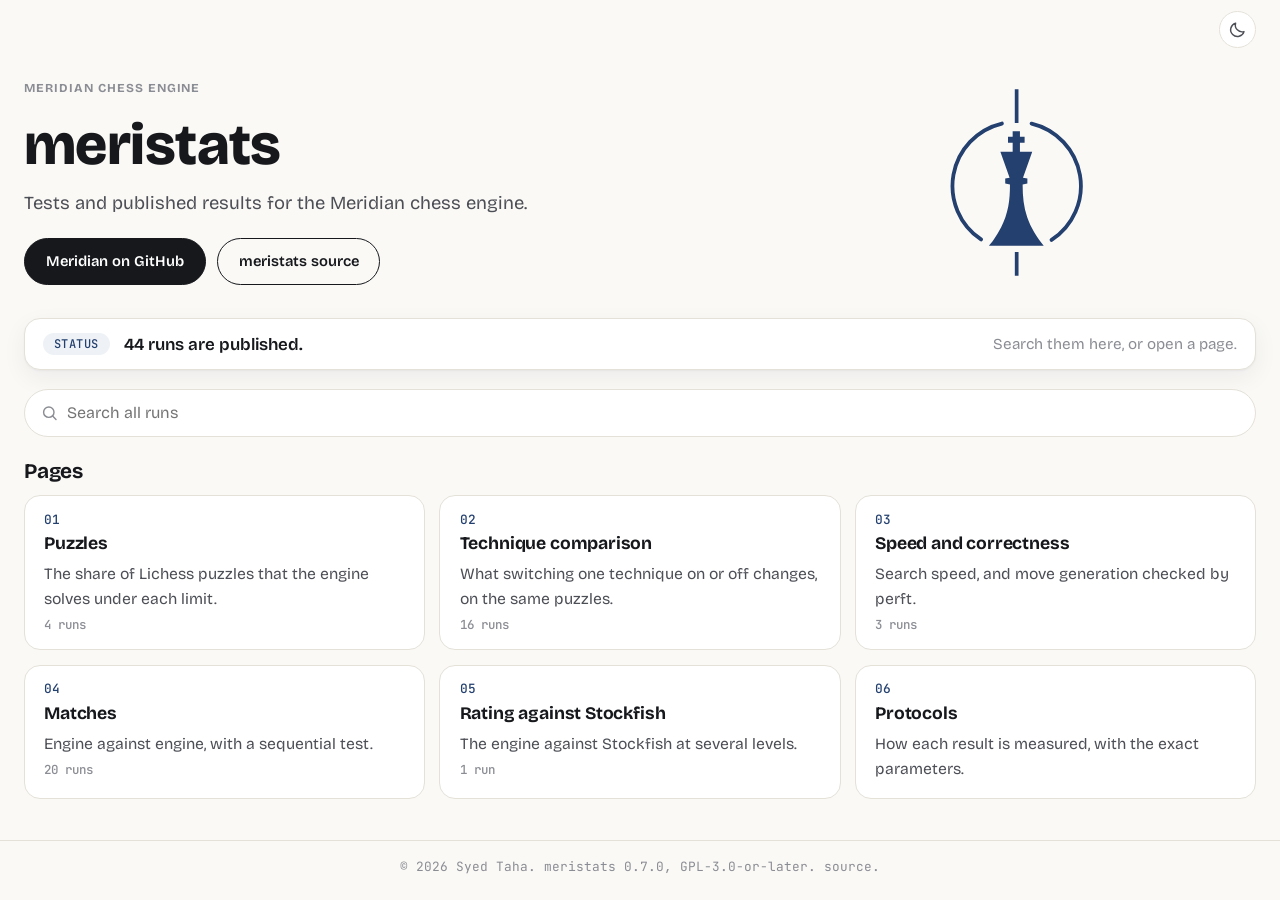
<file: index.html>
<!doctype html>
<html lang="en" data-theme="light" data-pref="system">
<head>
  <meta charset="utf-8">
  <meta name="viewport" content="width=device-width, initial-scale=1">
  <title>meristats</title>
  <meta name="description" content="Tests and published results for the Meridian chess engine.">
  <link rel="icon" href="assets/favicon.svg?v=4" type="image/svg+xml">
  <script>
    (function () {
      try {
        var pref = localStorage.getItem("theme-preference") || "system";
        var dark = pref === "dark" || (pref === "system" && window.matchMedia("(prefers-color-scheme: dark)").matches);
        document.documentElement.setAttribute("data-theme", dark ? "dark" : "light");
        document.documentElement.setAttribute("data-pref", pref);
      } catch (e) {}
    })();
  </script>
  <link rel="preconnect" href="https://fonts.googleapis.com">
  <link rel="preconnect" href="https://fonts.gstatic.com" crossorigin>
  <link href="https://fonts.googleapis.com/css2?family=Bricolage+Grotesque:opsz,wght@12..96,400;12..96,500;12..96,600;12..96,700;12..96,800&amp;family=JetBrains+Mono:wght@400;500&amp;display=swap" rel="stylesheet">
  <link rel="stylesheet" href="assets/style.css">
</head>
<body>
  <svg width="0" height="0" style="position:absolute" aria-hidden="true">
    <symbol id="mark" viewBox="38 20 62 90">
      <g fill="none" stroke="currentColor"><path stroke-width="1.6" d="M69.43 24.85V39.5M69.45 95.32V105.52"/><path stroke-width="1.64" stroke-linecap="round" d="M54.03 89.84A27.78 27.78 0 0 1 63.04 39.7M75.91 39.71A27.78 27.78 0 0 1 84.55 90.05"/></g>
      <path fill="currentColor" fill-rule="evenodd" d="M67.71 43L70.86 43L70.86 45.41L72.88 45.41L72.88 48L70.86 48L70.86 51.94L76.18 51.94L72.18 63.14L74.08 63.44L74.08 65.7L72.03 66.1L72.03 66.27C72.03 70.98 72.48 75.81 74.01 80.27C75.55 84.77 78.19 88.9 81.16 92.61L57.41 92.61C57.5 92.5 57.59 92.39 57.68 92.27C57.86 92.05 58.05 91.83 58.22 91.61C58.66 91.06 59.08 90.51 59.48 89.94C60.7 88.25 61.8 86.47 62.73 84.61C64.15 81.77 65.19 78.72 65.8 75.6C66.39 72.54 66.54 69.39 66.54 66.27L66.54 66.1L64.49 65.7L64.49 63.44L66.39 63.14L62.39 51.94L67.71 51.94L67.71 48L65.69 48L65.69 45.41L67.71 45.41L67.71 43Z"/>
    </symbol>
  </svg>

  <button class="theme-toggle" id="theme-toggle" type="button">
    <svg class="icon icon-sun" viewBox="0 0 24 24" fill="none" stroke="currentColor"
         stroke-width="1.8" stroke-linecap="round" aria-hidden="true">
      <circle cx="12" cy="12" r="4"/>
      <path d="M12 2v2M12 20v2M4.9 4.9l1.4 1.4M17.7 17.7l1.4 1.4M2 12h2M20 12h2M4.9 19.1l1.4-1.4M17.7 6.3l1.4-1.4"/>
    </svg>
    <svg class="icon icon-moon" viewBox="0 0 24 24" fill="none" stroke="currentColor"
         stroke-width="1.8" stroke-linecap="round" stroke-linejoin="round" aria-hidden="true">
      <path d="M20 14.5A8.5 8.5 0 0 1 9.5 4 8.5 8.5 0 1 0 20 14.5z"/>
    </svg>
  </button>

  <main>
    <div class="wrap">
      <section class="hero">
        <div>
          <p class="eyebrow">Meridian chess engine</p>
          <h1>meristats</h1>
          <p class="lede">Tests and published results for the Meridian chess engine.</p>
          <div class="actions">
            <a class="btn btn-fill" href="https://github.com/syedtaha22/meridian">Meridian on GitHub</a>
            <a class="btn btn-outline" href="https://github.com/syedtaha22/meristats">meristats source</a>
          </div>
        </div>
        <div class="emblem" aria-hidden="true">
          <svg class="mark" viewBox="0 0 62 90"><use href="#mark"/></svg>
        </div>
      </section>

      <section class="status" aria-label="Status">
        <span class="status-label">Status</span>
        <p>44 runs are published.</p>
        <span class="detail">Search them here, or open a page.</span>
      </section>

      <section class="site-search" aria-label="Search the runs">
        <label class="search big">
          <svg viewBox="0 0 24 24" fill="none" stroke="currentColor" stroke-width="1.8"
               stroke-linecap="round" aria-hidden="true"><circle cx="11" cy="11" r="6.5"/><path d="M20 20l-4.2-4.2"/></svg>
          <input type="search" id="site-search" placeholder="Search all runs" aria-label="Search all runs">
        </label>
        <ul class="hits" id="site-hits" hidden></ul>
        <script type="application/json" id="site-index">[{"label": "1.0.0 against 0.5.0, 50 ms", "page": "Matches", "href": "matches#run-20261018t182448z-match-f1946d27", "grade": "verified", "text": "score 51.2%"}, {"label": "1.6.0 against 1.5.0, 50 ms", "page": "Matches", "href": "matches#run-20261106t135154z-match-68600c78", "grade": "verified", "text": "score 62.7%"}, {"label": "1.6.0 against 1.5.0, 50000 nodes", "page": "Matches", "href": "matches#run-20261106t135108z-match-66726b84", "grade": "verified", "text": "score 74.7%"}, {"label": "Cycle 2026-10-31 07:12 UTC", "page": "Matches", "href": "matches#run-20261031t074236z-match-cded1bf4", "grade": "verified", "text": "score 50.0%"}, {"label": "Cycle 2026-10-31 07:53 UTC", "page": "Matches", "href": "matches#run-20261031t091415z-match-72ed38ac", "grade": "verified", "text": "score 52.3%"}, {"label": "Cycle 2026-10-31 09:33 UTC", "page": "Matches", "href": "matches#run-20261031t105452z-match-0deec538", "grade": "verified", "text": "score 50.4%"}, {"label": "Cycle 2026-10-31 11:22 UTC", "page": "Matches", "href": "matches#run-20261031t132325z-match-2d2e5eb8", "grade": "verified", "text": "score 51.5%"}, {"label": "Cycle 2026-10-31 13:35 UTC", "page": "Matches", "href": "matches#run-20261031t153736z-match-741cff99", "grade": "verified", "text": "score 50.6%"}, {"label": "Cycle 2026-10-31 16:04 UTC", "page": "Matches", "href": "matches#run-20261031t173359z-match-c02e7801", "grade": "verified", "text": "score 50.0%"}, {"label": "Cycle 2026-10-31 19:25 UTC", "page": "Matches", "href": "matches#run-20261031t233842z-match-04987590", "grade": "verified", "text": "score 52.0%"}, {"label": "Cycle 2026-10-31 23:46 UTC", "page": "Matches", "href": "matches#run-20261101t032616z-match-34f78bde", "grade": "verified", "text": "score 50.6%"}, {"label": "Cycle 2026-11-01 21:53 UTC", "page": "Matches", "href": "matches#run-20261102t035633z-match-141a6223", "grade": "verified", "text": "score 51.2%"}, {"label": "Night 2026-10-23", "page": "Matches", "href": "matches#run-20261023t183941z-match-1b5821c5", "grade": "verified", "text": "score 50.2%"}, {"label": "Night 2026-10-24", "page": "Matches", "href": "matches#run-20261024t184156z-match-02d8e446", "grade": "verified", "text": "score 50.0%"}, {"label": "Night 2026-10-25", "page": "Matches", "href": "matches#run-20261025t202805z-match-99c91e0c", "grade": "verified", "text": "score 50.7%"}, {"label": "Night 2026-10-26", "page": "Matches", "href": "matches#run-20261026t195313z-match-e954d20e", "grade": "verified", "text": "score 51.5%"}, {"label": "Night 2026-10-27", "page": "Matches", "href": "matches#run-20261027t191902z-match-87774a03", "grade": "verified", "text": "score 51.5%"}, {"label": "Night 2026-10-28", "page": "Matches", "href": "matches#run-20261028t193620z-match-05943cf2", "grade": "verified", "text": "score 49.3%"}, {"label": "Night 2026-10-29", "page": "Matches", "href": "matches#run-20261029t201250z-match-956701aa", "grade": "verified", "text": "score 49.4%"}, {"label": "Night 2026-10-30", "page": "Matches", "href": "matches#run-20261030t200240z-match-7c77ffd9", "grade": "verified", "text": "score 49.5%"}, {"label": "Perft", "page": "Speed and correctness", "href": "speed#run-20261018t152122z-rules-3f83bc41", "grade": "verified", "text": "all counts correct yes"}, {"label": "Search, depths 1 to 6", "page": "Speed and correctness", "href": "speed#run-20261018t152255z-search-nodes-9d7ae7a3", "grade": "verified", "text": "search-nodes"}, {"label": "Search, depths 7 to 10", "page": "Speed and correctness", "href": "speed#run-20261018t152409z-search-nodes-a43f69e9", "grade": "verified", "text": "search-nodes"}, {"label": "20,000 nodes", "page": "Puzzles", "href": "steps#run-20261018t152925z-puzzles-1d60cea0", "grade": "verified", "text": "solved 93.3%"}, {"label": "20,000 nodes, 200,000 puzzles (base of the techniques)", "page": "Puzzles", "href": "steps#run-20261018t194649z-puzzles-65e441ed", "grade": "verified", "text": "solved 93.4%"}, {"label": "50 ms per move", "page": "Puzzles", "href": "steps#run-20261018t173114z-puzzles-7a3c11c3", "grade": "verified", "text": "solved 96.2%"}, {"label": "Depth 6", "page": "Puzzles", "href": "steps#run-20261018t160546z-puzzles-5a108ba8", "grade": "verified", "text": "solved 92.8%"}, {"label": "1.0.0 against Stockfish 19, 1 s", "page": "Rating against Stockfish", "href": "stockfish#run-20261018t183852z-ladder-7d3cb442", "grade": "verified", "text": "rating 3005"}, {"label": "network+aspiration=0", "page": "Technique comparison", "href": "techniques#run-20261018t224620z-compare-8ee31762", "grade": "verified", "text": "change -0.16 points"}, {"label": "network+check_extension=0", "page": "Technique comparison", "href": "techniques#run-20261018t224621z-compare-43d4dc48", "grade": "verified", "text": "change -0.77 points"}, {"label": "network+correction_history=0", "page": "Technique comparison", "href": "techniques#run-20261018t224611z-compare-a7aad0cd", "grade": "verified", "text": "change +0.01 points"}, {"label": "network+counter_history=0", "page": "Technique comparison", "href": "techniques#run-20261018t224622z-compare-3dff963c", "grade": "verified", "text": "change -0.04 points"}, {"label": "network+delta_pruning", "page": "Technique comparison", "href": "techniques#run-20261018t224618z-compare-e5a23eac", "grade": "verified", "text": "change +0.04 points"}, {"label": "network+futility=0", "page": "Technique comparison", "href": "techniques#run-20261018t224604z-compare-b73b7eed", "grade": "verified", "text": "change -1.09 points"}, {"label": "network+iir", "page": "Technique comparison", "href": "techniques#run-20261018t224615z-compare-4460bd79", "grade": "verified", "text": "change -0.01 points"}, {"label": "network+killers_history=0", "page": "Technique comparison", "href": "techniques#run-20261018t224624z-compare-b60c06b8", "grade": "verified", "text": "change -1.20 points"}, {"label": "network+late_move_pruning", "page": "Technique comparison", "href": "techniques#run-20261018t224614z-compare-9585ccb8", "grade": "verified", "text": "change +0.22 points"}, {"label": "network+lmr=0", "page": "Technique comparison", "href": "techniques#run-20261018t224607z-compare-8537a32d", "grade": "verified", "text": "change -0.28 points"}, {"label": "network+null_move=0", "page": "Technique comparison", "href": "techniques#run-20261018t224605z-compare-d4132e81", "grade": "verified", "text": "change -0.15 points"}, {"label": "network+probcut=0", "page": "Technique comparison", "href": "techniques#run-20261018t224610z-compare-2f13327e", "grade": "verified", "text": "change -0.05 points"}, {"label": "network+razoring", "page": "Technique comparison", "href": "techniques#run-20261018t224613z-compare-0404643a", "grade": "verified", "text": "change -0.30 points"}, {"label": "network+reverse_futility=0", "page": "Technique comparison", "href": "techniques#run-20261018t224603z-compare-2b5d5ba0", "grade": "verified", "text": "change +0.13 points"}, {"label": "network+see=0", "page": "Technique comparison", "href": "techniques#run-20261018t224608z-compare-6f78f172", "grade": "verified", "text": "change -0.67 points"}, {"label": "network+singular", "page": "Technique comparison", "href": "techniques#run-20261018t224617z-compare-93c29048", "grade": "verified", "text": "change -0.02 points"}]</script>
      </section>

      <section aria-labelledby="pages">
        <h2 id="pages">Pages</h2>
        <div class="card-grid">
          <a class="card" href="steps"><div class="num">01</div><h3>Puzzles</h3><p>The share of Lichess puzzles that the engine solves under each limit.</p><span class="card-count">4 runs</span></a>
          <a class="card" href="techniques"><div class="num">02</div><h3>Technique comparison</h3><p>What switching one technique on or off changes, on the same puzzles.</p><span class="card-count">16 runs</span></a>
          <a class="card" href="speed"><div class="num">03</div><h3>Speed and correctness</h3><p>Search speed, and move generation checked by perft.</p><span class="card-count">3 runs</span></a>
          <a class="card" href="matches"><div class="num">04</div><h3>Matches</h3><p>Engine against engine, with a sequential test.</p><span class="card-count">20 runs</span></a>
          <a class="card" href="stockfish"><div class="num">05</div><h3>Rating against Stockfish</h3><p>The engine against Stockfish at several levels.</p><span class="card-count">1 run</span></a>
          <a class="card" href="protocols"><div class="num">06</div><h3>Protocols</h3><p>How each result is measured, with the exact parameters.</p></a>
        </div>
      </section>
    </div>

  </main>

  <footer class="site-footer">
    <div class="wrap">
      &copy; 2026 Syed Taha. meristats 0.7.0, GPL-3.0-or-later.
      <a href="https://github.com/syedtaha22/meristats">source</a>.
    </div>
  </footer>

  <script src="assets/site.js" defer></script>
  <script>
    (function () {
      var button = document.getElementById("theme-toggle");
      var media = window.matchMedia("(prefers-color-scheme: dark)");

      function read() {
        try { return localStorage.getItem("theme-preference") || "system"; } catch (e) { return "system"; }
      }

      function isDark(pref) {
        return pref === "dark" || (pref === "system" && media.matches);
      }

      function apply(pref) {
        var dark = isDark(pref);
        document.documentElement.setAttribute("data-theme", dark ? "dark" : "light");
        document.documentElement.setAttribute("data-pref", pref);
        button.setAttribute("aria-label", dark ? "Switch to light theme" : "Switch to dark theme");
      }

      button.addEventListener("click", function () {
        var next = isDark(read()) ? "light" : "dark";
        try { localStorage.setItem("theme-preference", next); } catch (e) {}
        apply(next);
      });

      media.addEventListener("change", function () {
        if (read() === "system") { apply("system"); }
      });

      apply(read());
    })();
  </script>
</body>
</html>
</file>
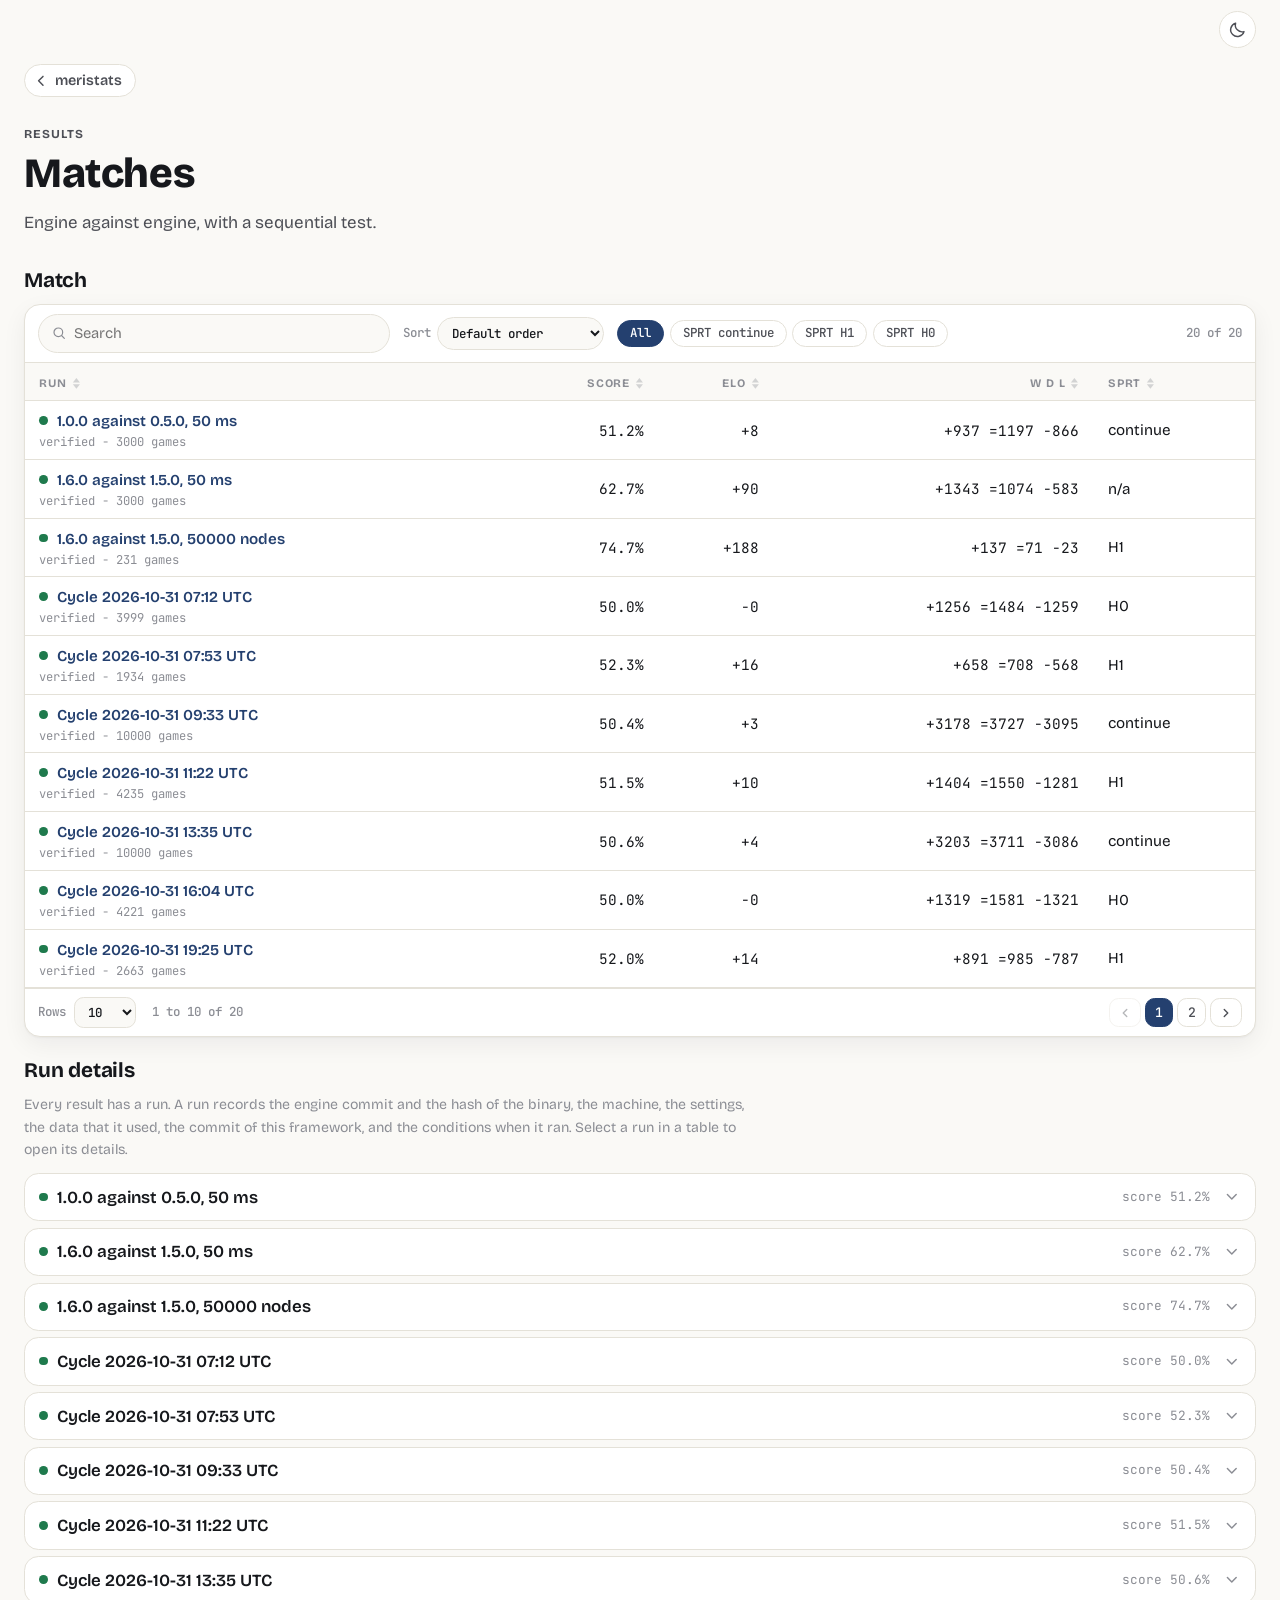
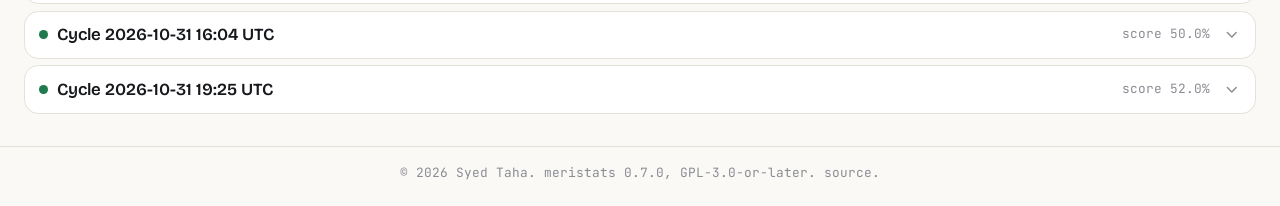
<file: matches.html>
<!doctype html>
<html lang="en" data-theme="light" data-pref="system">
<head>
  <meta charset="utf-8">
  <meta name="viewport" content="width=device-width, initial-scale=1">
  <title>Matches - meristats</title>
  <meta name="description" content="Engine against engine, with a sequential test.">
  <link rel="icon" href="assets/favicon.svg?v=4" type="image/svg+xml">
  <script>
    (function () {
      try {
        var pref = localStorage.getItem("theme-preference") || "system";
        var dark = pref === "dark" || (pref === "system" && window.matchMedia("(prefers-color-scheme: dark)").matches);
        document.documentElement.setAttribute("data-theme", dark ? "dark" : "light");
        document.documentElement.setAttribute("data-pref", pref);
      } catch (e) {}
    })();
  </script>
  <link rel="preconnect" href="https://fonts.googleapis.com">
  <link rel="preconnect" href="https://fonts.gstatic.com" crossorigin>
  <link href="https://fonts.googleapis.com/css2?family=Bricolage+Grotesque:opsz,wght@12..96,400;12..96,500;12..96,600;12..96,700;12..96,800&amp;family=JetBrains+Mono:wght@400;500&amp;display=swap" rel="stylesheet">
  <link rel="stylesheet" href="assets/style.css">
</head>
<body>
  <svg width="0" height="0" style="position:absolute" aria-hidden="true">
    <symbol id="mark" viewBox="38 20 62 90">
      <g fill="none" stroke="currentColor"><path stroke-width="1.6" d="M69.43 24.85V39.5M69.45 95.32V105.52"/><path stroke-width="1.64" stroke-linecap="round" d="M54.03 89.84A27.78 27.78 0 0 1 63.04 39.7M75.91 39.71A27.78 27.78 0 0 1 84.55 90.05"/></g>
      <path fill="currentColor" fill-rule="evenodd" d="M67.71 43L70.86 43L70.86 45.41L72.88 45.41L72.88 48L70.86 48L70.86 51.94L76.18 51.94L72.18 63.14L74.08 63.44L74.08 65.7L72.03 66.1L72.03 66.27C72.03 70.98 72.48 75.81 74.01 80.27C75.55 84.77 78.19 88.9 81.16 92.61L57.41 92.61C57.5 92.5 57.59 92.39 57.68 92.27C57.86 92.05 58.05 91.83 58.22 91.61C58.66 91.06 59.08 90.51 59.48 89.94C60.7 88.25 61.8 86.47 62.73 84.61C64.15 81.77 65.19 78.72 65.8 75.6C66.39 72.54 66.54 69.39 66.54 66.27L66.54 66.1L64.49 65.7L64.49 63.44L66.39 63.14L62.39 51.94L67.71 51.94L67.71 48L65.69 48L65.69 45.41L67.71 45.41L67.71 43Z"/>
    </symbol>
  </svg>

  <button class="theme-toggle" id="theme-toggle" type="button">
    <svg class="icon icon-sun" viewBox="0 0 24 24" fill="none" stroke="currentColor"
         stroke-width="1.8" stroke-linecap="round" aria-hidden="true">
      <circle cx="12" cy="12" r="4"/>
      <path d="M12 2v2M12 20v2M4.9 4.9l1.4 1.4M17.7 17.7l1.4 1.4M2 12h2M20 12h2M4.9 19.1l1.4-1.4M17.7 6.3l1.4-1.4"/>
    </svg>
    <svg class="icon icon-moon" viewBox="0 0 24 24" fill="none" stroke="currentColor"
         stroke-width="1.8" stroke-linecap="round" stroke-linejoin="round" aria-hidden="true">
      <path d="M20 14.5A8.5 8.5 0 0 1 9.5 4 8.5 8.5 0 1 0 20 14.5z"/>
    </svg>
  </button>

  <main>
<div class="wrap" id="top"><a class="back" href="./"><svg viewBox="0 0 24 24" fill="none" stroke="currentColor" stroke-width="2" stroke-linecap="round" stroke-linejoin="round" aria-hidden="true"><path d="M15 6l-6 6 6 6"/></svg>meristats</a><section class="page-head"><p class="eyebrow">Results</p><h1>Matches</h1><p>Engine against engine, with a sequential test.</p></section><section><h2>Match</h2><div class="panel" data-table><div class="toolbar"><label class="search"><svg viewBox="0 0 24 24" fill="none" stroke="currentColor" stroke-width="1.8" stroke-linecap="round" aria-hidden="true"><circle cx="11" cy="11" r="6.5"/><path d="M20 20l-4.2-4.2"/></svg><input type="search" placeholder="Search" aria-label="Search the table"></label><label class="sort"><span>Sort</span><select aria-label="Sort the table"><option value="">Default order</option><option value="0:asc">Run, A to Z</option><option value="0:desc">Run, Z to A</option><option value="1:asc">Score, low to high</option><option value="1:desc">Score, high to low</option><option value="2:asc">Elo, low to high</option><option value="2:desc">Elo, high to low</option><option value="3:asc">W D L, low to high</option><option value="3:desc">W D L, high to low</option><option value="4:asc">SPRT, A to Z</option><option value="4:desc">SPRT, Z to A</option></select></label><div class="chips" data-filter="group" role="group" aria-label="Test"><button type="button" class="chip on" data-value="">All</button><button type="button" class="chip" data-value="SPRT continue">SPRT continue</button><button type="button" class="chip" data-value="SPRT H1">SPRT H1</button><button type="button" class="chip" data-value="SPRT H0">SPRT H0</button></div><span class="count" aria-live="polite">20 of 20</span></div><div class="table-wrap"><table class="results"><thead><tr><th scope="col" data-sort="text" class=""><button type="button">Run<svg class="sort-icon" viewBox="0 0 10 14" aria-hidden="true"><path class="up" d="M5 1 9 6H1z"/><path class="down" d="M5 13 1 8h8z"/></svg></button></th><th scope="col" data-sort="num" class="num"><button type="button">Score<svg class="sort-icon" viewBox="0 0 10 14" aria-hidden="true"><path class="up" d="M5 1 9 6H1z"/><path class="down" d="M5 13 1 8h8z"/></svg></button></th><th scope="col" data-sort="num" class="num"><button type="button">Elo<svg class="sort-icon" viewBox="0 0 10 14" aria-hidden="true"><path class="up" d="M5 1 9 6H1z"/><path class="down" d="M5 13 1 8h8z"/></svg></button></th><th scope="col" data-sort="num" class="num"><button type="button">W D L<svg class="sort-icon" viewBox="0 0 10 14" aria-hidden="true"><path class="up" d="M5 1 9 6H1z"/><path class="down" d="M5 13 1 8h8z"/></svg></button></th><th scope="col" data-sort="text" class=""><button type="button">SPRT<svg class="sort-icon" viewBox="0 0 10 14" aria-hidden="true"><path class="up" d="M5 1 9 6H1z"/><path class="down" d="M5 13 1 8h8z"/></svg></button></th></tr></thead><tbody><tr data-run="run-20261018t182448z-match-f1946d27" data-grade="verified" data-group="SPRT continue" data-search="1.0.0 against 0.5.0, 50 ms default vs default match verified sprt continue 1.0.0 against 0.5.0, 50 ms verified - 3000 games 51.2% +8 +937 =1197 -866 continue"><td class="" data-sort="1.0.0 against 0.5.0, 50 ms"><span class="main"><span class="dot dot-verified" title="verified"></span><a class="run-link" href="#run-20261018t182448z-match-f1946d27">1.0.0 against 0.5.0, 50 ms</a></span><span class="small">verified - 3000 games</span></td><td class="num" data-sort="0.5118333333333334">51.2%</td><td class="num" data-sort="8.224177904588114">+8</td><td class="num" data-sort="937">+937 =1197 -866</td><td class="" data-sort="continue">continue</td></tr><tr data-run="run-20261106t135154z-match-68600c78" data-grade="verified" data-group="" data-search="1.6.0 against 1.5.0, 50 ms default vs default match verified  1.6.0 against 1.5.0, 50 ms verified - 3000 games 62.7% +90 +1343 =1074 -583 n/a"><td class="" data-sort="1.6.0 against 1.5.0, 50 ms"><span class="main"><span class="dot dot-verified" title="verified"></span><a class="run-link" href="#run-20261106t135154z-match-68600c78">1.6.0 against 1.5.0, 50 ms</a></span><span class="small">verified - 3000 games</span></td><td class="num" data-sort="0.6266666666666667">62.7%</td><td class="num" data-sort="89.9759306373993">+90</td><td class="num" data-sort="1343">+1343 =1074 -583</td><td class="" data-sort="n/a">n/a</td></tr><tr data-run="run-20261106t135108z-match-66726b84" data-grade="verified" data-group="SPRT H1" data-search="1.6.0 against 1.5.0, 50000 nodes default vs default match verified sprt h1 1.6.0 against 1.5.0, 50000 nodes verified - 231 games 74.7% +188 +137 =71 -23 h1"><td class="" data-sort="1.6.0 against 1.5.0, 50000 nodes"><span class="main"><span class="dot dot-verified" title="verified"></span><a class="run-link" href="#run-20261106t135108z-match-66726b84">1.6.0 against 1.5.0, 50000 nodes</a></span><span class="small">verified - 231 games</span></td><td class="num" data-sort="0.7467532467532467">74.7%</td><td class="num" data-sort="187.85329333084496">+188</td><td class="num" data-sort="137">+137 =71 -23</td><td class="" data-sort="H1">H1</td></tr><tr data-run="run-20261031t074236z-match-cded1bf4" data-grade="verified" data-group="SPRT H0" data-search="cycle 2026-10-31 07:12 utc default vs default match verified sprt h0 cycle 2026-10-31 07:12 utc verified - 3999 games 50.0% -0 +1256 =1484 -1259 h0"><td class="" data-sort="cycle 2026-10-31 07:12 utc"><span class="main"><span class="dot dot-verified" title="verified"></span><a class="run-link" href="#run-20261031t074236z-match-cded1bf4">Cycle 2026-10-31 07:12 UTC</a></span><span class="small">verified - 3999 games</span></td><td class="num" data-sort="0.49962490622655664">50.0%</td><td class="num" data-sort="-0.2606418984991443">-0</td><td class="num" data-sort="1256">+1256 =1484 -1259</td><td class="" data-sort="H0">H0</td></tr><tr data-run="run-20261031t091415z-match-72ed38ac" data-grade="verified" data-group="SPRT H1" data-search="cycle 2026-10-31 07:53 utc default vs default match verified sprt h1 cycle 2026-10-31 07:53 utc verified - 1934 games 52.3% +16 +658 =708 -568 h1"><td class="" data-sort="cycle 2026-10-31 07:53 utc"><span class="main"><span class="dot dot-verified" title="verified"></span><a class="run-link" href="#run-20261031t091415z-match-72ed38ac">Cycle 2026-10-31 07:53 UTC</a></span><span class="small">verified - 1934 games</span></td><td class="num" data-sort="0.5232678386763185">52.3%</td><td class="num" data-sort="16.179836580060417">+16</td><td class="num" data-sort="658">+658 =708 -568</td><td class="" data-sort="H1">H1</td></tr><tr data-run="run-20261031t105452z-match-0deec538" data-grade="verified" data-group="SPRT continue" data-search="cycle 2026-10-31 09:33 utc default vs default match verified sprt continue cycle 2026-10-31 09:33 utc verified - 10000 games 50.4% +3 +3178 =3727 -3095 continue"><td class="" data-sort="cycle 2026-10-31 09:33 utc"><span class="main"><span class="dot dot-verified" title="verified"></span><a class="run-link" href="#run-20261031t105452z-match-0deec538">Cycle 2026-10-31 09:33 UTC</a></span><span class="small">verified - 10000 games</span></td><td class="num" data-sort="0.50415">50.4%</td><td class="num" data-sort="2.8837815822918715">+3</td><td class="num" data-sort="3178">+3178 =3727 -3095</td><td class="" data-sort="continue">continue</td></tr><tr data-run="run-20261031t132325z-match-2d2e5eb8" data-grade="verified" data-group="SPRT H1" data-search="cycle 2026-10-31 11:22 utc default vs default match verified sprt h1 cycle 2026-10-31 11:22 utc verified - 4235 games 51.5% +10 +1404 =1550 -1281 h1"><td class="" data-sort="cycle 2026-10-31 11:22 utc"><span class="main"><span class="dot dot-verified" title="verified"></span><a class="run-link" href="#run-20261031t132325z-match-2d2e5eb8">Cycle 2026-10-31 11:22 UTC</a></span><span class="small">verified - 4235 games</span></td><td class="num" data-sort="0.5145218417945691">51.5%</td><td class="num" data-sort="10.093647969206986">+10</td><td class="num" data-sort="1404">+1404 =1550 -1281</td><td class="" data-sort="H1">H1</td></tr><tr data-run="run-20261031t153736z-match-741cff99" data-grade="verified" data-group="SPRT continue" data-search="cycle 2026-10-31 13:35 utc default vs default match verified sprt continue cycle 2026-10-31 13:35 utc verified - 10000 games 50.6% +4 +3203 =3711 -3086 continue"><td class="" data-sort="cycle 2026-10-31 13:35 utc"><span class="main"><span class="dot dot-verified" title="verified"></span><a class="run-link" href="#run-20261031t153736z-match-741cff99">Cycle 2026-10-31 13:35 UTC</a></span><span class="small">verified - 10000 games</span></td><td class="num" data-sort="0.50585">50.6%</td><td class="num" data-sort="4.065181851634128">+4</td><td class="num" data-sort="3203">+3203 =3711 -3086</td><td class="" data-sort="continue">continue</td></tr><tr data-run="run-20261031t173359z-match-c02e7801" data-grade="verified" data-group="SPRT H0" data-search="cycle 2026-10-31 16:04 utc default vs default match verified sprt h0 cycle 2026-10-31 16:04 utc verified - 4221 games 50.0% -0 +1319 =1581 -1321 h0"><td class="" data-sort="cycle 2026-10-31 16:04 utc"><span class="main"><span class="dot dot-verified" title="verified"></span><a class="run-link" href="#run-20261031t173359z-match-c02e7801">Cycle 2026-10-31 16:04 UTC</a></span><span class="small">verified - 4221 games</span></td><td class="num" data-sort="0.49976308931532815">50.0%</td><td class="num" data-sort="-0.16462241721062867">-0</td><td class="num" data-sort="1319">+1319 =1581 -1321</td><td class="" data-sort="H0">H0</td></tr><tr data-run="run-20261031t233842z-match-04987590" data-grade="verified" data-group="SPRT H1" data-search="cycle 2026-10-31 19:25 utc default vs default match verified sprt h1 cycle 2026-10-31 19:25 utc verified - 2663 games 52.0% +14 +891 =985 -787 h1"><td class="" data-sort="cycle 2026-10-31 19:25 utc"><span class="main"><span class="dot dot-verified" title="verified"></span><a class="run-link" href="#run-20261031t233842z-match-04987590">Cycle 2026-10-31 19:25 UTC</a></span><span class="small">verified - 2663 games</span></td><td class="num" data-sort="0.5195268494179497">52.0%</td><td class="num" data-sort="13.575549301506602">+14</td><td class="num" data-sort="891">+891 =985 -787</td><td class="" data-sort="H1">H1</td></tr><tr data-run="run-20261101t032616z-match-34f78bde" data-grade="verified" data-group="SPRT continue" data-search="cycle 2026-10-31 23:46 utc default vs default match verified sprt continue cycle 2026-10-31 23:46 utc verified - 10000 games 50.6% +4 +3207 =3705 -3088 continue"><td class="" data-sort="cycle 2026-10-31 23:46 utc"><span class="main"><span class="dot dot-verified" title="verified"></span><a class="run-link" href="#run-20261101t032616z-match-34f78bde">Cycle 2026-10-31 23:46 UTC</a></span><span class="small">verified - 10000 games</span></td><td class="num" data-sort="0.50595">50.6%</td><td class="num" data-sort="4.134678645703995">+4</td><td class="num" data-sort="3207">+3207 =3705 -3088</td><td class="" data-sort="continue">continue</td></tr><tr data-run="run-20261102t035633z-match-141a6223" data-grade="verified" data-group="SPRT H1" data-search="cycle 2026-11-01 21:53 utc default vs default match verified sprt h1 cycle 2026-11-01 21:53 utc verified - 5444 games 51.2% +9 +1768 =2044 -1632 h1"><td class="" data-sort="cycle 2026-11-01 21:53 utc"><span class="main"><span class="dot dot-verified" title="verified"></span><a class="run-link" href="#run-20261102t035633z-match-141a6223">Cycle 2026-11-01 21:53 UTC</a></span><span class="small">verified - 5444 games</span></td><td class="num" data-sort="0.5124908155767818">51.2%</td><td class="num" data-sort="8.681313898072325">+9</td><td class="num" data-sort="1768">+1768 =2044 -1632</td><td class="" data-sort="H1">H1</td></tr><tr data-run="run-20261023t183941z-match-1b5821c5" data-grade="verified" data-group="SPRT H0" data-search="night 2026-10-23 default vs default match verified sprt h0 night 2026-10-23 verified - 6089 games 50.2% +1 +1954 =2204 -1931 h0"><td class="" data-sort="night 2026-10-23"><span class="main"><span class="dot dot-verified" title="verified"></span><a class="run-link" href="#run-20261023t183941z-match-1b5821c5">Night 2026-10-23</a></span><span class="small">verified - 6089 games</span></td><td class="num" data-sort="0.5018886516669404">50.2%</td><td class="num" data-sort="1.3123758371955607">+1</td><td class="num" data-sort="1954">+1954 =2204 -1931</td><td class="" data-sort="H0">H0</td></tr><tr data-run="run-20261024t184156z-match-02d8e446" data-grade="verified" data-group="SPRT H0" data-search="night 2026-10-24 default vs default match verified sprt h0 night 2026-10-24 verified - 4335 games 50.0% -0 +1365 =1604 -1366 h0"><td class="" data-sort="night 2026-10-24"><span class="main"><span class="dot dot-verified" title="verified"></span><a class="run-link" href="#run-20261024t184156z-match-02d8e446">Night 2026-10-24</a></span><span class="small">verified - 4335 games</span></td><td class="num" data-sort="0.49988465974625146">50.0%</td><td class="num" data-sort="-0.08014661861256184">-0</td><td class="num" data-sort="1365">+1365 =1604 -1366</td><td class="" data-sort="H0">H0</td></tr><tr data-run="run-20261025t202805z-match-99c91e0c" data-grade="verified" data-group="SPRT continue" data-search="night 2026-10-25 default vs default match verified sprt continue night 2026-10-25 verified - 9636 games 50.7% +5 +3156 =3468 -3012 continue"><td class="" data-sort="night 2026-10-25"><span class="main"><span class="dot dot-verified" title="verified"></span><a class="run-link" href="#run-20261025t202805z-match-99c91e0c">Night 2026-10-25</a></span><span class="small">verified - 9636 games</span></td><td class="num" data-sort="0.5074719800747198">50.7%</td><td class="num" data-sort="5.192450096920033">+5</td><td class="num" data-sort="3156">+3156 =3468 -3012</td><td class="" data-sort="continue">continue</td></tr><tr data-run="run-20261026t195313z-match-e954d20e" data-grade="verified" data-group="SPRT continue" data-search="night 2026-10-26 default vs default match verified sprt continue night 2026-10-26 verified - 3979 games 51.5% +10 +1332 =1433 -1214 continue"><td class="" data-sort="night 2026-10-26"><span class="main"><span class="dot dot-verified" title="verified"></span><a class="run-link" href="#run-20261026t195313z-match-e954d20e">Night 2026-10-26</a></span><span class="small">verified - 3979 games</span></td><td class="num" data-sort="0.5148278461925107">51.5%</td><td class="num" data-sort="10.306464931637239">+10</td><td class="num" data-sort="1332">+1332 =1433 -1214</td><td class="" data-sort="continue">continue</td></tr><tr data-run="run-20261027t191902z-match-87774a03" data-grade="verified" data-group="SPRT H1" data-search="night 2026-10-27 default vs default match verified sprt h1 night 2026-10-27 verified - 4315 games 51.5% +10 +1441 =1561 -1313 h1"><td class="" data-sort="night 2026-10-27"><span class="main"><span class="dot dot-verified" title="verified"></span><a class="run-link" href="#run-20261027t191902z-match-87774a03">Night 2026-10-27</a></span><span class="small">verified - 4315 games</span></td><td class="num" data-sort="0.5148319814600232">51.5%</td><td class="num" data-sort="10.309340939856181">+10</td><td class="num" data-sort="1441">+1441 =1561 -1313</td><td class="" data-sort="H1">H1</td></tr><tr data-run="run-20261028t193620z-match-05943cf2" data-grade="verified" data-group="SPRT H0" data-search="night 2026-10-28 default vs default match verified sprt h0 night 2026-10-28 verified - 2106 games 49.3% -5 +649 =778 -679 h0"><td class="" data-sort="night 2026-10-28"><span class="main"><span class="dot dot-verified" title="verified"></span><a class="run-link" href="#run-20261028t193620z-match-05943cf2">Night 2026-10-28</a></span><span class="small">verified - 2106 games</span></td><td class="num" data-sort="0.4928774928774929">49.3%</td><td class="num" data-sort="-4.949559672039433">-5</td><td class="num" data-sort="649">+649 =778 -679</td><td class="" data-sort="H0">H0</td></tr><tr data-run="run-20261029t201250z-match-956701aa" data-grade="verified" data-group="SPRT H0" data-search="night 2026-10-29 default vs default match verified sprt h0 night 2026-10-29 verified - 2419 games 49.4% -4 +772 =845 -802 h0"><td class="" data-sort="night 2026-10-29"><span class="main"><span class="dot dot-verified" title="verified"></span><a class="run-link" href="#run-20261029t201250z-match-956701aa">Night 2026-10-29</a></span><span class="small">verified - 2419 games</span></td><td class="num" data-sort="0.4937990905332782">49.4%</td><td class="num" data-sort="-4.309054149934467">-4</td><td class="num" data-sort="772">+772 =845 -802</td><td class="" data-sort="H0">H0</td></tr><tr data-run="run-20261030t200240z-match-7c77ffd9" data-grade="verified" data-group="SPRT H0" data-search="night 2026-10-30 default vs default match verified sprt h0 night 2026-10-30 verified - 2617 games 49.5% -3 +808 =977 -832 h0"><td class="" data-sort="night 2026-10-30"><span class="main"><span class="dot dot-verified" title="verified"></span><a class="run-link" href="#run-20261030t200240z-match-7c77ffd9">Night 2026-10-30</a></span><span class="small">verified - 2617 games</span></td><td class="num" data-sort="0.4954145968666412">49.5%</td><td class="num" data-sort="-3.1863537750290516">-3</td><td class="num" data-sort="808">+808 =977 -832</td><td class="" data-sort="H0">H0</td></tr></tbody></table><p class="empty" hidden>Nothing matches.</p></div><div class="pager" hidden><label class="per-page">Rows<select aria-label="Rows per page"><option value="10">10</option><option value="25">25</option><option value="50">50</option><option value="100">100</option></select></label><span class="range" aria-live="polite"></span><nav class="pages" aria-label="Pages"></nav></div></div></section><section><h2>Run details</h2><p class="note">Every result has a run. A run records the engine commit and the hash of the binary, the machine, the settings, the data that it used, the commit of this framework, and the conditions when it ran. Select a run in a table to open its details.</p><div class="runs" data-runs><details class="run" id="run-20261018t182448z-match-f1946d27" data-run="run-20261018t182448z-match-f1946d27"><summary><span class="run-name"><span class="dot dot-verified" title="verified"></span>1.0.0 against 0.5.0, 50 ms</span><span class="run-meta">score 51.2%</span><svg class="chev" viewBox="0 0 24 24" fill="none" stroke="currentColor" stroke-width="2" stroke-linecap="round" stroke-linejoin="round" aria-hidden="true"><path d="M6 9l6 6 6-6"/></svg></summary><div class="run-body"><table class="facts"><tbody><tr class="group"><th colspan="2">Result</th></tr><tr><th scope="row">Games</th><td>3000</td></tr><tr><th scope="row">Wins, draws, losses</th><td>+937 =1197 -866</td></tr><tr><th scope="row">Score</th><td>51.2%</td></tr><tr><th scope="row">Elo</th><td>+8</td></tr><tr><th scope="row">SPRT, meristats</th><td>continue</td></tr><tr><th scope="row">SPRT, fastchess</th><td>continue</td></tr></tbody><tbody><tr class="group"><th colspan="2">Run</th></tr><tr><th scope="row">Run</th><td>20261018T182448Z-match-f1946d27</td></tr><tr><th scope="row">Protocol</th><td>match version 2</td></tr><tr><th scope="row">Grade</th><td><span class="badge">verified</span> Made from a clean state.</td></tr><tr><th scope="row">Started</th><td>2026-10-18T18:24:48Z</td></tr><tr><th scope="row">Config</th><td>default vs default</td></tr><tr><th scope="row">Limits</th><td>b_engine_id: 2<br>concurrency: 16<br>eval_files: {}<br>limit: {&#x27;st&#x27;: 0.05}<br>options_a: {&#x27;Hash&#x27;: 16, &#x27;MoveOverhead&#x27;: 0, &#x27;Threads&#x27;: 1}<br>options_b: {&#x27;Hash&#x27;: 16, &#x27;MoveOverhead&#x27;: 0, &#x27;Threads&#x27;: 1}<br>rounds: 1500<br>seed: 1<br>sprt: {&#x27;alpha&#x27;: 0.05, &#x27;beta&#x27;: 0.05, &#x27;elo0&#x27;: 0.0, &#x27;elo1&#x27;: 10.0}</td></tr></tbody><tbody><tr class="group"><th colspan="2">Engine</th></tr><tr><th scope="row">Commit</th><td><a href="https://github.com/syedtaha22/meridian/commit/1851d6012c88bce34a22c686608aade01338e2e7">1851d6012c88</a></td></tr><tr><th scope="row">Binary</th><td>7f83e651ee5e45a40d59fa69de6af48ca6f62c56aa0a31c0e30a561213eb9b9a</td></tr><tr><th scope="row">Name</th><td>Meridian 1.0.0</td></tr></tbody><tbody><tr class="group"><th colspan="2">Data</th></tr><tr><th scope="row">Dataset</th><td>opening-book 5835239f88cc</td></tr></tbody><tbody><tr class="group"><th colspan="2">Machine</th></tr><tr><th scope="row">CPU</th><td>13th Gen Intel(R) Core(TM) i9-13900HX, 32 logical CPUs</td></tr><tr><th scope="row">Kernel</th><td>7.0.0-38-generic</td></tr></tbody><tbody><tr class="group"><th colspan="2">Framework</th></tr><tr><th scope="row">Commit</th><td><a href="https://github.com/syedtaha22/meristats/commit/4b41d641494044adb441dc65bc48a4a7bd8cf73d">4b41d6414940</a></td></tr><tr><th scope="row">State</th><td>clean</td></tr></tbody><tbody><tr class="group"><th colspan="2">Conditions</th></tr><tr><th scope="row">Power source</th><td>ac</td></tr><tr><th scope="row">Governor</th><td>powersave</td></tr><tr><th scope="row">Load at start</th><td>4.98828125</td></tr></tbody></table><a class="to-top" href="#top">Back to the table</a></div></details><details class="run" id="run-20261106t135154z-match-68600c78" data-run="run-20261106t135154z-match-68600c78"><summary><span class="run-name"><span class="dot dot-verified" title="verified"></span>1.6.0 against 1.5.0, 50 ms</span><span class="run-meta">score 62.7%</span><svg class="chev" viewBox="0 0 24 24" fill="none" stroke="currentColor" stroke-width="2" stroke-linecap="round" stroke-linejoin="round" aria-hidden="true"><path d="M6 9l6 6 6-6"/></svg></summary><div class="run-body"><table class="facts"><tbody><tr class="group"><th colspan="2">Result</th></tr><tr><th scope="row">Games</th><td>3000</td></tr><tr><th scope="row">Wins, draws, losses</th><td>+1343 =1074 -583</td></tr><tr><th scope="row">Score</th><td>62.7%</td></tr><tr><th scope="row">Elo</th><td>+90</td></tr></tbody><tbody><tr class="group"><th colspan="2">Run</th></tr><tr><th scope="row">Run</th><td>20261106T135154Z-match-68600c78</td></tr><tr><th scope="row">Protocol</th><td>match version 2</td></tr><tr><th scope="row">Grade</th><td><span class="badge">verified</span> Made from a clean state.</td></tr><tr><th scope="row">Started</th><td>2026-11-06T13:51:54Z</td></tr><tr><th scope="row">Config</th><td>default vs default</td></tr><tr><th scope="row">Limits</th><td>b_engine_id: 12<br>concurrency: 30<br>eval_files: {}<br>limit: {&#x27;st&#x27;: 0.05}<br>options_a: {&#x27;Hash&#x27;: 16, &#x27;MoveOverhead&#x27;: 0, &#x27;Threads&#x27;: 1}<br>options_b: {&#x27;Hash&#x27;: 16, &#x27;MoveOverhead&#x27;: 0, &#x27;Threads&#x27;: 1}<br>rounds: 1500<br>seed: 1<br>sprt: </td></tr></tbody><tbody><tr class="group"><th colspan="2">Engine</th></tr><tr><th scope="row">Commit</th><td><a href="https://github.com/syedtaha22/meridian/commit/323f01d5982e4d31af949d2dad60076f86e00919">323f01d5982e</a></td></tr><tr><th scope="row">Binary</th><td>3cb1b88df2cfaba7edffa9b55c453e0652abd0fbc579a9c2b6cbef7d57b0c55d</td></tr><tr><th scope="row">Name</th><td>Meridian 1.6.0</td></tr></tbody><tbody><tr class="group"><th colspan="2">Data</th></tr><tr><th scope="row">Dataset</th><td>opening-book 5835239f88cc</td></tr></tbody><tbody><tr class="group"><th colspan="2">Machine</th></tr><tr><th scope="row">CPU</th><td>13th Gen Intel(R) Core(TM) i9-13900HX, 32 logical CPUs</td></tr><tr><th scope="row">Kernel</th><td>7.0.0-38-generic</td></tr></tbody><tbody><tr class="group"><th colspan="2">Framework</th></tr><tr><th scope="row">Commit</th><td><a href="https://github.com/syedtaha22/meristats/commit/8fed2d13a4e30e500b94acd49cd4f9b68df17bdb">8fed2d13a4e3</a></td></tr><tr><th scope="row">State</th><td>clean</td></tr></tbody><tbody><tr class="group"><th colspan="2">Conditions</th></tr><tr><th scope="row">Power source</th><td>ac</td></tr><tr><th scope="row">Governor</th><td>powersave</td></tr><tr><th scope="row">Load at start</th><td>12.669921875</td></tr></tbody></table><a class="to-top" href="#top">Back to the table</a></div></details><details class="run" id="run-20261106t135108z-match-66726b84" data-run="run-20261106t135108z-match-66726b84"><summary><span class="run-name"><span class="dot dot-verified" title="verified"></span>1.6.0 against 1.5.0, 50000 nodes</span><span class="run-meta">score 74.7%</span><svg class="chev" viewBox="0 0 24 24" fill="none" stroke="currentColor" stroke-width="2" stroke-linecap="round" stroke-linejoin="round" aria-hidden="true"><path d="M6 9l6 6 6-6"/></svg></summary><div class="run-body"><table class="facts"><tbody><tr class="group"><th colspan="2">Result</th></tr><tr><th scope="row">Games</th><td>231</td></tr><tr><th scope="row">Wins, draws, losses</th><td>+137 =71 -23</td></tr><tr><th scope="row">Score</th><td>74.7%</td></tr><tr><th scope="row">Elo</th><td>+188</td></tr><tr><th scope="row">SPRT, meristats</th><td>H1</td></tr><tr><th scope="row">SPRT, fastchess</th><td>H1</td></tr></tbody><tbody><tr class="group"><th colspan="2">Run</th></tr><tr><th scope="row">Run</th><td>20261106T135108Z-match-66726b84</td></tr><tr><th scope="row">Protocol</th><td>match version 2</td></tr><tr><th scope="row">Grade</th><td><span class="badge">verified</span> Made from a clean state.</td></tr><tr><th scope="row">Started</th><td>2026-11-06T13:51:08Z</td></tr><tr><th scope="row">Config</th><td>default vs default</td></tr><tr><th scope="row">Limits</th><td>b_engine_id: 12<br>concurrency: 30<br>eval_files: {}<br>limit: {&#x27;nodes&#x27;: 50000}<br>options_a: {&#x27;Hash&#x27;: 16, &#x27;Threads&#x27;: 1}<br>options_b: {&#x27;Hash&#x27;: 16, &#x27;Threads&#x27;: 1}<br>rounds: 1500<br>seed: 1<br>sprt: {&#x27;alpha&#x27;: 0.05, &#x27;beta&#x27;: 0.05, &#x27;elo0&#x27;: 0.0, &#x27;elo1&#x27;: 10.0}</td></tr></tbody><tbody><tr class="group"><th colspan="2">Engine</th></tr><tr><th scope="row">Commit</th><td><a href="https://github.com/syedtaha22/meridian/commit/323f01d5982e4d31af949d2dad60076f86e00919">323f01d5982e</a></td></tr><tr><th scope="row">Binary</th><td>3cb1b88df2cfaba7edffa9b55c453e0652abd0fbc579a9c2b6cbef7d57b0c55d</td></tr><tr><th scope="row">Name</th><td>Meridian 1.6.0</td></tr></tbody><tbody><tr class="group"><th colspan="2">Data</th></tr><tr><th scope="row">Dataset</th><td>opening-book 5835239f88cc</td></tr></tbody><tbody><tr class="group"><th colspan="2">Machine</th></tr><tr><th scope="row">CPU</th><td>13th Gen Intel(R) Core(TM) i9-13900HX, 32 logical CPUs</td></tr><tr><th scope="row">Kernel</th><td>7.0.0-38-generic</td></tr></tbody><tbody><tr class="group"><th colspan="2">Framework</th></tr><tr><th scope="row">Commit</th><td><a href="https://github.com/syedtaha22/meristats/commit/8fed2d13a4e30e500b94acd49cd4f9b68df17bdb">8fed2d13a4e3</a></td></tr><tr><th scope="row">State</th><td>clean</td></tr></tbody><tbody><tr class="group"><th colspan="2">Conditions</th></tr><tr><th scope="row">Power source</th><td>ac</td></tr><tr><th scope="row">Governor</th><td>powersave</td></tr><tr><th scope="row">Load at start</th><td>1.5419921875</td></tr></tbody></table><a class="to-top" href="#top">Back to the table</a></div></details><details class="run" id="run-20261031t074236z-match-cded1bf4" data-run="run-20261031t074236z-match-cded1bf4"><summary><span class="run-name"><span class="dot dot-verified" title="verified"></span>Cycle 2026-10-31 07:12 UTC</span><span class="run-meta">score 50.0%</span><svg class="chev" viewBox="0 0 24 24" fill="none" stroke="currentColor" stroke-width="2" stroke-linecap="round" stroke-linejoin="round" aria-hidden="true"><path d="M6 9l6 6 6-6"/></svg></summary><div class="run-body"><table class="facts"><tbody><tr class="group"><th colspan="2">Result</th></tr><tr><th scope="row">Games</th><td>3999</td></tr><tr><th scope="row">Wins, draws, losses</th><td>+1256 =1484 -1259</td></tr><tr><th scope="row">Score</th><td>50.0%</td></tr><tr><th scope="row">Elo</th><td>-0</td></tr><tr><th scope="row">SPRT, meristats</th><td>H0</td></tr><tr><th scope="row">SPRT, fastchess</th><td>H0</td></tr></tbody><tbody><tr class="group"><th colspan="2">Run</th></tr><tr><th scope="row">Run</th><td>20261031T074236Z-match-cded1bf4</td></tr><tr><th scope="row">Protocol</th><td>match version 2</td></tr><tr><th scope="row">Grade</th><td><span class="badge">verified</span> Made from a clean state.</td></tr><tr><th scope="row">Started</th><td>2026-10-31T07:42:36Z</td></tr><tr><th scope="row">Config</th><td>default vs default</td></tr><tr><th scope="row">Limits</th><td>b_engine_id: 7<br>concurrency: 30<br>eval_files: {&#x27;a&#x27;: &#x27;180c1103cb0452ea07009d6935f39340fe3eeb35897ffd9171cf1cede7754f88&#x27;}<br>limit: {&#x27;nodes&#x27;: 50000}<br>options_a: {&#x27;EvalFile&#x27;: &#x27;candidate.nnue&#x27;, &#x27;Hash&#x27;: 16, &#x27;Threads&#x27;: 1}<br>options_b: {&#x27;Hash&#x27;: 16, &#x27;Threads&#x27;: 1}<br>rounds: 5000<br>seed: 1<br>sprt: {&#x27;alpha&#x27;: 0.05, &#x27;beta&#x27;: 0.05, &#x27;elo0&#x27;: 0.0, &#x27;elo1&#x27;: 10.0}</td></tr></tbody><tbody><tr class="group"><th colspan="2">Engine</th></tr><tr><th scope="row">Commit</th><td><a href="https://github.com/syedtaha22/meridian/commit/d7cc4e3117adbaecc5f97dca368dd3e71aac898f">d7cc4e3117ad</a></td></tr><tr><th scope="row">Binary</th><td>d29101fbb1d1dfea65a6c83e31fec3a9bffe4f74b58c113b9394112ced86e906</td></tr><tr><th scope="row">Name</th><td>Meridian 1.2.0</td></tr></tbody><tbody><tr class="group"><th colspan="2">Data</th></tr><tr><th scope="row">Dataset</th><td>opening-book 5835239f88cc</td></tr></tbody><tbody><tr class="group"><th colspan="2">Machine</th></tr><tr><th scope="row">CPU</th><td>13th Gen Intel(R) Core(TM) i9-13900HX, 32 logical CPUs</td></tr><tr><th scope="row">Kernel</th><td>7.0.0-38-generic</td></tr></tbody><tbody><tr class="group"><th colspan="2">Framework</th></tr><tr><th scope="row">Commit</th><td><a href="https://github.com/syedtaha22/meristats/commit/176ed3fad31db45c9cf45c59993750d2661b575e">176ed3fad31d</a></td></tr><tr><th scope="row">State</th><td>clean</td></tr></tbody><tbody><tr class="group"><th colspan="2">Conditions</th></tr><tr><th scope="row">Power source</th><td>ac</td></tr><tr><th scope="row">Governor</th><td>powersave</td></tr><tr><th scope="row">Load at start</th><td>24.88232421875</td></tr></tbody></table><a class="to-top" href="#top">Back to the table</a></div></details><details class="run" id="run-20261031t091415z-match-72ed38ac" data-run="run-20261031t091415z-match-72ed38ac"><summary><span class="run-name"><span class="dot dot-verified" title="verified"></span>Cycle 2026-10-31 07:53 UTC</span><span class="run-meta">score 52.3%</span><svg class="chev" viewBox="0 0 24 24" fill="none" stroke="currentColor" stroke-width="2" stroke-linecap="round" stroke-linejoin="round" aria-hidden="true"><path d="M6 9l6 6 6-6"/></svg></summary><div class="run-body"><table class="facts"><tbody><tr class="group"><th colspan="2">Result</th></tr><tr><th scope="row">Games</th><td>1934</td></tr><tr><th scope="row">Wins, draws, losses</th><td>+658 =708 -568</td></tr><tr><th scope="row">Score</th><td>52.3%</td></tr><tr><th scope="row">Elo</th><td>+16</td></tr><tr><th scope="row">SPRT, meristats</th><td>H1</td></tr><tr><th scope="row">SPRT, fastchess</th><td>H1</td></tr></tbody><tbody><tr class="group"><th colspan="2">Run</th></tr><tr><th scope="row">Run</th><td>20261031T091415Z-match-72ed38ac</td></tr><tr><th scope="row">Protocol</th><td>match version 2</td></tr><tr><th scope="row">Grade</th><td><span class="badge">verified</span> Made from a clean state.</td></tr><tr><th scope="row">Started</th><td>2026-10-31T09:14:15Z</td></tr><tr><th scope="row">Config</th><td>default vs default</td></tr><tr><th scope="row">Limits</th><td>b_engine_id: 7<br>concurrency: 30<br>eval_files: {&#x27;a&#x27;: &#x27;6ebb36408c660c0a910500a90fb206d2cf04822e9f03f68f10e2f103926e435d&#x27;}<br>limit: {&#x27;nodes&#x27;: 50000}<br>options_a: {&#x27;EvalFile&#x27;: &#x27;candidate.nnue&#x27;, &#x27;Hash&#x27;: 16, &#x27;Threads&#x27;: 1}<br>options_b: {&#x27;Hash&#x27;: 16, &#x27;Threads&#x27;: 1}<br>rounds: 5000<br>seed: 2<br>sprt: {&#x27;alpha&#x27;: 0.05, &#x27;beta&#x27;: 0.05, &#x27;elo0&#x27;: 0.0, &#x27;elo1&#x27;: 10.0}</td></tr></tbody><tbody><tr class="group"><th colspan="2">Engine</th></tr><tr><th scope="row">Commit</th><td><a href="https://github.com/syedtaha22/meridian/commit/d7cc4e3117adbaecc5f97dca368dd3e71aac898f">d7cc4e3117ad</a></td></tr><tr><th scope="row">Binary</th><td>d29101fbb1d1dfea65a6c83e31fec3a9bffe4f74b58c113b9394112ced86e906</td></tr><tr><th scope="row">Name</th><td>Meridian 1.2.0</td></tr></tbody><tbody><tr class="group"><th colspan="2">Data</th></tr><tr><th scope="row">Dataset</th><td>opening-book 5835239f88cc</td></tr></tbody><tbody><tr class="group"><th colspan="2">Machine</th></tr><tr><th scope="row">CPU</th><td>13th Gen Intel(R) Core(TM) i9-13900HX, 32 logical CPUs</td></tr><tr><th scope="row">Kernel</th><td>7.0.0-38-generic</td></tr></tbody><tbody><tr class="group"><th colspan="2">Framework</th></tr><tr><th scope="row">Commit</th><td><a href="https://github.com/syedtaha22/meristats/commit/176ed3fad31db45c9cf45c59993750d2661b575e">176ed3fad31d</a></td></tr><tr><th scope="row">State</th><td>clean</td></tr></tbody><tbody><tr class="group"><th colspan="2">Conditions</th></tr><tr><th scope="row">Power source</th><td>ac</td></tr><tr><th scope="row">Governor</th><td>powersave</td></tr><tr><th scope="row">Load at start</th><td>22.29833984375</td></tr></tbody></table><a class="to-top" href="#top">Back to the table</a></div></details><details class="run" id="run-20261031t105452z-match-0deec538" data-run="run-20261031t105452z-match-0deec538"><summary><span class="run-name"><span class="dot dot-verified" title="verified"></span>Cycle 2026-10-31 09:33 UTC</span><span class="run-meta">score 50.4%</span><svg class="chev" viewBox="0 0 24 24" fill="none" stroke="currentColor" stroke-width="2" stroke-linecap="round" stroke-linejoin="round" aria-hidden="true"><path d="M6 9l6 6 6-6"/></svg></summary><div class="run-body"><table class="facts"><tbody><tr class="group"><th colspan="2">Result</th></tr><tr><th scope="row">Games</th><td>10000</td></tr><tr><th scope="row">Wins, draws, losses</th><td>+3178 =3727 -3095</td></tr><tr><th scope="row">Score</th><td>50.4%</td></tr><tr><th scope="row">Elo</th><td>+3</td></tr><tr><th scope="row">SPRT, meristats</th><td>continue</td></tr><tr><th scope="row">SPRT, fastchess</th><td>continue</td></tr></tbody><tbody><tr class="group"><th colspan="2">Run</th></tr><tr><th scope="row">Run</th><td>20261031T105452Z-match-0deec538</td></tr><tr><th scope="row">Protocol</th><td>match version 2</td></tr><tr><th scope="row">Grade</th><td><span class="badge">verified</span> Made from a clean state.</td></tr><tr><th scope="row">Started</th><td>2026-10-31T10:54:52Z</td></tr><tr><th scope="row">Config</th><td>default vs default</td></tr><tr><th scope="row">Limits</th><td>b_engine_id: 8<br>concurrency: 30<br>eval_files: {&#x27;a&#x27;: &#x27;498d447847637f1cd2feb9cc6cbe0b270115f880e0e70f281c6d85e34d36e031&#x27;}<br>limit: {&#x27;nodes&#x27;: 50000}<br>options_a: {&#x27;EvalFile&#x27;: &#x27;candidate.nnue&#x27;, &#x27;Hash&#x27;: 16, &#x27;Threads&#x27;: 1}<br>options_b: {&#x27;Hash&#x27;: 16, &#x27;Threads&#x27;: 1}<br>rounds: 5000<br>seed: 3<br>sprt: {&#x27;alpha&#x27;: 0.05, &#x27;beta&#x27;: 0.05, &#x27;elo0&#x27;: 0.0, &#x27;elo1&#x27;: 10.0}</td></tr></tbody><tbody><tr class="group"><th colspan="2">Engine</th></tr><tr><th scope="row">Commit</th><td><a href="https://github.com/syedtaha22/meridian/commit/655a51cb5b1ab4624260ba32ab38d71d69258467">655a51cb5b1a</a></td></tr><tr><th scope="row">Binary</th><td>67e05b75c80265048585300c30eea4c06286b1074d185c7ec732131454164061</td></tr><tr><th scope="row">Name</th><td>Meridian 1.3.0</td></tr></tbody><tbody><tr class="group"><th colspan="2">Data</th></tr><tr><th scope="row">Dataset</th><td>opening-book 5835239f88cc</td></tr></tbody><tbody><tr class="group"><th colspan="2">Machine</th></tr><tr><th scope="row">CPU</th><td>13th Gen Intel(R) Core(TM) i9-13900HX, 32 logical CPUs</td></tr><tr><th scope="row">Kernel</th><td>7.0.0-38-generic</td></tr></tbody><tbody><tr class="group"><th colspan="2">Framework</th></tr><tr><th scope="row">Commit</th><td><a href="https://github.com/syedtaha22/meristats/commit/836f1e043bd06e8fe07847f8c7791c189308517c">836f1e043bd0</a></td></tr><tr><th scope="row">State</th><td>clean</td></tr></tbody><tbody><tr class="group"><th colspan="2">Conditions</th></tr><tr><th scope="row">Power source</th><td>ac</td></tr><tr><th scope="row">Governor</th><td>powersave</td></tr><tr><th scope="row">Load at start</th><td>25.68359375</td></tr></tbody></table><a class="to-top" href="#top">Back to the table</a></div></details><details class="run" id="run-20261031t132325z-match-2d2e5eb8" data-run="run-20261031t132325z-match-2d2e5eb8"><summary><span class="run-name"><span class="dot dot-verified" title="verified"></span>Cycle 2026-10-31 11:22 UTC</span><span class="run-meta">score 51.5%</span><svg class="chev" viewBox="0 0 24 24" fill="none" stroke="currentColor" stroke-width="2" stroke-linecap="round" stroke-linejoin="round" aria-hidden="true"><path d="M6 9l6 6 6-6"/></svg></summary><div class="run-body"><table class="facts"><tbody><tr class="group"><th colspan="2">Result</th></tr><tr><th scope="row">Games</th><td>4235</td></tr><tr><th scope="row">Wins, draws, losses</th><td>+1404 =1550 -1281</td></tr><tr><th scope="row">Score</th><td>51.5%</td></tr><tr><th scope="row">Elo</th><td>+10</td></tr><tr><th scope="row">SPRT, meristats</th><td>H1</td></tr><tr><th scope="row">SPRT, fastchess</th><td>H1</td></tr></tbody><tbody><tr class="group"><th colspan="2">Run</th></tr><tr><th scope="row">Run</th><td>20261031T132325Z-match-2d2e5eb8</td></tr><tr><th scope="row">Protocol</th><td>match version 2</td></tr><tr><th scope="row">Grade</th><td><span class="badge">verified</span> Made from a clean state.</td></tr><tr><th scope="row">Started</th><td>2026-10-31T13:23:25Z</td></tr><tr><th scope="row">Config</th><td>default vs default</td></tr><tr><th scope="row">Limits</th><td>b_engine_id: 8<br>concurrency: 30<br>eval_files: {&#x27;a&#x27;: &#x27;8d7c14b5ae174ed5848976a2d0f8a09695763abe5ef1565ea7fd2946e16fdd75&#x27;}<br>limit: {&#x27;nodes&#x27;: 50000}<br>options_a: {&#x27;EvalFile&#x27;: &#x27;candidate.nnue&#x27;, &#x27;Hash&#x27;: 16, &#x27;Threads&#x27;: 1}<br>options_b: {&#x27;Hash&#x27;: 16, &#x27;Threads&#x27;: 1}<br>rounds: 5000<br>seed: 4<br>sprt: {&#x27;alpha&#x27;: 0.05, &#x27;beta&#x27;: 0.05, &#x27;elo0&#x27;: 0.0, &#x27;elo1&#x27;: 10.0}</td></tr></tbody><tbody><tr class="group"><th colspan="2">Engine</th></tr><tr><th scope="row">Commit</th><td><a href="https://github.com/syedtaha22/meridian/commit/655a51cb5b1ab4624260ba32ab38d71d69258467">655a51cb5b1a</a></td></tr><tr><th scope="row">Binary</th><td>67e05b75c80265048585300c30eea4c06286b1074d185c7ec732131454164061</td></tr><tr><th scope="row">Name</th><td>Meridian 1.3.0</td></tr></tbody><tbody><tr class="group"><th colspan="2">Data</th></tr><tr><th scope="row">Dataset</th><td>opening-book 5835239f88cc</td></tr></tbody><tbody><tr class="group"><th colspan="2">Machine</th></tr><tr><th scope="row">CPU</th><td>13th Gen Intel(R) Core(TM) i9-13900HX, 32 logical CPUs</td></tr><tr><th scope="row">Kernel</th><td>7.0.0-38-generic</td></tr></tbody><tbody><tr class="group"><th colspan="2">Framework</th></tr><tr><th scope="row">Commit</th><td><a href="https://github.com/syedtaha22/meristats/commit/836f1e043bd06e8fe07847f8c7791c189308517c">836f1e043bd0</a></td></tr><tr><th scope="row">State</th><td>clean</td></tr></tbody><tbody><tr class="group"><th colspan="2">Conditions</th></tr><tr><th scope="row">Power source</th><td>ac</td></tr><tr><th scope="row">Governor</th><td>powersave</td></tr><tr><th scope="row">Load at start</th><td>26.296875</td></tr></tbody></table><a class="to-top" href="#top">Back to the table</a></div></details><details class="run" id="run-20261031t153736z-match-741cff99" data-run="run-20261031t153736z-match-741cff99"><summary><span class="run-name"><span class="dot dot-verified" title="verified"></span>Cycle 2026-10-31 13:35 UTC</span><span class="run-meta">score 50.6%</span><svg class="chev" viewBox="0 0 24 24" fill="none" stroke="currentColor" stroke-width="2" stroke-linecap="round" stroke-linejoin="round" aria-hidden="true"><path d="M6 9l6 6 6-6"/></svg></summary><div class="run-body"><table class="facts"><tbody><tr class="group"><th colspan="2">Result</th></tr><tr><th scope="row">Games</th><td>10000</td></tr><tr><th scope="row">Wins, draws, losses</th><td>+3203 =3711 -3086</td></tr><tr><th scope="row">Score</th><td>50.6%</td></tr><tr><th scope="row">Elo</th><td>+4</td></tr><tr><th scope="row">SPRT, meristats</th><td>continue</td></tr><tr><th scope="row">SPRT, fastchess</th><td>continue</td></tr></tbody><tbody><tr class="group"><th colspan="2">Run</th></tr><tr><th scope="row">Run</th><td>20261031T153736Z-match-741cff99</td></tr><tr><th scope="row">Protocol</th><td>match version 2</td></tr><tr><th scope="row">Grade</th><td><span class="badge">verified</span> Made from a clean state.</td></tr><tr><th scope="row">Started</th><td>2026-10-31T15:37:36Z</td></tr><tr><th scope="row">Config</th><td>default vs default</td></tr><tr><th scope="row">Limits</th><td>b_engine_id: 9<br>concurrency: 30<br>eval_files: {&#x27;a&#x27;: &#x27;7791248d9b4e0741cfd24edea71e0a3ba6a4c900e10a4d0e40ae0850ce838bbb&#x27;}<br>limit: {&#x27;nodes&#x27;: 50000}<br>options_a: {&#x27;EvalFile&#x27;: &#x27;candidate.nnue&#x27;, &#x27;Hash&#x27;: 16, &#x27;Threads&#x27;: 1}<br>options_b: {&#x27;Hash&#x27;: 16, &#x27;Threads&#x27;: 1}<br>rounds: 5000<br>seed: 5<br>sprt: {&#x27;alpha&#x27;: 0.05, &#x27;beta&#x27;: 0.05, &#x27;elo0&#x27;: 0.0, &#x27;elo1&#x27;: 10.0}</td></tr></tbody><tbody><tr class="group"><th colspan="2">Engine</th></tr><tr><th scope="row">Commit</th><td><a href="https://github.com/syedtaha22/meridian/commit/a386d51f527dcfdaaa6d62905dcbc7caae3e2d79">a386d51f527d</a></td></tr><tr><th scope="row">Binary</th><td>e09fd5c013b23f8cd6af618ebb04c38cd4cf7be2940c8b8c1000b9f5c9be3e3b</td></tr><tr><th scope="row">Name</th><td>Meridian 1.4.0</td></tr></tbody><tbody><tr class="group"><th colspan="2">Data</th></tr><tr><th scope="row">Dataset</th><td>opening-book 5835239f88cc</td></tr></tbody><tbody><tr class="group"><th colspan="2">Machine</th></tr><tr><th scope="row">CPU</th><td>13th Gen Intel(R) Core(TM) i9-13900HX, 32 logical CPUs</td></tr><tr><th scope="row">Kernel</th><td>7.0.0-38-generic</td></tr></tbody><tbody><tr class="group"><th colspan="2">Framework</th></tr><tr><th scope="row">Commit</th><td><a href="https://github.com/syedtaha22/meristats/commit/836f1e043bd06e8fe07847f8c7791c189308517c">836f1e043bd0</a></td></tr><tr><th scope="row">State</th><td>clean</td></tr></tbody><tbody><tr class="group"><th colspan="2">Conditions</th></tr><tr><th scope="row">Power source</th><td>ac</td></tr><tr><th scope="row">Governor</th><td>powersave</td></tr><tr><th scope="row">Load at start</th><td>22.7314453125</td></tr></tbody></table><a class="to-top" href="#top">Back to the table</a></div></details><details class="run" id="run-20261031t173359z-match-c02e7801" data-run="run-20261031t173359z-match-c02e7801"><summary><span class="run-name"><span class="dot dot-verified" title="verified"></span>Cycle 2026-10-31 16:04 UTC</span><span class="run-meta">score 50.0%</span><svg class="chev" viewBox="0 0 24 24" fill="none" stroke="currentColor" stroke-width="2" stroke-linecap="round" stroke-linejoin="round" aria-hidden="true"><path d="M6 9l6 6 6-6"/></svg></summary><div class="run-body"><table class="facts"><tbody><tr class="group"><th colspan="2">Result</th></tr><tr><th scope="row">Games</th><td>4221</td></tr><tr><th scope="row">Wins, draws, losses</th><td>+1319 =1581 -1321</td></tr><tr><th scope="row">Score</th><td>50.0%</td></tr><tr><th scope="row">Elo</th><td>-0</td></tr><tr><th scope="row">SPRT, meristats</th><td>H0</td></tr><tr><th scope="row">SPRT, fastchess</th><td>H0</td></tr></tbody><tbody><tr class="group"><th colspan="2">Run</th></tr><tr><th scope="row">Run</th><td>20261031T173359Z-match-c02e7801</td></tr><tr><th scope="row">Protocol</th><td>match version 2</td></tr><tr><th scope="row">Grade</th><td><span class="badge">verified</span> Made from a clean state.</td></tr><tr><th scope="row">Started</th><td>2026-10-31T17:33:59Z</td></tr><tr><th scope="row">Config</th><td>default vs default</td></tr><tr><th scope="row">Limits</th><td>b_engine_id: 9<br>concurrency: 30<br>eval_files: {&#x27;a&#x27;: &#x27;a68f437ca019a32b293a8994cc27063e5feb6bac366986c7b2988d5aad07ff8e&#x27;}<br>limit: {&#x27;nodes&#x27;: 50000}<br>options_a: {&#x27;EvalFile&#x27;: &#x27;candidate.nnue&#x27;, &#x27;Hash&#x27;: 16, &#x27;Threads&#x27;: 1}<br>options_b: {&#x27;Hash&#x27;: 16, &#x27;Threads&#x27;: 1}<br>rounds: 5000<br>seed: 6<br>sprt: {&#x27;alpha&#x27;: 0.05, &#x27;beta&#x27;: 0.05, &#x27;elo0&#x27;: 0.0, &#x27;elo1&#x27;: 10.0}</td></tr></tbody><tbody><tr class="group"><th colspan="2">Engine</th></tr><tr><th scope="row">Commit</th><td><a href="https://github.com/syedtaha22/meridian/commit/a386d51f527dcfdaaa6d62905dcbc7caae3e2d79">a386d51f527d</a></td></tr><tr><th scope="row">Binary</th><td>e09fd5c013b23f8cd6af618ebb04c38cd4cf7be2940c8b8c1000b9f5c9be3e3b</td></tr><tr><th scope="row">Name</th><td>Meridian 1.4.0</td></tr></tbody><tbody><tr class="group"><th colspan="2">Data</th></tr><tr><th scope="row">Dataset</th><td>opening-book 5835239f88cc</td></tr></tbody><tbody><tr class="group"><th colspan="2">Machine</th></tr><tr><th scope="row">CPU</th><td>13th Gen Intel(R) Core(TM) i9-13900HX, 32 logical CPUs</td></tr><tr><th scope="row">Kernel</th><td>7.0.0-38-generic</td></tr></tbody><tbody><tr class="group"><th colspan="2">Framework</th></tr><tr><th scope="row">Commit</th><td><a href="https://github.com/syedtaha22/meristats/commit/836f1e043bd06e8fe07847f8c7791c189308517c">836f1e043bd0</a></td></tr><tr><th scope="row">State</th><td>clean</td></tr></tbody><tbody><tr class="group"><th colspan="2">Conditions</th></tr><tr><th scope="row">Power source</th><td>ac</td></tr><tr><th scope="row">Governor</th><td>powersave</td></tr><tr><th scope="row">Load at start</th><td>24.59423828125</td></tr></tbody></table><a class="to-top" href="#top">Back to the table</a></div></details><details class="run" id="run-20261031t233842z-match-04987590" data-run="run-20261031t233842z-match-04987590"><summary><span class="run-name"><span class="dot dot-verified" title="verified"></span>Cycle 2026-10-31 19:25 UTC</span><span class="run-meta">score 52.0%</span><svg class="chev" viewBox="0 0 24 24" fill="none" stroke="currentColor" stroke-width="2" stroke-linecap="round" stroke-linejoin="round" aria-hidden="true"><path d="M6 9l6 6 6-6"/></svg></summary><div class="run-body"><table class="facts"><tbody><tr class="group"><th colspan="2">Result</th></tr><tr><th scope="row">Games</th><td>2663</td></tr><tr><th scope="row">Wins, draws, losses</th><td>+891 =985 -787</td></tr><tr><th scope="row">Score</th><td>52.0%</td></tr><tr><th scope="row">Elo</th><td>+14</td></tr><tr><th scope="row">SPRT, meristats</th><td>H1</td></tr><tr><th scope="row">SPRT, fastchess</th><td>H1</td></tr></tbody><tbody><tr class="group"><th colspan="2">Run</th></tr><tr><th scope="row">Run</th><td>20261031T233842Z-match-04987590</td></tr><tr><th scope="row">Protocol</th><td>match version 2</td></tr><tr><th scope="row">Grade</th><td><span class="badge">verified</span> Made from a clean state.</td></tr><tr><th scope="row">Started</th><td>2026-10-31T23:38:42Z</td></tr><tr><th scope="row">Config</th><td>default vs default</td></tr><tr><th scope="row">Limits</th><td>b_engine_id: 10<br>concurrency: 30<br>eval_files: {&#x27;a&#x27;: &#x27;88aac2c91e5f068158582855bf61a0a71e4cc902d30526c6c9aa38fb0c4e3ce3&#x27;}<br>limit: {&#x27;nodes&#x27;: 50000}<br>options_a: {&#x27;EvalFile&#x27;: &#x27;candidate.nnue&#x27;, &#x27;Hash&#x27;: 16, &#x27;Threads&#x27;: 1}<br>options_b: {&#x27;Hash&#x27;: 16, &#x27;Threads&#x27;: 1}<br>rounds: 5000<br>seed: 7<br>sprt: {&#x27;alpha&#x27;: 0.05, &#x27;beta&#x27;: 0.05, &#x27;elo0&#x27;: 0.0, &#x27;elo1&#x27;: 10.0}</td></tr></tbody><tbody><tr class="group"><th colspan="2">Engine</th></tr><tr><th scope="row">Commit</th><td><a href="https://github.com/syedtaha22/meridian/commit/43f0428def6c3ab8926f920dd2dc280b82bf9ba2">43f0428def6c</a></td></tr><tr><th scope="row">Binary</th><td>e09fd5c013b23f8cd6af618ebb04c38cd4cf7be2940c8b8c1000b9f5c9be3e3b</td></tr><tr><th scope="row">Name</th><td>Meridian 1.4.0</td></tr></tbody><tbody><tr class="group"><th colspan="2">Data</th></tr><tr><th scope="row">Dataset</th><td>opening-book 5835239f88cc</td></tr></tbody><tbody><tr class="group"><th colspan="2">Machine</th></tr><tr><th scope="row">CPU</th><td>13th Gen Intel(R) Core(TM) i9-13900HX, 32 logical CPUs</td></tr><tr><th scope="row">Kernel</th><td>7.0.0-38-generic</td></tr></tbody><tbody><tr class="group"><th colspan="2">Framework</th></tr><tr><th scope="row">Commit</th><td><a href="https://github.com/syedtaha22/meristats/commit/d82e1a3ba18d8d3f39df99a2bcdb96e758f0dd35">d82e1a3ba18d</a></td></tr><tr><th scope="row">State</th><td>clean</td></tr></tbody><tbody><tr class="group"><th colspan="2">Conditions</th></tr><tr><th scope="row">Power source</th><td>ac</td></tr><tr><th scope="row">Governor</th><td>powersave</td></tr><tr><th scope="row">Load at start</th><td>21.36669921875</td></tr></tbody></table><a class="to-top" href="#top">Back to the table</a></div></details><details class="run" id="run-20261101t032616z-match-34f78bde" data-run="run-20261101t032616z-match-34f78bde"><summary><span class="run-name"><span class="dot dot-verified" title="verified"></span>Cycle 2026-10-31 23:46 UTC</span><span class="run-meta">score 50.6%</span><svg class="chev" viewBox="0 0 24 24" fill="none" stroke="currentColor" stroke-width="2" stroke-linecap="round" stroke-linejoin="round" aria-hidden="true"><path d="M6 9l6 6 6-6"/></svg></summary><div class="run-body"><table class="facts"><tbody><tr class="group"><th colspan="2">Result</th></tr><tr><th scope="row">Games</th><td>10000</td></tr><tr><th scope="row">Wins, draws, losses</th><td>+3207 =3705 -3088</td></tr><tr><th scope="row">Score</th><td>50.6%</td></tr><tr><th scope="row">Elo</th><td>+4</td></tr><tr><th scope="row">SPRT, meristats</th><td>continue</td></tr><tr><th scope="row">SPRT, fastchess</th><td>continue</td></tr></tbody><tbody><tr class="group"><th colspan="2">Run</th></tr><tr><th scope="row">Run</th><td>20261101T032616Z-match-34f78bde</td></tr><tr><th scope="row">Protocol</th><td>match version 2</td></tr><tr><th scope="row">Grade</th><td><span class="badge">verified</span> Made from a clean state.</td></tr><tr><th scope="row">Started</th><td>2026-11-01T03:26:16Z</td></tr><tr><th scope="row">Config</th><td>default vs default</td></tr><tr><th scope="row">Limits</th><td>b_engine_id: 11<br>concurrency: 30<br>eval_files: {&#x27;a&#x27;: &#x27;6a2da2b52a59995244e89440bc9c77e07c0bc95c03bdea08faef7b71fb86df15&#x27;}<br>limit: {&#x27;nodes&#x27;: 50000}<br>options_a: {&#x27;EvalFile&#x27;: &#x27;candidate.nnue&#x27;, &#x27;Hash&#x27;: 16, &#x27;Threads&#x27;: 1}<br>options_b: {&#x27;Hash&#x27;: 16, &#x27;Threads&#x27;: 1}<br>rounds: 5000<br>seed: 8<br>sprt: {&#x27;alpha&#x27;: 0.05, &#x27;beta&#x27;: 0.05, &#x27;elo0&#x27;: 0.0, &#x27;elo1&#x27;: 10.0}</td></tr></tbody><tbody><tr class="group"><th colspan="2">Engine</th></tr><tr><th scope="row">Commit</th><td><a href="https://github.com/syedtaha22/meridian/commit/c6c45e20ad5e15ad137bc3a0164b37e1dcf964e1">c6c45e20ad5e</a></td></tr><tr><th scope="row">Binary</th><td>86301d9b10ca881cbc8f942d922ee166b8bb52878dbf4e6b1bdb1966f6231fb2</td></tr><tr><th scope="row">Name</th><td>Meridian 1.5.0</td></tr></tbody><tbody><tr class="group"><th colspan="2">Data</th></tr><tr><th scope="row">Dataset</th><td>opening-book 5835239f88cc</td></tr></tbody><tbody><tr class="group"><th colspan="2">Machine</th></tr><tr><th scope="row">CPU</th><td>13th Gen Intel(R) Core(TM) i9-13900HX, 32 logical CPUs</td></tr><tr><th scope="row">Kernel</th><td>7.0.0-38-generic</td></tr></tbody><tbody><tr class="group"><th colspan="2">Framework</th></tr><tr><th scope="row">Commit</th><td><a href="https://github.com/syedtaha22/meristats/commit/d82e1a3ba18d8d3f39df99a2bcdb96e758f0dd35">d82e1a3ba18d</a></td></tr><tr><th scope="row">State</th><td>clean</td></tr></tbody><tbody><tr class="group"><th colspan="2">Conditions</th></tr><tr><th scope="row">Power source</th><td>ac</td></tr><tr><th scope="row">Governor</th><td>powersave</td></tr><tr><th scope="row">Load at start</th><td>21.35546875</td></tr></tbody></table><a class="to-top" href="#top">Back to the table</a></div></details><details class="run" id="run-20261102t035633z-match-141a6223" data-run="run-20261102t035633z-match-141a6223"><summary><span class="run-name"><span class="dot dot-verified" title="verified"></span>Cycle 2026-11-01 21:53 UTC</span><span class="run-meta">score 51.2%</span><svg class="chev" viewBox="0 0 24 24" fill="none" stroke="currentColor" stroke-width="2" stroke-linecap="round" stroke-linejoin="round" aria-hidden="true"><path d="M6 9l6 6 6-6"/></svg></summary><div class="run-body"><table class="facts"><tbody><tr class="group"><th colspan="2">Result</th></tr><tr><th scope="row">Games</th><td>5444</td></tr><tr><th scope="row">Wins, draws, losses</th><td>+1768 =2044 -1632</td></tr><tr><th scope="row">Score</th><td>51.2%</td></tr><tr><th scope="row">Elo</th><td>+9</td></tr><tr><th scope="row">SPRT, meristats</th><td>H1</td></tr><tr><th scope="row">SPRT, fastchess</th><td>H1</td></tr></tbody><tbody><tr class="group"><th colspan="2">Run</th></tr><tr><th scope="row">Run</th><td>20261102T035633Z-match-141a6223</td></tr><tr><th scope="row">Protocol</th><td>match version 2</td></tr><tr><th scope="row">Grade</th><td><span class="badge">verified</span> Made from a clean state.</td></tr><tr><th scope="row">Started</th><td>2026-11-02T03:56:33Z</td></tr><tr><th scope="row">Config</th><td>default vs default</td></tr><tr><th scope="row">Limits</th><td>b_engine_id: 12<br>concurrency: 30<br>eval_files: {&#x27;a&#x27;: &#x27;5613f125a3fa1b75260fc4ef22e0d1e1a37e9271e419852b4ac4ceba122bbf08&#x27;}<br>limit: {&#x27;nodes&#x27;: 50000}<br>options_a: {&#x27;EvalFile&#x27;: &#x27;candidate.nnue&#x27;, &#x27;Hash&#x27;: 16, &#x27;Threads&#x27;: 1}<br>options_b: {&#x27;Hash&#x27;: 16, &#x27;Threads&#x27;: 1}<br>rounds: 5000<br>seed: 9<br>sprt: {&#x27;alpha&#x27;: 0.05, &#x27;beta&#x27;: 0.05, &#x27;elo0&#x27;: 0.0, &#x27;elo1&#x27;: 10.0}</td></tr></tbody><tbody><tr class="group"><th colspan="2">Engine</th></tr><tr><th scope="row">Commit</th><td><a href="https://github.com/syedtaha22/meridian/commit/9c78330edc6db09a946e746ac9163887d0012888">9c78330edc6d</a></td></tr><tr><th scope="row">Binary</th><td>86301d9b10ca881cbc8f942d922ee166b8bb52878dbf4e6b1bdb1966f6231fb2</td></tr><tr><th scope="row">Name</th><td>Meridian 1.5.0</td></tr></tbody><tbody><tr class="group"><th colspan="2">Data</th></tr><tr><th scope="row">Dataset</th><td>opening-book 5835239f88cc</td></tr></tbody><tbody><tr class="group"><th colspan="2">Machine</th></tr><tr><th scope="row">CPU</th><td>13th Gen Intel(R) Core(TM) i9-13900HX, 32 logical CPUs</td></tr><tr><th scope="row">Kernel</th><td>7.0.0-38-generic</td></tr></tbody><tbody><tr class="group"><th colspan="2">Framework</th></tr><tr><th scope="row">Commit</th><td><a href="https://github.com/syedtaha22/meristats/commit/d82e1a3ba18d8d3f39df99a2bcdb96e758f0dd35">d82e1a3ba18d</a></td></tr><tr><th scope="row">State</th><td>clean</td></tr></tbody><tbody><tr class="group"><th colspan="2">Conditions</th></tr><tr><th scope="row">Power source</th><td>ac</td></tr><tr><th scope="row">Governor</th><td>powersave</td></tr><tr><th scope="row">Load at start</th><td>18.734375</td></tr></tbody></table><a class="to-top" href="#top">Back to the table</a></div></details><details class="run" id="run-20261023t183941z-match-1b5821c5" data-run="run-20261023t183941z-match-1b5821c5"><summary><span class="run-name"><span class="dot dot-verified" title="verified"></span>Night 2026-10-23</span><span class="run-meta">score 50.2%</span><svg class="chev" viewBox="0 0 24 24" fill="none" stroke="currentColor" stroke-width="2" stroke-linecap="round" stroke-linejoin="round" aria-hidden="true"><path d="M6 9l6 6 6-6"/></svg></summary><div class="run-body"><table class="facts"><tbody><tr class="group"><th colspan="2">Result</th></tr><tr><th scope="row">Games</th><td>6089</td></tr><tr><th scope="row">Wins, draws, losses</th><td>+1954 =2204 -1931</td></tr><tr><th scope="row">Score</th><td>50.2%</td></tr><tr><th scope="row">Elo</th><td>+1</td></tr><tr><th scope="row">SPRT, meristats</th><td>H0</td></tr><tr><th scope="row">SPRT, fastchess</th><td>H0</td></tr></tbody><tbody><tr class="group"><th colspan="2">Run</th></tr><tr><th scope="row">Run</th><td>20261023T183941Z-match-1b5821c5</td></tr><tr><th scope="row">Protocol</th><td>match version 2</td></tr><tr><th scope="row">Grade</th><td><span class="badge">verified</span> Made from a clean state.</td></tr><tr><th scope="row">Started</th><td>2026-10-23T18:39:41Z</td></tr><tr><th scope="row">Config</th><td>default vs default</td></tr><tr><th scope="row">Limits</th><td>b_engine_id: 1<br>concurrency: 6<br>eval_files: {&#x27;a&#x27;: &#x27;84ce3ba82295322d35aa3b175e58a084ef714e6222df3cc5cfa0e8b2c0d4769f&#x27;}<br>limit: {&#x27;nodes&#x27;: 50000}<br>options_a: {&#x27;EvalFile&#x27;: &#x27;candidate.nnue&#x27;, &#x27;Hash&#x27;: 16, &#x27;Threads&#x27;: 1}<br>options_b: {&#x27;Hash&#x27;: 16, &#x27;Threads&#x27;: 1}<br>rounds: 5000<br>seed: 1<br>sprt: {&#x27;alpha&#x27;: 0.05, &#x27;beta&#x27;: 0.05, &#x27;elo0&#x27;: 0.0, &#x27;elo1&#x27;: 10.0}</td></tr></tbody><tbody><tr class="group"><th colspan="2">Engine</th></tr><tr><th scope="row">Commit</th><td><a href="https://github.com/syedtaha22/meridian/commit/c3624d6d863f11eab95f5b266bd179c2934b47e2">c3624d6d863f</a></td></tr><tr><th scope="row">Binary</th><td>de92d503e2c213aeacf7fee021045916d9254e3940bc6f67cb9d5d71dd13fe80</td></tr><tr><th scope="row">Name</th><td>Meridian 1.1.0</td></tr></tbody><tbody><tr class="group"><th colspan="2">Data</th></tr><tr><th scope="row">Dataset</th><td>opening-book 5835239f88cc</td></tr></tbody><tbody><tr class="group"><th colspan="2">Machine</th></tr><tr><th scope="row">CPU</th><td>ARMv8 Processor rev 1 (v8l), 6 logical CPUs</td></tr><tr><th scope="row">Kernel</th><td>5.15.148-tegra</td></tr></tbody><tbody><tr class="group"><th colspan="2">Framework</th></tr><tr><th scope="row">Commit</th><td><a href="https://github.com/syedtaha22/meristats/commit/3fa808bd5072b0034740f1398977f762300be95c">3fa808bd5072</a></td></tr><tr><th scope="row">State</th><td>clean</td></tr></tbody><tbody><tr class="group"><th colspan="2">Conditions</th></tr><tr><th scope="row">Power source</th><td>unavailable</td></tr><tr><th scope="row">Governor</th><td>ondemand</td></tr><tr><th scope="row">Load at start</th><td>2.28466796875</td></tr></tbody></table><a class="to-top" href="#top">Back to the table</a></div></details><details class="run" id="run-20261024t184156z-match-02d8e446" data-run="run-20261024t184156z-match-02d8e446"><summary><span class="run-name"><span class="dot dot-verified" title="verified"></span>Night 2026-10-24</span><span class="run-meta">score 50.0%</span><svg class="chev" viewBox="0 0 24 24" fill="none" stroke="currentColor" stroke-width="2" stroke-linecap="round" stroke-linejoin="round" aria-hidden="true"><path d="M6 9l6 6 6-6"/></svg></summary><div class="run-body"><table class="facts"><tbody><tr class="group"><th colspan="2">Result</th></tr><tr><th scope="row">Games</th><td>4335</td></tr><tr><th scope="row">Wins, draws, losses</th><td>+1365 =1604 -1366</td></tr><tr><th scope="row">Score</th><td>50.0%</td></tr><tr><th scope="row">Elo</th><td>-0</td></tr><tr><th scope="row">SPRT, meristats</th><td>H0</td></tr><tr><th scope="row">SPRT, fastchess</th><td>H0</td></tr></tbody><tbody><tr class="group"><th colspan="2">Run</th></tr><tr><th scope="row">Run</th><td>20261024T184156Z-match-02d8e446</td></tr><tr><th scope="row">Protocol</th><td>match version 2</td></tr><tr><th scope="row">Grade</th><td><span class="badge">verified</span> Made from a clean state.</td></tr><tr><th scope="row">Started</th><td>2026-10-24T18:41:56Z</td></tr><tr><th scope="row">Config</th><td>default vs default</td></tr><tr><th scope="row">Limits</th><td>b_engine_id: 1<br>concurrency: 6<br>eval_files: {&#x27;a&#x27;: &#x27;3323fb264e3745b69154957dbd1beace69ca7b1e87ec11985be0cbd8551690aa&#x27;}<br>limit: {&#x27;nodes&#x27;: 50000}<br>options_a: {&#x27;EvalFile&#x27;: &#x27;candidate.nnue&#x27;, &#x27;Hash&#x27;: 16, &#x27;Threads&#x27;: 1}<br>options_b: {&#x27;Hash&#x27;: 16, &#x27;Threads&#x27;: 1}<br>rounds: 5000<br>seed: 1<br>sprt: {&#x27;alpha&#x27;: 0.05, &#x27;beta&#x27;: 0.05, &#x27;elo0&#x27;: 0.0, &#x27;elo1&#x27;: 10.0}</td></tr></tbody><tbody><tr class="group"><th colspan="2">Engine</th></tr><tr><th scope="row">Commit</th><td><a href="https://github.com/syedtaha22/meridian/commit/c3624d6d863f11eab95f5b266bd179c2934b47e2">c3624d6d863f</a></td></tr><tr><th scope="row">Binary</th><td>de92d503e2c213aeacf7fee021045916d9254e3940bc6f67cb9d5d71dd13fe80</td></tr><tr><th scope="row">Name</th><td>Meridian 1.1.0</td></tr></tbody><tbody><tr class="group"><th colspan="2">Data</th></tr><tr><th scope="row">Dataset</th><td>opening-book 5835239f88cc</td></tr></tbody><tbody><tr class="group"><th colspan="2">Machine</th></tr><tr><th scope="row">CPU</th><td>ARMv8 Processor rev 1 (v8l), 6 logical CPUs</td></tr><tr><th scope="row">Kernel</th><td>5.15.148-tegra</td></tr></tbody><tbody><tr class="group"><th colspan="2">Framework</th></tr><tr><th scope="row">Commit</th><td><a href="https://github.com/syedtaha22/meristats/commit/3fa808bd5072b0034740f1398977f762300be95c">3fa808bd5072</a></td></tr><tr><th scope="row">State</th><td>clean</td></tr></tbody><tbody><tr class="group"><th colspan="2">Conditions</th></tr><tr><th scope="row">Power source</th><td>unavailable</td></tr><tr><th scope="row">Governor</th><td>ondemand</td></tr><tr><th scope="row">Load at start</th><td>1.818359375</td></tr></tbody></table><a class="to-top" href="#top">Back to the table</a></div></details><details class="run" id="run-20261025t202805z-match-99c91e0c" data-run="run-20261025t202805z-match-99c91e0c"><summary><span class="run-name"><span class="dot dot-verified" title="verified"></span>Night 2026-10-25</span><span class="run-meta">score 50.7%</span><svg class="chev" viewBox="0 0 24 24" fill="none" stroke="currentColor" stroke-width="2" stroke-linecap="round" stroke-linejoin="round" aria-hidden="true"><path d="M6 9l6 6 6-6"/></svg></summary><div class="run-body"><table class="facts"><tbody><tr class="group"><th colspan="2">Result</th></tr><tr><th scope="row">Games</th><td>9636</td></tr><tr><th scope="row">Wins, draws, losses</th><td>+3156 =3468 -3012</td></tr><tr><th scope="row">Score</th><td>50.7%</td></tr><tr><th scope="row">Elo</th><td>+5</td></tr><tr><th scope="row">SPRT, meristats</th><td>continue</td></tr><tr><th scope="row">SPRT, fastchess</th><td>continue</td></tr></tbody><tbody><tr class="group"><th colspan="2">Run</th></tr><tr><th scope="row">Run</th><td>20261025T202805Z-match-99c91e0c</td></tr><tr><th scope="row">Protocol</th><td>match version 2</td></tr><tr><th scope="row">Grade</th><td><span class="badge">verified</span> Made from a clean state.</td></tr><tr><th scope="row">Started</th><td>2026-10-25T20:28:05Z</td></tr><tr><th scope="row">Config</th><td>default vs default</td></tr><tr><th scope="row">Limits</th><td>b_engine_id: 1<br>concurrency: 6<br>eval_files: {&#x27;a&#x27;: &#x27;ef00e34a4bc1b765abc652e996e228652dbe8b3883b8dcf2906aa7137297bc68&#x27;}<br>limit: {&#x27;nodes&#x27;: 50000}<br>options_a: {&#x27;EvalFile&#x27;: &#x27;candidate.nnue&#x27;, &#x27;Hash&#x27;: 16, &#x27;Threads&#x27;: 1}<br>options_b: {&#x27;Hash&#x27;: 16, &#x27;Threads&#x27;: 1}<br>rounds: 5000<br>seed: 1<br>sprt: {&#x27;alpha&#x27;: 0.05, &#x27;beta&#x27;: 0.05, &#x27;elo0&#x27;: 0.0, &#x27;elo1&#x27;: 10.0}</td></tr></tbody><tbody><tr class="group"><th colspan="2">Engine</th></tr><tr><th scope="row">Commit</th><td><a href="https://github.com/syedtaha22/meridian/commit/c3624d6d863f11eab95f5b266bd179c2934b47e2">c3624d6d863f</a></td></tr><tr><th scope="row">Binary</th><td>de92d503e2c213aeacf7fee021045916d9254e3940bc6f67cb9d5d71dd13fe80</td></tr><tr><th scope="row">Name</th><td>Meridian 1.1.0</td></tr></tbody><tbody><tr class="group"><th colspan="2">Data</th></tr><tr><th scope="row">Dataset</th><td>opening-book 5835239f88cc</td></tr></tbody><tbody><tr class="group"><th colspan="2">Machine</th></tr><tr><th scope="row">CPU</th><td>ARMv8 Processor rev 1 (v8l), 6 logical CPUs</td></tr><tr><th scope="row">Kernel</th><td>5.15.148-tegra</td></tr></tbody><tbody><tr class="group"><th colspan="2">Framework</th></tr><tr><th scope="row">Commit</th><td><a href="https://github.com/syedtaha22/meristats/commit/3fa808bd5072b0034740f1398977f762300be95c">3fa808bd5072</a></td></tr><tr><th scope="row">State</th><td>clean</td></tr></tbody><tbody><tr class="group"><th colspan="2">Conditions</th></tr><tr><th scope="row">Power source</th><td>unavailable</td></tr><tr><th scope="row">Governor</th><td>ondemand</td></tr><tr><th scope="row">Load at start</th><td>1.900390625</td></tr></tbody></table><a class="to-top" href="#top">Back to the table</a></div></details><details class="run" id="run-20261026t195313z-match-e954d20e" data-run="run-20261026t195313z-match-e954d20e"><summary><span class="run-name"><span class="dot dot-verified" title="verified"></span>Night 2026-10-26</span><span class="run-meta">score 51.5%</span><svg class="chev" viewBox="0 0 24 24" fill="none" stroke="currentColor" stroke-width="2" stroke-linecap="round" stroke-linejoin="round" aria-hidden="true"><path d="M6 9l6 6 6-6"/></svg></summary><div class="run-body"><table class="facts"><tbody><tr class="group"><th colspan="2">Result</th></tr><tr><th scope="row">Games</th><td>3979</td></tr><tr><th scope="row">Wins, draws, losses</th><td>+1332 =1433 -1214</td></tr><tr><th scope="row">Score</th><td>51.5%</td></tr><tr><th scope="row">Elo</th><td>+10</td></tr><tr><th scope="row">SPRT, meristats</th><td>continue</td></tr><tr><th scope="row">SPRT, fastchess</th><td>H1</td></tr></tbody><tbody><tr class="group"><th colspan="2">Run</th></tr><tr><th scope="row">Run</th><td>20261026T195313Z-match-e954d20e</td></tr><tr><th scope="row">Protocol</th><td>match version 2</td></tr><tr><th scope="row">Grade</th><td><span class="badge">verified</span> Made from a clean state.</td></tr><tr><th scope="row">Started</th><td>2026-10-26T19:53:13Z</td></tr><tr><th scope="row">Config</th><td>default vs default</td></tr><tr><th scope="row">Limits</th><td>b_engine_id: 1<br>concurrency: 6<br>eval_files: {&#x27;a&#x27;: &#x27;1efa4a9e2ee68def69171166bdd98308993466f4b4de81aba9f58f5d411d7825&#x27;}<br>limit: {&#x27;nodes&#x27;: 50000}<br>options_a: {&#x27;EvalFile&#x27;: &#x27;candidate.nnue&#x27;, &#x27;Hash&#x27;: 16, &#x27;Threads&#x27;: 1}<br>options_b: {&#x27;Hash&#x27;: 16, &#x27;Threads&#x27;: 1}<br>rounds: 5000<br>seed: 1<br>sprt: {&#x27;alpha&#x27;: 0.05, &#x27;beta&#x27;: 0.05, &#x27;elo0&#x27;: 0.0, &#x27;elo1&#x27;: 10.0}</td></tr><tr><th scope="row">Notes</th><td>sprt_disagree</td></tr></tbody><tbody><tr class="group"><th colspan="2">Engine</th></tr><tr><th scope="row">Commit</th><td><a href="https://github.com/syedtaha22/meridian/commit/c3624d6d863f11eab95f5b266bd179c2934b47e2">c3624d6d863f</a></td></tr><tr><th scope="row">Binary</th><td>de92d503e2c213aeacf7fee021045916d9254e3940bc6f67cb9d5d71dd13fe80</td></tr><tr><th scope="row">Name</th><td>Meridian 1.1.0</td></tr></tbody><tbody><tr class="group"><th colspan="2">Data</th></tr><tr><th scope="row">Dataset</th><td>opening-book 5835239f88cc</td></tr></tbody><tbody><tr class="group"><th colspan="2">Machine</th></tr><tr><th scope="row">CPU</th><td>ARMv8 Processor rev 1 (v8l), 6 logical CPUs</td></tr><tr><th scope="row">Kernel</th><td>5.15.148-tegra</td></tr></tbody><tbody><tr class="group"><th colspan="2">Framework</th></tr><tr><th scope="row">Commit</th><td><a href="https://github.com/syedtaha22/meristats/commit/3fa808bd5072b0034740f1398977f762300be95c">3fa808bd5072</a></td></tr><tr><th scope="row">State</th><td>clean</td></tr></tbody><tbody><tr class="group"><th colspan="2">Conditions</th></tr><tr><th scope="row">Power source</th><td>unavailable</td></tr><tr><th scope="row">Governor</th><td>ondemand</td></tr><tr><th scope="row">Load at start</th><td>1.7255859375</td></tr></tbody></table><a class="to-top" href="#top">Back to the table</a></div></details><details class="run" id="run-20261027t191902z-match-87774a03" data-run="run-20261027t191902z-match-87774a03"><summary><span class="run-name"><span class="dot dot-verified" title="verified"></span>Night 2026-10-27</span><span class="run-meta">score 51.5%</span><svg class="chev" viewBox="0 0 24 24" fill="none" stroke="currentColor" stroke-width="2" stroke-linecap="round" stroke-linejoin="round" aria-hidden="true"><path d="M6 9l6 6 6-6"/></svg></summary><div class="run-body"><table class="facts"><tbody><tr class="group"><th colspan="2">Result</th></tr><tr><th scope="row">Games</th><td>4315</td></tr><tr><th scope="row">Wins, draws, losses</th><td>+1441 =1561 -1313</td></tr><tr><th scope="row">Score</th><td>51.5%</td></tr><tr><th scope="row">Elo</th><td>+10</td></tr><tr><th scope="row">SPRT, meristats</th><td>H1</td></tr><tr><th scope="row">SPRT, fastchess</th><td>H1</td></tr></tbody><tbody><tr class="group"><th colspan="2">Run</th></tr><tr><th scope="row">Run</th><td>20261027T191902Z-match-87774a03</td></tr><tr><th scope="row">Protocol</th><td>match version 2</td></tr><tr><th scope="row">Grade</th><td><span class="badge">verified</span> Made from a clean state.</td></tr><tr><th scope="row">Started</th><td>2026-10-27T19:19:02Z</td></tr><tr><th scope="row">Config</th><td>default vs default</td></tr><tr><th scope="row">Limits</th><td>b_engine_id: 1<br>concurrency: 6<br>eval_files: {&#x27;a&#x27;: &#x27;6cb01243b5aa672fd76e778e55c888b53406828b9a4e42ba7d9ecafb7dcfce2d&#x27;}<br>limit: {&#x27;nodes&#x27;: 50000}<br>options_a: {&#x27;EvalFile&#x27;: &#x27;candidate.nnue&#x27;, &#x27;Hash&#x27;: 16, &#x27;Threads&#x27;: 1}<br>options_b: {&#x27;Hash&#x27;: 16, &#x27;Threads&#x27;: 1}<br>rounds: 5000<br>seed: 1<br>sprt: {&#x27;alpha&#x27;: 0.05, &#x27;beta&#x27;: 0.05, &#x27;elo0&#x27;: 0.0, &#x27;elo1&#x27;: 10.0}</td></tr></tbody><tbody><tr class="group"><th colspan="2">Engine</th></tr><tr><th scope="row">Commit</th><td><a href="https://github.com/syedtaha22/meridian/commit/c3624d6d863f11eab95f5b266bd179c2934b47e2">c3624d6d863f</a></td></tr><tr><th scope="row">Binary</th><td>de92d503e2c213aeacf7fee021045916d9254e3940bc6f67cb9d5d71dd13fe80</td></tr><tr><th scope="row">Name</th><td>Meridian 1.1.0</td></tr></tbody><tbody><tr class="group"><th colspan="2">Data</th></tr><tr><th scope="row">Dataset</th><td>opening-book 5835239f88cc</td></tr></tbody><tbody><tr class="group"><th colspan="2">Machine</th></tr><tr><th scope="row">CPU</th><td>ARMv8 Processor rev 1 (v8l), 6 logical CPUs</td></tr><tr><th scope="row">Kernel</th><td>5.15.148-tegra</td></tr></tbody><tbody><tr class="group"><th colspan="2">Framework</th></tr><tr><th scope="row">Commit</th><td><a href="https://github.com/syedtaha22/meristats/commit/3fa808bd5072b0034740f1398977f762300be95c">3fa808bd5072</a></td></tr><tr><th scope="row">State</th><td>clean</td></tr></tbody><tbody><tr class="group"><th colspan="2">Conditions</th></tr><tr><th scope="row">Power source</th><td>unavailable</td></tr><tr><th scope="row">Governor</th><td>ondemand</td></tr><tr><th scope="row">Load at start</th><td>1.81591796875</td></tr></tbody></table><a class="to-top" href="#top">Back to the table</a></div></details><details class="run" id="run-20261028t193620z-match-05943cf2" data-run="run-20261028t193620z-match-05943cf2"><summary><span class="run-name"><span class="dot dot-verified" title="verified"></span>Night 2026-10-28</span><span class="run-meta">score 49.3%</span><svg class="chev" viewBox="0 0 24 24" fill="none" stroke="currentColor" stroke-width="2" stroke-linecap="round" stroke-linejoin="round" aria-hidden="true"><path d="M6 9l6 6 6-6"/></svg></summary><div class="run-body"><table class="facts"><tbody><tr class="group"><th colspan="2">Result</th></tr><tr><th scope="row">Games</th><td>2106</td></tr><tr><th scope="row">Wins, draws, losses</th><td>+649 =778 -679</td></tr><tr><th scope="row">Score</th><td>49.3%</td></tr><tr><th scope="row">Elo</th><td>-5</td></tr><tr><th scope="row">SPRT, meristats</th><td>H0</td></tr><tr><th scope="row">SPRT, fastchess</th><td>H0</td></tr></tbody><tbody><tr class="group"><th colspan="2">Run</th></tr><tr><th scope="row">Run</th><td>20261028T193620Z-match-05943cf2</td></tr><tr><th scope="row">Protocol</th><td>match version 2</td></tr><tr><th scope="row">Grade</th><td><span class="badge">verified</span> Made from a clean state.</td></tr><tr><th scope="row">Started</th><td>2026-10-28T19:36:20Z</td></tr><tr><th scope="row">Config</th><td>default vs default</td></tr><tr><th scope="row">Limits</th><td>b_engine_id: 2<br>concurrency: 6<br>eval_files: {&#x27;a&#x27;: &#x27;50ac49029356a399e12a796b2fb232aafeaa05965f00d4f59a1ef5407ecfa715&#x27;}<br>limit: {&#x27;nodes&#x27;: 50000}<br>options_a: {&#x27;EvalFile&#x27;: &#x27;candidate.nnue&#x27;, &#x27;Hash&#x27;: 16, &#x27;Threads&#x27;: 1}<br>options_b: {&#x27;Hash&#x27;: 16, &#x27;Threads&#x27;: 1}<br>rounds: 5000<br>seed: 1<br>sprt: {&#x27;alpha&#x27;: 0.05, &#x27;beta&#x27;: 0.05, &#x27;elo0&#x27;: 0.0, &#x27;elo1&#x27;: 10.0}</td></tr></tbody><tbody><tr class="group"><th colspan="2">Engine</th></tr><tr><th scope="row">Commit</th><td><a href="https://github.com/syedtaha22/meridian/commit/a879c5e60e7ae2d8acb98491b78b56d6f8221562">a879c5e60e7a</a></td></tr><tr><th scope="row">Binary</th><td>f00306d985947bf09e20659805bd4a3259e6e3eb0f661dc4756ec8365ab62bad</td></tr><tr><th scope="row">Name</th><td>Meridian 1.1.0</td></tr></tbody><tbody><tr class="group"><th colspan="2">Data</th></tr><tr><th scope="row">Dataset</th><td>opening-book 5835239f88cc</td></tr></tbody><tbody><tr class="group"><th colspan="2">Machine</th></tr><tr><th scope="row">CPU</th><td>ARMv8 Processor rev 1 (v8l), 6 logical CPUs</td></tr><tr><th scope="row">Kernel</th><td>5.15.148-tegra</td></tr></tbody><tbody><tr class="group"><th colspan="2">Framework</th></tr><tr><th scope="row">Commit</th><td><a href="https://github.com/syedtaha22/meristats/commit/3fa808bd5072b0034740f1398977f762300be95c">3fa808bd5072</a></td></tr><tr><th scope="row">State</th><td>clean</td></tr></tbody><tbody><tr class="group"><th colspan="2">Conditions</th></tr><tr><th scope="row">Power source</th><td>unavailable</td></tr><tr><th scope="row">Governor</th><td>ondemand</td></tr><tr><th scope="row">Load at start</th><td>2.57177734375</td></tr></tbody></table><a class="to-top" href="#top">Back to the table</a></div></details><details class="run" id="run-20261029t201250z-match-956701aa" data-run="run-20261029t201250z-match-956701aa"><summary><span class="run-name"><span class="dot dot-verified" title="verified"></span>Night 2026-10-29</span><span class="run-meta">score 49.4%</span><svg class="chev" viewBox="0 0 24 24" fill="none" stroke="currentColor" stroke-width="2" stroke-linecap="round" stroke-linejoin="round" aria-hidden="true"><path d="M6 9l6 6 6-6"/></svg></summary><div class="run-body"><table class="facts"><tbody><tr class="group"><th colspan="2">Result</th></tr><tr><th scope="row">Games</th><td>2419</td></tr><tr><th scope="row">Wins, draws, losses</th><td>+772 =845 -802</td></tr><tr><th scope="row">Score</th><td>49.4%</td></tr><tr><th scope="row">Elo</th><td>-4</td></tr><tr><th scope="row">SPRT, meristats</th><td>H0</td></tr><tr><th scope="row">SPRT, fastchess</th><td>H0</td></tr></tbody><tbody><tr class="group"><th colspan="2">Run</th></tr><tr><th scope="row">Run</th><td>20261029T201250Z-match-956701aa</td></tr><tr><th scope="row">Protocol</th><td>match version 2</td></tr><tr><th scope="row">Grade</th><td><span class="badge">verified</span> Made from a clean state.</td></tr><tr><th scope="row">Started</th><td>2026-10-29T20:12:50Z</td></tr><tr><th scope="row">Config</th><td>default vs default</td></tr><tr><th scope="row">Limits</th><td>b_engine_id: 2<br>concurrency: 6<br>eval_files: {&#x27;a&#x27;: &#x27;c0b3a1099849d148ee22b427b7280230e158e0a536ce80796d7f5120dc3e80f4&#x27;}<br>limit: {&#x27;nodes&#x27;: 50000}<br>options_a: {&#x27;EvalFile&#x27;: &#x27;candidate.nnue&#x27;, &#x27;Hash&#x27;: 16, &#x27;Threads&#x27;: 1}<br>options_b: {&#x27;Hash&#x27;: 16, &#x27;Threads&#x27;: 1}<br>rounds: 5000<br>seed: 1<br>sprt: {&#x27;alpha&#x27;: 0.05, &#x27;beta&#x27;: 0.05, &#x27;elo0&#x27;: 0.0, &#x27;elo1&#x27;: 10.0}</td></tr></tbody><tbody><tr class="group"><th colspan="2">Engine</th></tr><tr><th scope="row">Commit</th><td><a href="https://github.com/syedtaha22/meridian/commit/a879c5e60e7ae2d8acb98491b78b56d6f8221562">a879c5e60e7a</a></td></tr><tr><th scope="row">Binary</th><td>f00306d985947bf09e20659805bd4a3259e6e3eb0f661dc4756ec8365ab62bad</td></tr><tr><th scope="row">Name</th><td>Meridian 1.1.0</td></tr></tbody><tbody><tr class="group"><th colspan="2">Data</th></tr><tr><th scope="row">Dataset</th><td>opening-book 5835239f88cc</td></tr></tbody><tbody><tr class="group"><th colspan="2">Machine</th></tr><tr><th scope="row">CPU</th><td>ARMv8 Processor rev 1 (v8l), 6 logical CPUs</td></tr><tr><th scope="row">Kernel</th><td>5.15.148-tegra</td></tr></tbody><tbody><tr class="group"><th colspan="2">Framework</th></tr><tr><th scope="row">Commit</th><td><a href="https://github.com/syedtaha22/meristats/commit/3fa808bd5072b0034740f1398977f762300be95c">3fa808bd5072</a></td></tr><tr><th scope="row">State</th><td>clean</td></tr></tbody><tbody><tr class="group"><th colspan="2">Conditions</th></tr><tr><th scope="row">Power source</th><td>unavailable</td></tr><tr><th scope="row">Governor</th><td>ondemand</td></tr><tr><th scope="row">Load at start</th><td>1.7587890625</td></tr></tbody></table><a class="to-top" href="#top">Back to the table</a></div></details><details class="run" id="run-20261030t200240z-match-7c77ffd9" data-run="run-20261030t200240z-match-7c77ffd9"><summary><span class="run-name"><span class="dot dot-verified" title="verified"></span>Night 2026-10-30</span><span class="run-meta">score 49.5%</span><svg class="chev" viewBox="0 0 24 24" fill="none" stroke="currentColor" stroke-width="2" stroke-linecap="round" stroke-linejoin="round" aria-hidden="true"><path d="M6 9l6 6 6-6"/></svg></summary><div class="run-body"><table class="facts"><tbody><tr class="group"><th colspan="2">Result</th></tr><tr><th scope="row">Games</th><td>2617</td></tr><tr><th scope="row">Wins, draws, losses</th><td>+808 =977 -832</td></tr><tr><th scope="row">Score</th><td>49.5%</td></tr><tr><th scope="row">Elo</th><td>-3</td></tr><tr><th scope="row">SPRT, meristats</th><td>H0</td></tr><tr><th scope="row">SPRT, fastchess</th><td>H0</td></tr></tbody><tbody><tr class="group"><th colspan="2">Run</th></tr><tr><th scope="row">Run</th><td>20261030T200240Z-match-7c77ffd9</td></tr><tr><th scope="row">Protocol</th><td>match version 2</td></tr><tr><th scope="row">Grade</th><td><span class="badge">verified</span> Made from a clean state.</td></tr><tr><th scope="row">Started</th><td>2026-10-30T20:02:40Z</td></tr><tr><th scope="row">Config</th><td>default vs default</td></tr><tr><th scope="row">Limits</th><td>b_engine_id: 2<br>concurrency: 6<br>eval_files: {&#x27;a&#x27;: &#x27;58c080b156ef12ef8b8a95e8a79816c0fa52301c80dd6d9ff1e053d783985f94&#x27;}<br>limit: {&#x27;nodes&#x27;: 50000}<br>options_a: {&#x27;EvalFile&#x27;: &#x27;candidate.nnue&#x27;, &#x27;Hash&#x27;: 16, &#x27;Threads&#x27;: 1}<br>options_b: {&#x27;Hash&#x27;: 16, &#x27;Threads&#x27;: 1}<br>rounds: 5000<br>seed: 1<br>sprt: {&#x27;alpha&#x27;: 0.05, &#x27;beta&#x27;: 0.05, &#x27;elo0&#x27;: 0.0, &#x27;elo1&#x27;: 10.0}</td></tr></tbody><tbody><tr class="group"><th colspan="2">Engine</th></tr><tr><th scope="row">Commit</th><td><a href="https://github.com/syedtaha22/meridian/commit/a879c5e60e7ae2d8acb98491b78b56d6f8221562">a879c5e60e7a</a></td></tr><tr><th scope="row">Binary</th><td>f00306d985947bf09e20659805bd4a3259e6e3eb0f661dc4756ec8365ab62bad</td></tr><tr><th scope="row">Name</th><td>Meridian 1.1.0</td></tr></tbody><tbody><tr class="group"><th colspan="2">Data</th></tr><tr><th scope="row">Dataset</th><td>opening-book 5835239f88cc</td></tr></tbody><tbody><tr class="group"><th colspan="2">Machine</th></tr><tr><th scope="row">CPU</th><td>ARMv8 Processor rev 1 (v8l), 6 logical CPUs</td></tr><tr><th scope="row">Kernel</th><td>5.15.148-tegra</td></tr></tbody><tbody><tr class="group"><th colspan="2">Framework</th></tr><tr><th scope="row">Commit</th><td><a href="https://github.com/syedtaha22/meristats/commit/3fa808bd5072b0034740f1398977f762300be95c">3fa808bd5072</a></td></tr><tr><th scope="row">State</th><td>clean</td></tr></tbody><tbody><tr class="group"><th colspan="2">Conditions</th></tr><tr><th scope="row">Power source</th><td>unavailable</td></tr><tr><th scope="row">Governor</th><td>ondemand</td></tr><tr><th scope="row">Load at start</th><td>1.78369140625</td></tr></tbody></table><a class="to-top" href="#top">Back to the table</a></div></details></div></section></div>
  </main>

  <footer class="site-footer">
    <div class="wrap">
      &copy; 2026 Syed Taha. meristats 0.7.0, GPL-3.0-or-later.
      <a href="https://github.com/syedtaha22/meristats">source</a>.
    </div>
  </footer>

  <script src="assets/site.js" defer></script>
  <script>
    (function () {
      var button = document.getElementById("theme-toggle");
      var media = window.matchMedia("(prefers-color-scheme: dark)");

      function read() {
        try { return localStorage.getItem("theme-preference") || "system"; } catch (e) { return "system"; }
      }

      function isDark(pref) {
        return pref === "dark" || (pref === "system" && media.matches);
      }

      function apply(pref) {
        var dark = isDark(pref);
        document.documentElement.setAttribute("data-theme", dark ? "dark" : "light");
        document.documentElement.setAttribute("data-pref", pref);
        button.setAttribute("aria-label", dark ? "Switch to light theme" : "Switch to dark theme");
      }

      button.addEventListener("click", function () {
        var next = isDark(read()) ? "light" : "dark";
        try { localStorage.setItem("theme-preference", next); } catch (e) {}
        apply(next);
      });

      media.addEventListener("change", function () {
        if (read() === "system") { apply("system"); }
      });

      apply(read());
    })();
  </script>
</body>
</html>
</file>
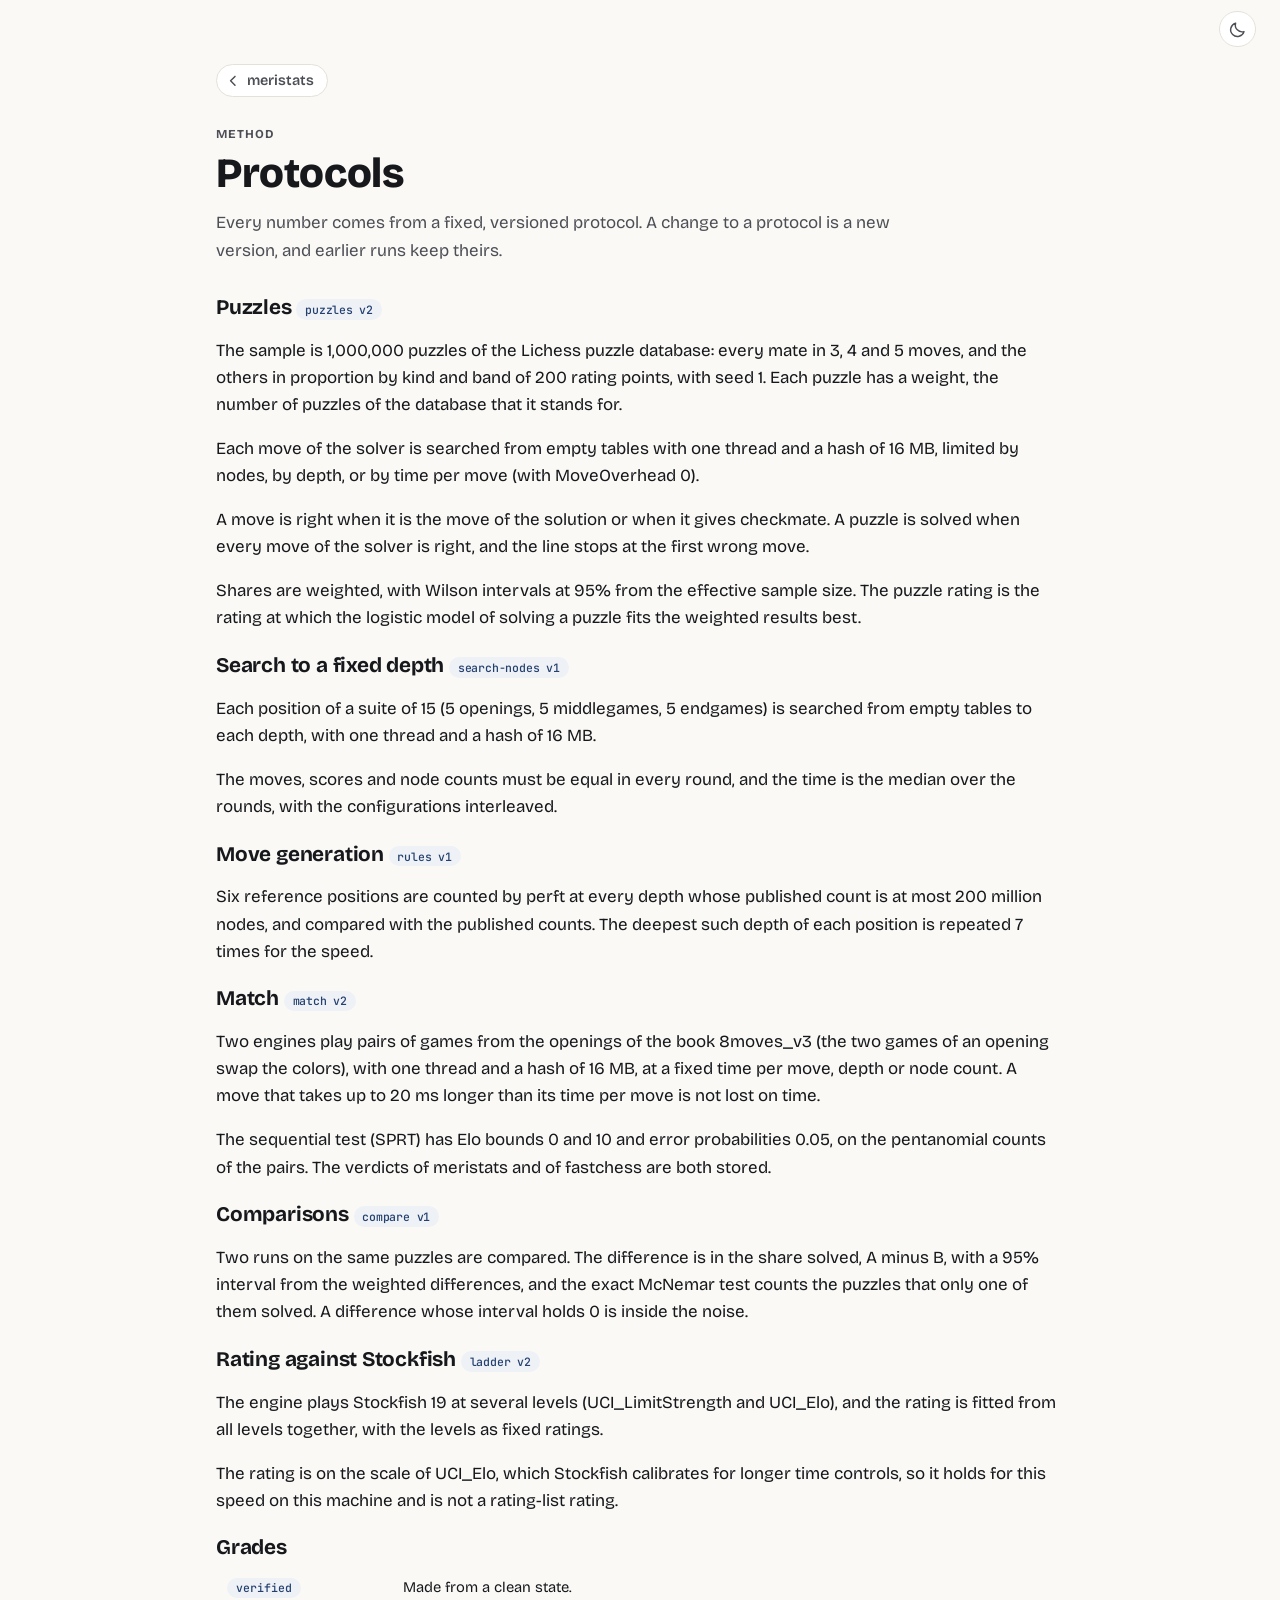
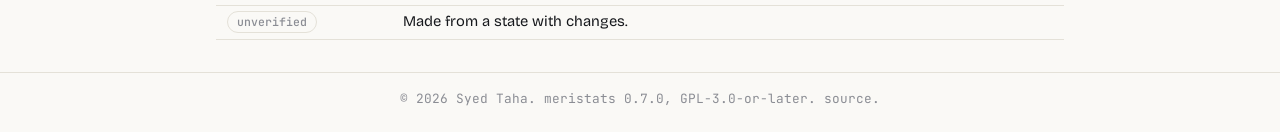
<file: protocols.html>
<!doctype html>
<html lang="en" data-theme="light" data-pref="system">
<head>
  <meta charset="utf-8">
  <meta name="viewport" content="width=device-width, initial-scale=1">
  <title>Protocols - meristats</title>
  <meta name="description" content="How each result is measured.">
  <link rel="icon" href="assets/favicon.svg?v=4" type="image/svg+xml">
  <script>
    (function () {
      try {
        var pref = localStorage.getItem("theme-preference") || "system";
        var dark = pref === "dark" || (pref === "system" && window.matchMedia("(prefers-color-scheme: dark)").matches);
        document.documentElement.setAttribute("data-theme", dark ? "dark" : "light");
        document.documentElement.setAttribute("data-pref", pref);
      } catch (e) {}
    })();
  </script>
  <link rel="preconnect" href="https://fonts.googleapis.com">
  <link rel="preconnect" href="https://fonts.gstatic.com" crossorigin>
  <link href="https://fonts.googleapis.com/css2?family=Bricolage+Grotesque:opsz,wght@12..96,400;12..96,500;12..96,600;12..96,700;12..96,800&amp;family=JetBrains+Mono:wght@400;500&amp;display=swap" rel="stylesheet">
  <link rel="stylesheet" href="assets/style.css">
</head>
<body>
  <svg width="0" height="0" style="position:absolute" aria-hidden="true">
    <symbol id="mark" viewBox="38 20 62 90">
      <g fill="none" stroke="currentColor"><path stroke-width="1.6" d="M69.43 24.85V39.5M69.45 95.32V105.52"/><path stroke-width="1.64" stroke-linecap="round" d="M54.03 89.84A27.78 27.78 0 0 1 63.04 39.7M75.91 39.71A27.78 27.78 0 0 1 84.55 90.05"/></g>
      <path fill="currentColor" fill-rule="evenodd" d="M67.71 43L70.86 43L70.86 45.41L72.88 45.41L72.88 48L70.86 48L70.86 51.94L76.18 51.94L72.18 63.14L74.08 63.44L74.08 65.7L72.03 66.1L72.03 66.27C72.03 70.98 72.48 75.81 74.01 80.27C75.55 84.77 78.19 88.9 81.16 92.61L57.41 92.61C57.5 92.5 57.59 92.39 57.68 92.27C57.86 92.05 58.05 91.83 58.22 91.61C58.66 91.06 59.08 90.51 59.48 89.94C60.7 88.25 61.8 86.47 62.73 84.61C64.15 81.77 65.19 78.72 65.8 75.6C66.39 72.54 66.54 69.39 66.54 66.27L66.54 66.1L64.49 65.7L64.49 63.44L66.39 63.14L62.39 51.94L67.71 51.94L67.71 48L65.69 48L65.69 45.41L67.71 45.41L67.71 43Z"/>
    </symbol>
  </svg>

  <button class="theme-toggle" id="theme-toggle" type="button">
    <svg class="icon icon-sun" viewBox="0 0 24 24" fill="none" stroke="currentColor"
         stroke-width="1.8" stroke-linecap="round" aria-hidden="true">
      <circle cx="12" cy="12" r="4"/>
      <path d="M12 2v2M12 20v2M4.9 4.9l1.4 1.4M17.7 17.7l1.4 1.4M2 12h2M20 12h2M4.9 19.1l1.4-1.4M17.7 6.3l1.4-1.4"/>
    </svg>
    <svg class="icon icon-moon" viewBox="0 0 24 24" fill="none" stroke="currentColor"
         stroke-width="1.8" stroke-linecap="round" stroke-linejoin="round" aria-hidden="true">
      <path d="M20 14.5A8.5 8.5 0 0 1 9.5 4 8.5 8.5 0 1 0 20 14.5z"/>
    </svg>
  </button>

  <main>
<div class="wrap narrow"><a class="back" href="./"><svg viewBox="0 0 24 24" fill="none" stroke="currentColor" stroke-width="2" stroke-linecap="round" stroke-linejoin="round" aria-hidden="true"><path d="M15 6l-6 6 6 6"/></svg>meristats</a><section class="page-head"><p class="eyebrow">Method</p><h1>Protocols</h1><p>Every number comes from a fixed, versioned protocol. A change to a protocol is a new version, and earlier runs keep theirs.</p></section><section class="protocol" id="puzzles"><h2>Puzzles <span class="badge">puzzles v2</span></h2><p>The sample is 1,000,000 puzzles of the Lichess puzzle database: every mate in 3, 4 and 5 moves, and the others in proportion by kind and band of 200 rating points, with seed 1. Each puzzle has a weight, the number of puzzles of the database that it stands for.</p><p>Each move of the solver is searched from empty tables with one thread and a hash of 16 MB, limited by nodes, by depth, or by time per move (with MoveOverhead 0).</p><p>A move is right when it is the move of the solution or when it gives checkmate. A puzzle is solved when every move of the solver is right, and the line stops at the first wrong move.</p><p>Shares are weighted, with Wilson intervals at 95% from the effective sample size. The puzzle rating is the rating at which the logistic model of solving a puzzle fits the weighted results best.</p></section><section class="protocol" id="search-nodes"><h2>Search to a fixed depth <span class="badge">search-nodes v1</span></h2><p>Each position of a suite of 15 (5 openings, 5 middlegames, 5 endgames) is searched from empty tables to each depth, with one thread and a hash of 16 MB.</p><p>The moves, scores and node counts must be equal in every round, and the time is the median over the rounds, with the configurations interleaved.</p></section><section class="protocol" id="rules"><h2>Move generation <span class="badge">rules v1</span></h2><p>Six reference positions are counted by perft at every depth whose published count is at most 200 million nodes, and compared with the published counts. The deepest such depth of each position is repeated 7 times for the speed.</p></section><section class="protocol" id="match"><h2>Match <span class="badge">match v2</span></h2><p>Two engines play pairs of games from the openings of the book 8moves_v3 (the two games of an opening swap the colors), with one thread and a hash of 16 MB, at a fixed time per move, depth or node count. A move that takes up to 20 ms longer than its time per move is not lost on time.</p><p>The sequential test (SPRT) has Elo bounds 0 and 10 and error probabilities 0.05, on the pentanomial counts of the pairs. The verdicts of meristats and of fastchess are both stored.</p></section><section class="protocol" id="compare"><h2>Comparisons <span class="badge">compare v1</span></h2><p>Two runs on the same puzzles are compared. The difference is in the share solved, A minus B, with a 95% interval from the weighted differences, and the exact McNemar test counts the puzzles that only one of them solved. A difference whose interval holds 0 is inside the noise.</p></section><section class="protocol" id="ladder"><h2>Rating against Stockfish <span class="badge">ladder v2</span></h2><p>The engine plays Stockfish 19 at several levels (UCI_LimitStrength and UCI_Elo), and the rating is fitted from all levels together, with the levels as fixed ratings.</p><p>The rating is on the scale of UCI_Elo, which Stockfish calibrates for longer time controls, so it holds for this speed on this machine and is not a rating-list rating.</p></section><section><h2>Grades</h2><div class="table-wrap"><table class="facts grades"><tbody><tr><th scope="row"><span class="badge">verified</span></th><td>Made from a clean state.</td></tr><tr><th scope="row"><span class="badge warn">unverified</span></th><td>Made from a state with changes.</td></tr></tbody></table></div></section></div>
  </main>

  <footer class="site-footer">
    <div class="wrap">
      &copy; 2026 Syed Taha. meristats 0.7.0, GPL-3.0-or-later.
      <a href="https://github.com/syedtaha22/meristats">source</a>.
    </div>
  </footer>

  <script src="assets/site.js" defer></script>
  <script>
    (function () {
      var button = document.getElementById("theme-toggle");
      var media = window.matchMedia("(prefers-color-scheme: dark)");

      function read() {
        try { return localStorage.getItem("theme-preference") || "system"; } catch (e) { return "system"; }
      }

      function isDark(pref) {
        return pref === "dark" || (pref === "system" && media.matches);
      }

      function apply(pref) {
        var dark = isDark(pref);
        document.documentElement.setAttribute("data-theme", dark ? "dark" : "light");
        document.documentElement.setAttribute("data-pref", pref);
        button.setAttribute("aria-label", dark ? "Switch to light theme" : "Switch to dark theme");
      }

      button.addEventListener("click", function () {
        var next = isDark(read()) ? "light" : "dark";
        try { localStorage.setItem("theme-preference", next); } catch (e) {}
        apply(next);
      });

      media.addEventListener("change", function () {
        if (read() === "system") { apply("system"); }
      });

      apply(read());
    })();
  </script>
</body>
</html>
</file>
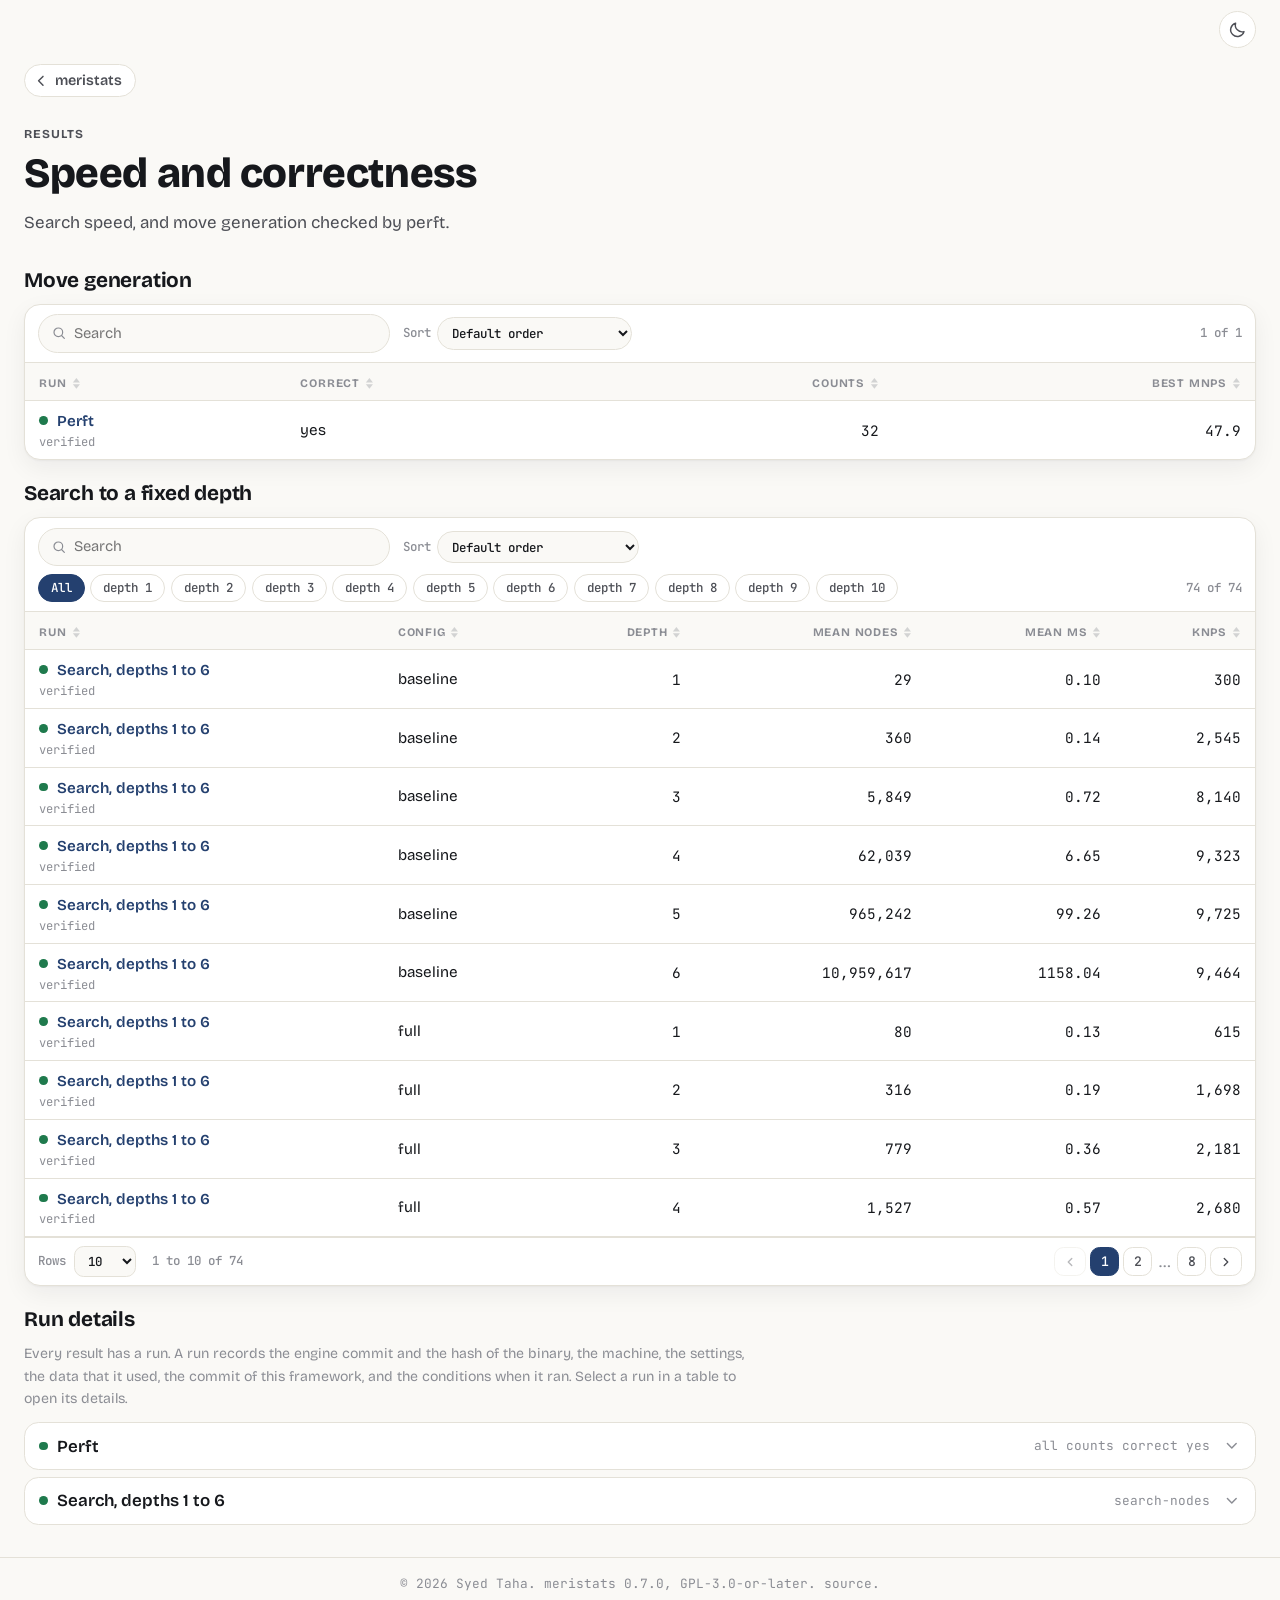
<file: speed.html>
<!doctype html>
<html lang="en" data-theme="light" data-pref="system">
<head>
  <meta charset="utf-8">
  <meta name="viewport" content="width=device-width, initial-scale=1">
  <title>Speed and correctness - meristats</title>
  <meta name="description" content="Search speed, and move generation checked by perft.">
  <link rel="icon" href="assets/favicon.svg?v=4" type="image/svg+xml">
  <script>
    (function () {
      try {
        var pref = localStorage.getItem("theme-preference") || "system";
        var dark = pref === "dark" || (pref === "system" && window.matchMedia("(prefers-color-scheme: dark)").matches);
        document.documentElement.setAttribute("data-theme", dark ? "dark" : "light");
        document.documentElement.setAttribute("data-pref", pref);
      } catch (e) {}
    })();
  </script>
  <link rel="preconnect" href="https://fonts.googleapis.com">
  <link rel="preconnect" href="https://fonts.gstatic.com" crossorigin>
  <link href="https://fonts.googleapis.com/css2?family=Bricolage+Grotesque:opsz,wght@12..96,400;12..96,500;12..96,600;12..96,700;12..96,800&amp;family=JetBrains+Mono:wght@400;500&amp;display=swap" rel="stylesheet">
  <link rel="stylesheet" href="assets/style.css">
</head>
<body>
  <svg width="0" height="0" style="position:absolute" aria-hidden="true">
    <symbol id="mark" viewBox="38 20 62 90">
      <g fill="none" stroke="currentColor"><path stroke-width="1.6" d="M69.43 24.85V39.5M69.45 95.32V105.52"/><path stroke-width="1.64" stroke-linecap="round" d="M54.03 89.84A27.78 27.78 0 0 1 63.04 39.7M75.91 39.71A27.78 27.78 0 0 1 84.55 90.05"/></g>
      <path fill="currentColor" fill-rule="evenodd" d="M67.71 43L70.86 43L70.86 45.41L72.88 45.41L72.88 48L70.86 48L70.86 51.94L76.18 51.94L72.18 63.14L74.08 63.44L74.08 65.7L72.03 66.1L72.03 66.27C72.03 70.98 72.48 75.81 74.01 80.27C75.55 84.77 78.19 88.9 81.16 92.61L57.41 92.61C57.5 92.5 57.59 92.39 57.68 92.27C57.86 92.05 58.05 91.83 58.22 91.61C58.66 91.06 59.08 90.51 59.48 89.94C60.7 88.25 61.8 86.47 62.73 84.61C64.15 81.77 65.19 78.72 65.8 75.6C66.39 72.54 66.54 69.39 66.54 66.27L66.54 66.1L64.49 65.7L64.49 63.44L66.39 63.14L62.39 51.94L67.71 51.94L67.71 48L65.69 48L65.69 45.41L67.71 45.41L67.71 43Z"/>
    </symbol>
  </svg>

  <button class="theme-toggle" id="theme-toggle" type="button">
    <svg class="icon icon-sun" viewBox="0 0 24 24" fill="none" stroke="currentColor"
         stroke-width="1.8" stroke-linecap="round" aria-hidden="true">
      <circle cx="12" cy="12" r="4"/>
      <path d="M12 2v2M12 20v2M4.9 4.9l1.4 1.4M17.7 17.7l1.4 1.4M2 12h2M20 12h2M4.9 19.1l1.4-1.4M17.7 6.3l1.4-1.4"/>
    </svg>
    <svg class="icon icon-moon" viewBox="0 0 24 24" fill="none" stroke="currentColor"
         stroke-width="1.8" stroke-linecap="round" stroke-linejoin="round" aria-hidden="true">
      <path d="M20 14.5A8.5 8.5 0 0 1 9.5 4 8.5 8.5 0 1 0 20 14.5z"/>
    </svg>
  </button>

  <main>
<div class="wrap" id="top"><a class="back" href="./"><svg viewBox="0 0 24 24" fill="none" stroke="currentColor" stroke-width="2" stroke-linecap="round" stroke-linejoin="round" aria-hidden="true"><path d="M15 6l-6 6 6 6"/></svg>meristats</a><section class="page-head"><p class="eyebrow">Results</p><h1>Speed and correctness</h1><p>Search speed, and move generation checked by perft.</p></section><section><h2>Move generation</h2><div class="panel" data-table><div class="toolbar"><label class="search"><svg viewBox="0 0 24 24" fill="none" stroke="currentColor" stroke-width="1.8" stroke-linecap="round" aria-hidden="true"><circle cx="11" cy="11" r="6.5"/><path d="M20 20l-4.2-4.2"/></svg><input type="search" placeholder="Search" aria-label="Search the table"></label><label class="sort"><span>Sort</span><select aria-label="Sort the table"><option value="">Default order</option><option value="0:asc">Run, A to Z</option><option value="0:desc">Run, Z to A</option><option value="1:asc">Correct, A to Z</option><option value="1:desc">Correct, Z to A</option><option value="2:asc">Counts, low to high</option><option value="2:desc">Counts, high to low</option><option value="3:asc">Best Mnps, low to high</option><option value="3:desc">Best Mnps, high to low</option></select></label><span class="count" aria-live="polite">1 of 1</span></div><div class="table-wrap"><table class="results"><thead><tr><th scope="col" data-sort="text" class=""><button type="button">Run<svg class="sort-icon" viewBox="0 0 10 14" aria-hidden="true"><path class="up" d="M5 1 9 6H1z"/><path class="down" d="M5 13 1 8h8z"/></svg></button></th><th scope="col" data-sort="text" class=""><button type="button">Correct<svg class="sort-icon" viewBox="0 0 10 14" aria-hidden="true"><path class="up" d="M5 1 9 6H1z"/><path class="down" d="M5 13 1 8h8z"/></svg></button></th><th scope="col" data-sort="num" class="num"><button type="button">Counts<svg class="sort-icon" viewBox="0 0 10 14" aria-hidden="true"><path class="up" d="M5 1 9 6H1z"/><path class="down" d="M5 13 1 8h8z"/></svg></button></th><th scope="col" data-sort="num" class="num"><button type="button">Best Mnps<svg class="sort-icon" viewBox="0 0 10 14" aria-hidden="true"><path class="up" d="M5 1 9 6H1z"/><path class="down" d="M5 13 1 8h8z"/></svg></button></th></tr></thead><tbody><tr data-run="run-20261018t152122z-rules-3f83bc41" data-grade="verified" data-group="all counts correct" data-search="perft  rules verified all counts correct perft verified yes 32 47.9"><td class="" data-sort="perft"><span class="main"><span class="dot dot-verified" title="verified"></span><a class="run-link" href="#run-20261018t152122z-rules-3f83bc41">Perft</a></span><span class="small">verified</span></td><td class="" data-sort="1">yes</td><td class="num" data-sort="0">32</td><td class="num" data-sort="47872433.467471175">47.9</td></tr></tbody></table><p class="empty" hidden>Nothing matches.</p></div><div class="pager" hidden><label class="per-page">Rows<select aria-label="Rows per page"><option value="10">10</option><option value="25">25</option><option value="50">50</option><option value="100">100</option></select></label><span class="range" aria-live="polite"></span><nav class="pages" aria-label="Pages"></nav></div></div></section><section><h2>Search to a fixed depth</h2><div class="panel" data-table><div class="toolbar"><label class="search"><svg viewBox="0 0 24 24" fill="none" stroke="currentColor" stroke-width="1.8" stroke-linecap="round" aria-hidden="true"><circle cx="11" cy="11" r="6.5"/><path d="M20 20l-4.2-4.2"/></svg><input type="search" placeholder="Search" aria-label="Search the table"></label><label class="sort"><span>Sort</span><select aria-label="Sort the table"><option value="">Default order</option><option value="0:asc">Run, A to Z</option><option value="0:desc">Run, Z to A</option><option value="1:asc">Config, A to Z</option><option value="1:desc">Config, Z to A</option><option value="2:asc">Depth, low to high</option><option value="2:desc">Depth, high to low</option><option value="3:asc">Mean nodes, low to high</option><option value="3:desc">Mean nodes, high to low</option><option value="4:asc">Mean ms, low to high</option><option value="4:desc">Mean ms, high to low</option><option value="5:asc">kNPS, low to high</option><option value="5:desc">kNPS, high to low</option></select></label><div class="chips" data-filter="group" role="group" aria-label="Depth"><button type="button" class="chip on" data-value="">All</button><button type="button" class="chip" data-value="depth 1">depth 1</button><button type="button" class="chip" data-value="depth 2">depth 2</button><button type="button" class="chip" data-value="depth 3">depth 3</button><button type="button" class="chip" data-value="depth 4">depth 4</button><button type="button" class="chip" data-value="depth 5">depth 5</button><button type="button" class="chip" data-value="depth 6">depth 6</button><button type="button" class="chip" data-value="depth 7">depth 7</button><button type="button" class="chip" data-value="depth 8">depth 8</button><button type="button" class="chip" data-value="depth 9">depth 9</button><button type="button" class="chip" data-value="depth 10">depth 10</button></div><span class="count" aria-live="polite">74 of 74</span></div><div class="table-wrap"><table class="results"><thead><tr><th scope="col" data-sort="text" class=""><button type="button">Run<svg class="sort-icon" viewBox="0 0 10 14" aria-hidden="true"><path class="up" d="M5 1 9 6H1z"/><path class="down" d="M5 13 1 8h8z"/></svg></button></th><th scope="col" data-sort="text" class=""><button type="button">Config<svg class="sort-icon" viewBox="0 0 10 14" aria-hidden="true"><path class="up" d="M5 1 9 6H1z"/><path class="down" d="M5 13 1 8h8z"/></svg></button></th><th scope="col" data-sort="num" class="num"><button type="button">Depth<svg class="sort-icon" viewBox="0 0 10 14" aria-hidden="true"><path class="up" d="M5 1 9 6H1z"/><path class="down" d="M5 13 1 8h8z"/></svg></button></th><th scope="col" data-sort="num" class="num"><button type="button">Mean nodes<svg class="sort-icon" viewBox="0 0 10 14" aria-hidden="true"><path class="up" d="M5 1 9 6H1z"/><path class="down" d="M5 13 1 8h8z"/></svg></button></th><th scope="col" data-sort="num" class="num"><button type="button">Mean ms<svg class="sort-icon" viewBox="0 0 10 14" aria-hidden="true"><path class="up" d="M5 1 9 6H1z"/><path class="down" d="M5 13 1 8h8z"/></svg></button></th><th scope="col" data-sort="num" class="num"><button type="button">kNPS<svg class="sort-icon" viewBox="0 0 10 14" aria-hidden="true"><path class="up" d="M5 1 9 6H1z"/><path class="down" d="M5 13 1 8h8z"/></svg></button></th></tr></thead><tbody><tr data-run="run-20261018t152255z-search-nodes-9d7ae7a3" data-grade="verified" data-group="depth 1" data-search="search, depths 1 to 6 baseline,ordering,tt,quiescence,iterative,pruning,full,tuned,network search-nodes verified depth 1 search, depths 1 to 6 verified baseline 1 29 0.10 300"><td class="" data-sort="search, depths 1 to 6"><span class="main"><span class="dot dot-verified" title="verified"></span><a class="run-link" href="#run-20261018t152255z-search-nodes-9d7ae7a3">Search, depths 1 to 6</a></span><span class="small">verified</span></td><td class="" data-sort="baseline">baseline</td><td class="num" data-sort="1">1</td><td class="num" data-sort="29.266666666666666">29</td><td class="num" data-sort="0.0974320728952686">0.10</td><td class="num" data-sort="300380.2115359478">300</td></tr><tr data-run="run-20261018t152255z-search-nodes-9d7ae7a3" data-grade="verified" data-group="depth 2" data-search="search, depths 1 to 6 baseline,ordering,tt,quiescence,iterative,pruning,full,tuned,network search-nodes verified depth 2 search, depths 1 to 6 verified baseline 2 360 0.14 2,545"><td class="" data-sort="search, depths 1 to 6"><span class="main"><span class="dot dot-verified" title="verified"></span><a class="run-link" href="#run-20261018t152255z-search-nodes-9d7ae7a3">Search, depths 1 to 6</a></span><span class="small">verified</span></td><td class="" data-sort="baseline">baseline</td><td class="num" data-sort="2">2</td><td class="num" data-sort="359.53333333333336">360</td><td class="num" data-sort="0.14127398220201334">0.14</td><td class="num" data-sort="2544936.6382213407">2,545</td></tr><tr data-run="run-20261018t152255z-search-nodes-9d7ae7a3" data-grade="verified" data-group="depth 3" data-search="search, depths 1 to 6 baseline,ordering,tt,quiescence,iterative,pruning,full,tuned,network search-nodes verified depth 3 search, depths 1 to 6 verified baseline 3 5,849 0.72 8,140"><td class="" data-sort="search, depths 1 to 6"><span class="main"><span class="dot dot-verified" title="verified"></span><a class="run-link" href="#run-20261018t152255z-search-nodes-9d7ae7a3">Search, depths 1 to 6</a></span><span class="small">verified</span></td><td class="" data-sort="baseline">baseline</td><td class="num" data-sort="3">3</td><td class="num" data-sort="5848.733333333334">5,849</td><td class="num" data-sort="0.7184954592958093">0.72</td><td class="num" data-sort="8140250.933618457">8,140</td></tr><tr data-run="run-20261018t152255z-search-nodes-9d7ae7a3" data-grade="verified" data-group="depth 4" data-search="search, depths 1 to 6 baseline,ordering,tt,quiescence,iterative,pruning,full,tuned,network search-nodes verified depth 4 search, depths 1 to 6 verified baseline 4 62,039 6.65 9,323"><td class="" data-sort="search, depths 1 to 6"><span class="main"><span class="dot dot-verified" title="verified"></span><a class="run-link" href="#run-20261018t152255z-search-nodes-9d7ae7a3">Search, depths 1 to 6</a></span><span class="small">verified</span></td><td class="" data-sort="baseline">baseline</td><td class="num" data-sort="4">4</td><td class="num" data-sort="62039.4">62,039</td><td class="num" data-sort="6.654720085983475">6.65</td><td class="num" data-sort="9322616.007647065">9,323</td></tr><tr data-run="run-20261018t152255z-search-nodes-9d7ae7a3" data-grade="verified" data-group="depth 5" data-search="search, depths 1 to 6 baseline,ordering,tt,quiescence,iterative,pruning,full,tuned,network search-nodes verified depth 5 search, depths 1 to 6 verified baseline 5 965,242 99.26 9,725"><td class="" data-sort="search, depths 1 to 6"><span class="main"><span class="dot dot-verified" title="verified"></span><a class="run-link" href="#run-20261018t152255z-search-nodes-9d7ae7a3">Search, depths 1 to 6</a></span><span class="small">verified</span></td><td class="" data-sort="baseline">baseline</td><td class="num" data-sort="5">5</td><td class="num" data-sort="965242.4">965,242</td><td class="num" data-sort="99.2555390810594">99.26</td><td class="num" data-sort="9724821.495470513">9,725</td></tr><tr data-run="run-20261018t152255z-search-nodes-9d7ae7a3" data-grade="verified" data-group="depth 6" data-search="search, depths 1 to 6 baseline,ordering,tt,quiescence,iterative,pruning,full,tuned,network search-nodes verified depth 6 search, depths 1 to 6 verified baseline 6 10,959,617 1158.04 9,464"><td class="" data-sort="search, depths 1 to 6"><span class="main"><span class="dot dot-verified" title="verified"></span><a class="run-link" href="#run-20261018t152255z-search-nodes-9d7ae7a3">Search, depths 1 to 6</a></span><span class="small">verified</span></td><td class="" data-sort="baseline">baseline</td><td class="num" data-sort="6">6</td><td class="num" data-sort="10959617.0">10,959,617</td><td class="num" data-sort="1158.0415754656617">1158.04</td><td class="num" data-sort="9463923.603600338">9,464</td></tr><tr data-run="run-20261018t152255z-search-nodes-9d7ae7a3" data-grade="verified" data-group="depth 1" data-search="search, depths 1 to 6 baseline,ordering,tt,quiescence,iterative,pruning,full,tuned,network search-nodes verified depth 1 search, depths 1 to 6 verified full 1 80 0.13 615"><td class="" data-sort="search, depths 1 to 6"><span class="main"><span class="dot dot-verified" title="verified"></span><a class="run-link" href="#run-20261018t152255z-search-nodes-9d7ae7a3">Search, depths 1 to 6</a></span><span class="small">verified</span></td><td class="" data-sort="full">full</td><td class="num" data-sort="1">1</td><td class="num" data-sort="79.8">80</td><td class="num" data-sort="0.12965785960356394">0.13</td><td class="num" data-sort="615465.9674623111">615</td></tr><tr data-run="run-20261018t152255z-search-nodes-9d7ae7a3" data-grade="verified" data-group="depth 2" data-search="search, depths 1 to 6 baseline,ordering,tt,quiescence,iterative,pruning,full,tuned,network search-nodes verified depth 2 search, depths 1 to 6 verified full 2 316 0.19 1,698"><td class="" data-sort="search, depths 1 to 6"><span class="main"><span class="dot dot-verified" title="verified"></span><a class="run-link" href="#run-20261018t152255z-search-nodes-9d7ae7a3">Search, depths 1 to 6</a></span><span class="small">verified</span></td><td class="" data-sort="full">full</td><td class="num" data-sort="2">2</td><td class="num" data-sort="315.8">316</td><td class="num" data-sort="0.18593188530455032">0.19</td><td class="num" data-sort="1698471.4562686759">1,698</td></tr><tr data-run="run-20261018t152255z-search-nodes-9d7ae7a3" data-grade="verified" data-group="depth 3" data-search="search, depths 1 to 6 baseline,ordering,tt,quiescence,iterative,pruning,full,tuned,network search-nodes verified depth 3 search, depths 1 to 6 verified full 3 779 0.36 2,181"><td class="" data-sort="search, depths 1 to 6"><span class="main"><span class="dot dot-verified" title="verified"></span><a class="run-link" href="#run-20261018t152255z-search-nodes-9d7ae7a3">Search, depths 1 to 6</a></span><span class="small">verified</span></td><td class="" data-sort="full">full</td><td class="num" data-sort="3">3</td><td class="num" data-sort="779.0">779</td><td class="num" data-sort="0.35716906810800236">0.36</td><td class="num" data-sort="2181039.9319474176">2,181</td></tr><tr data-run="run-20261018t152255z-search-nodes-9d7ae7a3" data-grade="verified" data-group="depth 4" data-search="search, depths 1 to 6 baseline,ordering,tt,quiescence,iterative,pruning,full,tuned,network search-nodes verified depth 4 search, depths 1 to 6 verified full 4 1,527 0.57 2,680"><td class="" data-sort="search, depths 1 to 6"><span class="main"><span class="dot dot-verified" title="verified"></span><a class="run-link" href="#run-20261018t152255z-search-nodes-9d7ae7a3">Search, depths 1 to 6</a></span><span class="small">verified</span></td><td class="" data-sort="full">full</td><td class="num" data-sort="4">4</td><td class="num" data-sort="1527.0666666666666">1,527</td><td class="num" data-sort="0.5698589840903878">0.57</td><td class="num" data-sort="2679727.2821875038">2,680</td></tr><tr data-run="run-20261018t152255z-search-nodes-9d7ae7a3" data-grade="verified" data-group="depth 5" data-search="search, depths 1 to 6 baseline,ordering,tt,quiescence,iterative,pruning,full,tuned,network search-nodes verified depth 5 search, depths 1 to 6 verified full 5 2,325 0.84 2,774"><td class="" data-sort="search, depths 1 to 6"><span class="main"><span class="dot dot-verified" title="verified"></span><a class="run-link" href="#run-20261018t152255z-search-nodes-9d7ae7a3">Search, depths 1 to 6</a></span><span class="small">verified</span></td><td class="" data-sort="full">full</td><td class="num" data-sort="5">5</td><td class="num" data-sort="2324.9333333333334">2,325</td><td class="num" data-sort="0.8382210740819573">0.84</td><td class="num" data-sort="2773651.731292564">2,774</td></tr><tr data-run="run-20261018t152255z-search-nodes-9d7ae7a3" data-grade="verified" data-group="depth 6" data-search="search, depths 1 to 6 baseline,ordering,tt,quiescence,iterative,pruning,full,tuned,network search-nodes verified depth 6 search, depths 1 to 6 verified full 6 4,335 1.46 2,960"><td class="" data-sort="search, depths 1 to 6"><span class="main"><span class="dot dot-verified" title="verified"></span><a class="run-link" href="#run-20261018t152255z-search-nodes-9d7ae7a3">Search, depths 1 to 6</a></span><span class="small">verified</span></td><td class="" data-sort="full">full</td><td class="num" data-sort="6">6</td><td class="num" data-sort="4334.933333333333">4,335</td><td class="num" data-sort="1.4643165438125532">1.46</td><td class="num" data-sort="2960379.947662633">2,960</td></tr><tr data-run="run-20261018t152255z-search-nodes-9d7ae7a3" data-grade="verified" data-group="depth 1" data-search="search, depths 1 to 6 baseline,ordering,tt,quiescence,iterative,pruning,full,tuned,network search-nodes verified depth 1 search, depths 1 to 6 verified iterative 1 247 0.17 1,479"><td class="" data-sort="search, depths 1 to 6"><span class="main"><span class="dot dot-verified" title="verified"></span><a class="run-link" href="#run-20261018t152255z-search-nodes-9d7ae7a3">Search, depths 1 to 6</a></span><span class="small">verified</span></td><td class="" data-sort="iterative">iterative</td><td class="num" data-sort="1">1</td><td class="num" data-sort="246.86666666666667">247</td><td class="num" data-sort="0.16695479086289802">0.17</td><td class="num" data-sort="1478643.8016588073">1,479</td></tr><tr data-run="run-20261018t152255z-search-nodes-9d7ae7a3" data-grade="verified" data-group="depth 2" data-search="search, depths 1 to 6 baseline,ordering,tt,quiescence,iterative,pruning,full,tuned,network search-nodes verified depth 2 search, depths 1 to 6 verified iterative 2 739 0.27 2,752"><td class="" data-sort="search, depths 1 to 6"><span class="main"><span class="dot dot-verified" title="verified"></span><a class="run-link" href="#run-20261018t152255z-search-nodes-9d7ae7a3">Search, depths 1 to 6</a></span><span class="small">verified</span></td><td class="" data-sort="iterative">iterative</td><td class="num" data-sort="2">2</td><td class="num" data-sort="738.9333333333333">739</td><td class="num" data-sort="0.2684766659513116">0.27</td><td class="num" data-sort="2752318.644583211">2,752</td></tr><tr data-run="run-20261018t152255z-search-nodes-9d7ae7a3" data-grade="verified" data-group="depth 3" data-search="search, depths 1 to 6 baseline,ordering,tt,quiescence,iterative,pruning,full,tuned,network search-nodes verified depth 3 search, depths 1 to 6 verified iterative 3 2,010 0.54 3,693"><td class="" data-sort="search, depths 1 to 6"><span class="main"><span class="dot dot-verified" title="verified"></span><a class="run-link" href="#run-20261018t152255z-search-nodes-9d7ae7a3">Search, depths 1 to 6</a></span><span class="small">verified</span></td><td class="" data-sort="iterative">iterative</td><td class="num" data-sort="3">3</td><td class="num" data-sort="2010.3333333333333">2,010</td><td class="num" data-sort="0.5443471561496457">0.54</td><td class="num" data-sort="3693108.911513585">3,693</td></tr><tr data-run="run-20261018t152255z-search-nodes-9d7ae7a3" data-grade="verified" data-group="depth 4" data-search="search, depths 1 to 6 baseline,ordering,tt,quiescence,iterative,pruning,full,tuned,network search-nodes verified depth 4 search, depths 1 to 6 verified iterative 4 8,746 1.92 4,550"><td class="" data-sort="search, depths 1 to 6"><span class="main"><span class="dot dot-verified" title="verified"></span><a class="run-link" href="#run-20261018t152255z-search-nodes-9d7ae7a3">Search, depths 1 to 6</a></span><span class="small">verified</span></td><td class="" data-sort="iterative">iterative</td><td class="num" data-sort="4">4</td><td class="num" data-sort="8746.4">8,746</td><td class="num" data-sort="1.922123390249908">1.92</td><td class="num" data-sort="4550384.249193712">4,550</td></tr><tr data-run="run-20261018t152255z-search-nodes-9d7ae7a3" data-grade="verified" data-group="depth 5" data-search="search, depths 1 to 6 baseline,ordering,tt,quiescence,iterative,pruning,full,tuned,network search-nodes verified depth 5 search, depths 1 to 6 verified iterative 5 30,192 5.56 5,434"><td class="" data-sort="search, depths 1 to 6"><span class="main"><span class="dot dot-verified" title="verified"></span><a class="run-link" href="#run-20261018t152255z-search-nodes-9d7ae7a3">Search, depths 1 to 6</a></span><span class="small">verified</span></td><td class="" data-sort="iterative">iterative</td><td class="num" data-sort="5">5</td><td class="num" data-sort="30192.4">30,192</td><td class="num" data-sort="5.5560088173175854">5.56</td><td class="num" data-sort="5434188.640214712">5,434</td></tr><tr data-run="run-20261018t152255z-search-nodes-9d7ae7a3" data-grade="verified" data-group="depth 6" data-search="search, depths 1 to 6 baseline,ordering,tt,quiescence,iterative,pruning,full,tuned,network search-nodes verified depth 6 search, depths 1 to 6 verified iterative 6 132,262 25.33 5,222"><td class="" data-sort="search, depths 1 to 6"><span class="main"><span class="dot dot-verified" title="verified"></span><a class="run-link" href="#run-20261018t152255z-search-nodes-9d7ae7a3">Search, depths 1 to 6</a></span><span class="small">verified</span></td><td class="" data-sort="iterative">iterative</td><td class="num" data-sort="6">6</td><td class="num" data-sort="132261.8">132,262</td><td class="num" data-sort="25.327568982417386">25.33</td><td class="num" data-sort="5222048.752164776">5,222</td></tr><tr data-run="run-20261018t152255z-search-nodes-9d7ae7a3" data-grade="verified" data-group="depth 1" data-search="search, depths 1 to 6 baseline,ordering,tt,quiescence,iterative,pruning,full,tuned,network search-nodes verified depth 1 search, depths 1 to 6 verified network 1 82 0.18 451"><td class="" data-sort="search, depths 1 to 6"><span class="main"><span class="dot dot-verified" title="verified"></span><a class="run-link" href="#run-20261018t152255z-search-nodes-9d7ae7a3">Search, depths 1 to 6</a></span><span class="small">verified</span></td><td class="" data-sort="network">network</td><td class="num" data-sort="1">1</td><td class="num" data-sort="82.0">82</td><td class="num" data-sort="0.1819932833313942">0.18</td><td class="num" data-sort="450566.0785881038">451</td></tr><tr data-run="run-20261018t152255z-search-nodes-9d7ae7a3" data-grade="verified" data-group="depth 2" data-search="search, depths 1 to 6 baseline,ordering,tt,quiescence,iterative,pruning,full,tuned,network search-nodes verified depth 2 search, depths 1 to 6 verified network 2 288 0.25 1,139"><td class="" data-sort="search, depths 1 to 6"><span class="main"><span class="dot dot-verified" title="verified"></span><a class="run-link" href="#run-20261018t152255z-search-nodes-9d7ae7a3">Search, depths 1 to 6</a></span><span class="small">verified</span></td><td class="" data-sort="network">network</td><td class="num" data-sort="2">2</td><td class="num" data-sort="287.93333333333334">288</td><td class="num" data-sort="0.25285261993606883">0.25</td><td class="num" data-sort="1138739.7662960119">1,139</td></tr><tr data-run="run-20261018t152255z-search-nodes-9d7ae7a3" data-grade="verified" data-group="depth 3" data-search="search, depths 1 to 6 baseline,ordering,tt,quiescence,iterative,pruning,full,tuned,network search-nodes verified depth 3 search, depths 1 to 6 verified network 3 596 0.35 1,700"><td class="" data-sort="search, depths 1 to 6"><span class="main"><span class="dot dot-verified" title="verified"></span><a class="run-link" href="#run-20261018t152255z-search-nodes-9d7ae7a3">Search, depths 1 to 6</a></span><span class="small">verified</span></td><td class="" data-sort="network">network</td><td class="num" data-sort="3">3</td><td class="num" data-sort="595.8">596</td><td class="num" data-sort="0.3505124943330884">0.35</td><td class="num" data-sort="1699796.7537037851">1,700</td></tr><tr data-run="run-20261018t152255z-search-nodes-9d7ae7a3" data-grade="verified" data-group="depth 4" data-search="search, depths 1 to 6 baseline,ordering,tt,quiescence,iterative,pruning,full,tuned,network search-nodes verified depth 4 search, depths 1 to 6 verified network 4 1,138 0.54 2,120"><td class="" data-sort="search, depths 1 to 6"><span class="main"><span class="dot dot-verified" title="verified"></span><a class="run-link" href="#run-20261018t152255z-search-nodes-9d7ae7a3">Search, depths 1 to 6</a></span><span class="small">verified</span></td><td class="" data-sort="network">network</td><td class="num" data-sort="4">4</td><td class="num" data-sort="1137.5333333333333">1,138</td><td class="num" data-sort="0.5364654120057821">0.54</td><td class="num" data-sort="2120422.5060479254">2,120</td></tr><tr data-run="run-20261018t152255z-search-nodes-9d7ae7a3" data-grade="verified" data-group="depth 5" data-search="search, depths 1 to 6 baseline,ordering,tt,quiescence,iterative,pruning,full,tuned,network search-nodes verified depth 5 search, depths 1 to 6 verified network 5 1,792 0.80 2,238"><td class="" data-sort="search, depths 1 to 6"><span class="main"><span class="dot dot-verified" title="verified"></span><a class="run-link" href="#run-20261018t152255z-search-nodes-9d7ae7a3">Search, depths 1 to 6</a></span><span class="small">verified</span></td><td class="" data-sort="network">network</td><td class="num" data-sort="5">5</td><td class="num" data-sort="1792.3333333333333">1,792</td><td class="num" data-sort="0.8008368701363603">0.80</td><td class="num" data-sort="2238075.4435396423">2,238</td></tr><tr data-run="run-20261018t152255z-search-nodes-9d7ae7a3" data-grade="verified" data-group="depth 6" data-search="search, depths 1 to 6 baseline,ordering,tt,quiescence,iterative,pruning,full,tuned,network search-nodes verified depth 6 search, depths 1 to 6 verified network 6 4,030 1.55 2,603"><td class="" data-sort="search, depths 1 to 6"><span class="main"><span class="dot dot-verified" title="verified"></span><a class="run-link" href="#run-20261018t152255z-search-nodes-9d7ae7a3">Search, depths 1 to 6</a></span><span class="small">verified</span></td><td class="" data-sort="network">network</td><td class="num" data-sort="6">6</td><td class="num" data-sort="4029.9333333333334">4,030</td><td class="num" data-sort="1.5483821431795757">1.55</td><td class="num" data-sort="2602673.6042421255">2,603</td></tr><tr data-run="run-20261018t152255z-search-nodes-9d7ae7a3" data-grade="verified" data-group="depth 1" data-search="search, depths 1 to 6 baseline,ordering,tt,quiescence,iterative,pruning,full,tuned,network search-nodes verified depth 1 search, depths 1 to 6 verified ordering 1 29 0.11 275"><td class="" data-sort="search, depths 1 to 6"><span class="main"><span class="dot dot-verified" title="verified"></span><a class="run-link" href="#run-20261018t152255z-search-nodes-9d7ae7a3">Search, depths 1 to 6</a></span><span class="small">verified</span></td><td class="" data-sort="ordering">ordering</td><td class="num" data-sort="1">1</td><td class="num" data-sort="29.266666666666666">29</td><td class="num" data-sort="0.10652088870604833">0.11</td><td class="num" data-sort="274750.4928111334">275</td></tr><tr data-run="run-20261018t152255z-search-nodes-9d7ae7a3" data-grade="verified" data-group="depth 2" data-search="search, depths 1 to 6 baseline,ordering,tt,quiescence,iterative,pruning,full,tuned,network search-nodes verified depth 2 search, depths 1 to 6 verified ordering 2 108 0.13 860"><td class="" data-sort="search, depths 1 to 6"><span class="main"><span class="dot dot-verified" title="verified"></span><a class="run-link" href="#run-20261018t152255z-search-nodes-9d7ae7a3">Search, depths 1 to 6</a></span><span class="small">verified</span></td><td class="" data-sort="ordering">ordering</td><td class="num" data-sort="2">2</td><td class="num" data-sort="107.66666666666667">108</td><td class="num" data-sort="0.12515202009429535">0.13</td><td class="num" data-sort="860287.0859419256">860</td></tr><tr data-run="run-20261018t152255z-search-nodes-9d7ae7a3" data-grade="verified" data-group="depth 3" data-search="search, depths 1 to 6 baseline,ordering,tt,quiescence,iterative,pruning,full,tuned,network search-nodes verified depth 3 search, depths 1 to 6 verified ordering 3 1,192 0.28 4,209"><td class="" data-sort="search, depths 1 to 6"><span class="main"><span class="dot dot-verified" title="verified"></span><a class="run-link" href="#run-20261018t152255z-search-nodes-9d7ae7a3">Search, depths 1 to 6</a></span><span class="small">verified</span></td><td class="" data-sort="ordering">ordering</td><td class="num" data-sort="3">3</td><td class="num" data-sort="1192.0">1,192</td><td class="num" data-sort="0.2832138755669196">0.28</td><td class="num" data-sort="4208833.333514926">4,209</td></tr><tr data-run="run-20261018t152255z-search-nodes-9d7ae7a3" data-grade="verified" data-group="depth 4" data-search="search, depths 1 to 6 baseline,ordering,tt,quiescence,iterative,pruning,full,tuned,network search-nodes verified depth 4 search, depths 1 to 6 verified ordering 4 4,892 0.98 4,975"><td class="" data-sort="search, depths 1 to 6"><span class="main"><span class="dot dot-verified" title="verified"></span><a class="run-link" href="#run-20261018t152255z-search-nodes-9d7ae7a3">Search, depths 1 to 6</a></span><span class="small">verified</span></td><td class="" data-sort="ordering">ordering</td><td class="num" data-sort="4">4</td><td class="num" data-sort="4891.533333333334">4,892</td><td class="num" data-sort="0.9832795786981782">0.98</td><td class="num" data-sort="4974712.624266562">4,975</td></tr><tr data-run="run-20261018t152255z-search-nodes-9d7ae7a3" data-grade="verified" data-group="depth 5" data-search="search, depths 1 to 6 baseline,ordering,tt,quiescence,iterative,pruning,full,tuned,network search-nodes verified depth 5 search, depths 1 to 6 verified ordering 5 52,540 7.58 6,933"><td class="" data-sort="search, depths 1 to 6"><span class="main"><span class="dot dot-verified" title="verified"></span><a class="run-link" href="#run-20261018t152255z-search-nodes-9d7ae7a3">Search, depths 1 to 6</a></span><span class="small">verified</span></td><td class="" data-sort="ordering">ordering</td><td class="num" data-sort="5">5</td><td class="num" data-sort="52539.666666666664">52,540</td><td class="num" data-sort="7.578243998189767">7.58</td><td class="num" data-sort="6932960.54854092">6,933</td></tr><tr data-run="run-20261018t152255z-search-nodes-9d7ae7a3" data-grade="verified" data-group="depth 6" data-search="search, depths 1 to 6 baseline,ordering,tt,quiescence,iterative,pruning,full,tuned,network search-nodes verified depth 6 search, depths 1 to 6 verified ordering 6 178,062 30.98 5,748"><td class="" data-sort="search, depths 1 to 6"><span class="main"><span class="dot dot-verified" title="verified"></span><a class="run-link" href="#run-20261018t152255z-search-nodes-9d7ae7a3">Search, depths 1 to 6</a></span><span class="small">verified</span></td><td class="" data-sort="ordering">ordering</td><td class="num" data-sort="6">6</td><td class="num" data-sort="178062.4">178,062</td><td class="num" data-sort="30.978395075847704">30.98</td><td class="num" data-sort="5747954.326362966">5,748</td></tr><tr data-run="run-20261018t152255z-search-nodes-9d7ae7a3" data-grade="verified" data-group="depth 1" data-search="search, depths 1 to 6 baseline,ordering,tt,quiescence,iterative,pruning,full,tuned,network search-nodes verified depth 1 search, depths 1 to 6 verified pruning 1 244 0.16 1,490"><td class="" data-sort="search, depths 1 to 6"><span class="main"><span class="dot dot-verified" title="verified"></span><a class="run-link" href="#run-20261018t152255z-search-nodes-9d7ae7a3">Search, depths 1 to 6</a></span><span class="small">verified</span></td><td class="" data-sort="pruning">pruning</td><td class="num" data-sort="1">1</td><td class="num" data-sort="244.2">244</td><td class="num" data-sort="0.16388260604192814">0.16</td><td class="num" data-sort="1490091.0224574">1,490</td></tr><tr data-run="run-20261018t152255z-search-nodes-9d7ae7a3" data-grade="verified" data-group="depth 2" data-search="search, depths 1 to 6 baseline,ordering,tt,quiescence,iterative,pruning,full,tuned,network search-nodes verified depth 2 search, depths 1 to 6 verified pruning 2 767 0.28 2,755"><td class="" data-sort="search, depths 1 to 6"><span class="main"><span class="dot dot-verified" title="verified"></span><a class="run-link" href="#run-20261018t152255z-search-nodes-9d7ae7a3">Search, depths 1 to 6</a></span><span class="small">verified</span></td><td class="" data-sort="pruning">pruning</td><td class="num" data-sort="2">2</td><td class="num" data-sort="766.6666666666666">767</td><td class="num" data-sort="0.2782724176843961">0.28</td><td class="num" data-sort="2755093.9940306447">2,755</td></tr><tr data-run="run-20261018t152255z-search-nodes-9d7ae7a3" data-grade="verified" data-group="depth 3" data-search="search, depths 1 to 6 baseline,ordering,tt,quiescence,iterative,pruning,full,tuned,network search-nodes verified depth 3 search, depths 1 to 6 verified pruning 3 2,341 0.63 3,719"><td class="" data-sort="search, depths 1 to 6"><span class="main"><span class="dot dot-verified" title="verified"></span><a class="run-link" href="#run-20261018t152255z-search-nodes-9d7ae7a3">Search, depths 1 to 6</a></span><span class="small">verified</span></td><td class="" data-sort="pruning">pruning</td><td class="num" data-sort="3">3</td><td class="num" data-sort="2340.5333333333333">2,341</td><td class="num" data-sort="0.6292718695476651">0.63</td><td class="num" data-sort="3719431.0545230024">3,719</td></tr><tr data-run="run-20261018t152255z-search-nodes-9d7ae7a3" data-grade="verified" data-group="depth 4" data-search="search, depths 1 to 6 baseline,ordering,tt,quiescence,iterative,pruning,full,tuned,network search-nodes verified depth 4 search, depths 1 to 6 verified pruning 4 5,493 1.34 4,106"><td class="" data-sort="search, depths 1 to 6"><span class="main"><span class="dot dot-verified" title="verified"></span><a class="run-link" href="#run-20261018t152255z-search-nodes-9d7ae7a3">Search, depths 1 to 6</a></span><span class="small">verified</span></td><td class="" data-sort="pruning">pruning</td><td class="num" data-sort="4">4</td><td class="num" data-sort="5493.0">5,493</td><td class="num" data-sort="1.3377344468608499">1.34</td><td class="num" data-sort="4106196.1235206034">4,106</td></tr><tr data-run="run-20261018t152255z-search-nodes-9d7ae7a3" data-grade="verified" data-group="depth 5" data-search="search, depths 1 to 6 baseline,ordering,tt,quiescence,iterative,pruning,full,tuned,network search-nodes verified depth 5 search, depths 1 to 6 verified pruning 5 11,830 2.66 4,450"><td class="" data-sort="search, depths 1 to 6"><span class="main"><span class="dot dot-verified" title="verified"></span><a class="run-link" href="#run-20261018t152255z-search-nodes-9d7ae7a3">Search, depths 1 to 6</a></span><span class="small">verified</span></td><td class="" data-sort="pruning">pruning</td><td class="num" data-sort="5">5</td><td class="num" data-sort="11830.466666666667">11,830</td><td class="num" data-sort="2.658416315292319">2.66</td><td class="num" data-sort="4450193.37212644">4,450</td></tr><tr data-run="run-20261018t152255z-search-nodes-9d7ae7a3" data-grade="verified" data-group="depth 6" data-search="search, depths 1 to 6 baseline,ordering,tt,quiescence,iterative,pruning,full,tuned,network search-nodes verified depth 6 search, depths 1 to 6 verified pruning 6 27,082 5.82 4,656"><td class="" data-sort="search, depths 1 to 6"><span class="main"><span class="dot dot-verified" title="verified"></span><a class="run-link" href="#run-20261018t152255z-search-nodes-9d7ae7a3">Search, depths 1 to 6</a></span><span class="small">verified</span></td><td class="" data-sort="pruning">pruning</td><td class="num" data-sort="6">6</td><td class="num" data-sort="27082.333333333332">27,082</td><td class="num" data-sort="5.81626338729014">5.82</td><td class="num" data-sort="4656311.368655415">4,656</td></tr><tr data-run="run-20261018t152255z-search-nodes-9d7ae7a3" data-grade="verified" data-group="depth 1" data-search="search, depths 1 to 6 baseline,ordering,tt,quiescence,iterative,pruning,full,tuned,network search-nodes verified depth 1 search, depths 1 to 6 verified quiescence 1 238 0.17 1,435"><td class="" data-sort="search, depths 1 to 6"><span class="main"><span class="dot dot-verified" title="verified"></span><a class="run-link" href="#run-20261018t152255z-search-nodes-9d7ae7a3">Search, depths 1 to 6</a></span><span class="small">verified</span></td><td class="" data-sort="quiescence">quiescence</td><td class="num" data-sort="1">1</td><td class="num" data-sort="238.2">238</td><td class="num" data-sort="0.16598333604633808">0.17</td><td class="num" data-sort="1435083.8203029067">1,435</td></tr><tr data-run="run-20261018t152255z-search-nodes-9d7ae7a3" data-grade="verified" data-group="depth 2" data-search="search, depths 1 to 6 baseline,ordering,tt,quiescence,iterative,pruning,full,tuned,network search-nodes verified depth 2 search, depths 1 to 6 verified quiescence 2 859 0.30 2,831"><td class="" data-sort="search, depths 1 to 6"><span class="main"><span class="dot dot-verified" title="verified"></span><a class="run-link" href="#run-20261018t152255z-search-nodes-9d7ae7a3">Search, depths 1 to 6</a></span><span class="small">verified</span></td><td class="" data-sort="quiescence">quiescence</td><td class="num" data-sort="2">2</td><td class="num" data-sort="859.3333333333334">859</td><td class="num" data-sort="0.30350605957210064">0.30</td><td class="num" data-sort="2831354.782652011">2,831</td></tr><tr data-run="run-20261018t152255z-search-nodes-9d7ae7a3" data-grade="verified" data-group="depth 3" data-search="search, depths 1 to 6 baseline,ordering,tt,quiescence,iterative,pruning,full,tuned,network search-nodes verified depth 3 search, depths 1 to 6 verified quiescence 3 2,851 0.70 4,073"><td class="" data-sort="search, depths 1 to 6"><span class="main"><span class="dot dot-verified" title="verified"></span><a class="run-link" href="#run-20261018t152255z-search-nodes-9d7ae7a3">Search, depths 1 to 6</a></span><span class="small">verified</span></td><td class="" data-sort="quiescence">quiescence</td><td class="num" data-sort="3">3</td><td class="num" data-sort="2851.4666666666667">2,851</td><td class="num" data-sort="0.700139463879168">0.70</td><td class="num" data-sort="4072712.386283628">4,073</td></tr><tr data-run="run-20261018t152255z-search-nodes-9d7ae7a3" data-grade="verified" data-group="depth 4" data-search="search, depths 1 to 6 baseline,ordering,tt,quiescence,iterative,pruning,full,tuned,network search-nodes verified depth 4 search, depths 1 to 6 verified quiescence 4 18,629 3.71 5,018"><td class="" data-sort="search, depths 1 to 6"><span class="main"><span class="dot dot-verified" title="verified"></span><a class="run-link" href="#run-20261018t152255z-search-nodes-9d7ae7a3">Search, depths 1 to 6</a></span><span class="small">verified</span></td><td class="" data-sort="quiescence">quiescence</td><td class="num" data-sort="4">4</td><td class="num" data-sort="18628.933333333334">18,629</td><td class="num" data-sort="3.712524465906123">3.71</td><td class="num" data-sort="5017861.4321364565">5,018</td></tr><tr data-run="run-20261018t152255z-search-nodes-9d7ae7a3" data-grade="verified" data-group="depth 5" data-search="search, depths 1 to 6 baseline,ordering,tt,quiescence,iterative,pruning,full,tuned,network search-nodes verified depth 5 search, depths 1 to 6 verified quiescence 5 73,783 13.28 5,554"><td class="" data-sort="search, depths 1 to 6"><span class="main"><span class="dot dot-verified" title="verified"></span><a class="run-link" href="#run-20261018t152255z-search-nodes-9d7ae7a3">Search, depths 1 to 6</a></span><span class="small">verified</span></td><td class="" data-sort="quiescence">quiescence</td><td class="num" data-sort="5">5</td><td class="num" data-sort="73782.66666666667">73,783</td><td class="num" data-sort="13.284203875809908">13.28</td><td class="num" data-sort="5554165.485296597">5,554</td></tr><tr data-run="run-20261018t152255z-search-nodes-9d7ae7a3" data-grade="verified" data-group="depth 6" data-search="search, depths 1 to 6 baseline,ordering,tt,quiescence,iterative,pruning,full,tuned,network search-nodes verified depth 6 search, depths 1 to 6 verified quiescence 6 471,282 88.46 5,328"><td class="" data-sort="search, depths 1 to 6"><span class="main"><span class="dot dot-verified" title="verified"></span><a class="run-link" href="#run-20261018t152255z-search-nodes-9d7ae7a3">Search, depths 1 to 6</a></span><span class="small">verified</span></td><td class="" data-sort="quiescence">quiescence</td><td class="num" data-sort="6">6</td><td class="num" data-sort="471281.93333333335">471,282</td><td class="num" data-sort="88.45824218976001">88.46</td><td class="num" data-sort="5327733.421633482">5,328</td></tr><tr data-run="run-20261018t152255z-search-nodes-9d7ae7a3" data-grade="verified" data-group="depth 1" data-search="search, depths 1 to 6 baseline,ordering,tt,quiescence,iterative,pruning,full,tuned,network search-nodes verified depth 1 search, depths 1 to 6 verified tt 1 29 0.12 239"><td class="" data-sort="search, depths 1 to 6"><span class="main"><span class="dot dot-verified" title="verified"></span><a class="run-link" href="#run-20261018t152255z-search-nodes-9d7ae7a3">Search, depths 1 to 6</a></span><span class="small">verified</span></td><td class="" data-sort="tt">tt</td><td class="num" data-sort="1">1</td><td class="num" data-sort="29.266666666666666">29</td><td class="num" data-sort="0.12236693874001503">0.12</td><td class="num" data-sort="239171.35598895405">239</td></tr><tr data-run="run-20261018t152255z-search-nodes-9d7ae7a3" data-grade="verified" data-group="depth 2" data-search="search, depths 1 to 6 baseline,ordering,tt,quiescence,iterative,pruning,full,tuned,network search-nodes verified depth 2 search, depths 1 to 6 verified tt 2 108 0.12 867"><td class="" data-sort="search, depths 1 to 6"><span class="main"><span class="dot dot-verified" title="verified"></span><a class="run-link" href="#run-20261018t152255z-search-nodes-9d7ae7a3">Search, depths 1 to 6</a></span><span class="small">verified</span></td><td class="" data-sort="tt">tt</td><td class="num" data-sort="2">2</td><td class="num" data-sort="107.66666666666667">108</td><td class="num" data-sort="0.12416693692406018">0.12</td><td class="num" data-sort="867112.2066296522">867</td></tr><tr data-run="run-20261018t152255z-search-nodes-9d7ae7a3" data-grade="verified" data-group="depth 3" data-search="search, depths 1 to 6 baseline,ordering,tt,quiescence,iterative,pruning,full,tuned,network search-nodes verified depth 3 search, depths 1 to 6 verified tt 3 1,192 0.28 4,289"><td class="" data-sort="search, depths 1 to 6"><span class="main"><span class="dot dot-verified" title="verified"></span><a class="run-link" href="#run-20261018t152255z-search-nodes-9d7ae7a3">Search, depths 1 to 6</a></span><span class="small">verified</span></td><td class="" data-sort="tt">tt</td><td class="num" data-sort="3">3</td><td class="num" data-sort="1192.0">1,192</td><td class="num" data-sort="0.2778954803943634">0.28</td><td class="num" data-sort="4289382.462458276">4,289</td></tr><tr data-run="run-20261018t152255z-search-nodes-9d7ae7a3" data-grade="verified" data-group="depth 4" data-search="search, depths 1 to 6 baseline,ordering,tt,quiescence,iterative,pruning,full,tuned,network search-nodes verified depth 4 search, depths 1 to 6 verified tt 4 4,873 1.01 4,808"><td class="" data-sort="search, depths 1 to 6"><span class="main"><span class="dot dot-verified" title="verified"></span><a class="run-link" href="#run-20261018t152255z-search-nodes-9d7ae7a3">Search, depths 1 to 6</a></span><span class="small">verified</span></td><td class="" data-sort="tt">tt</td><td class="num" data-sort="4">4</td><td class="num" data-sort="4872.533333333334">4,873</td><td class="num" data-sort="1.0134034557268023">1.01</td><td class="num" data-sort="4808088.334215126">4,808</td></tr><tr data-run="run-20261018t152255z-search-nodes-9d7ae7a3" data-grade="verified" data-group="depth 5" data-search="search, depths 1 to 6 baseline,ordering,tt,quiescence,iterative,pruning,full,tuned,network search-nodes verified depth 5 search, depths 1 to 6 verified tt 5 52,119 7.75 6,722"><td class="" data-sort="search, depths 1 to 6"><span class="main"><span class="dot dot-verified" title="verified"></span><a class="run-link" href="#run-20261018t152255z-search-nodes-9d7ae7a3">Search, depths 1 to 6</a></span><span class="small">verified</span></td><td class="" data-sort="tt">tt</td><td class="num" data-sort="5">5</td><td class="num" data-sort="52118.53333333333">52,119</td><td class="num" data-sort="7.753204135224223">7.75</td><td class="num" data-sort="6722192.841092537">6,722</td></tr><tr data-run="run-20261018t152255z-search-nodes-9d7ae7a3" data-grade="verified" data-group="depth 6" data-search="search, depths 1 to 6 baseline,ordering,tt,quiescence,iterative,pruning,full,tuned,network search-nodes verified depth 6 search, depths 1 to 6 verified tt 6 166,960 30.68 5,441"><td class="" data-sort="search, depths 1 to 6"><span class="main"><span class="dot dot-verified" title="verified"></span><a class="run-link" href="#run-20261018t152255z-search-nodes-9d7ae7a3">Search, depths 1 to 6</a></span><span class="small">verified</span></td><td class="" data-sort="tt">tt</td><td class="num" data-sort="6">6</td><td class="num" data-sort="166960.06666666668">166,960</td><td class="num" data-sort="30.683963544045884">30.68</td><td class="num" data-sort="5441280.961861418">5,441</td></tr><tr data-run="run-20261018t152255z-search-nodes-9d7ae7a3" data-grade="verified" data-group="depth 1" data-search="search, depths 1 to 6 baseline,ordering,tt,quiescence,iterative,pruning,full,tuned,network search-nodes verified depth 1 search, depths 1 to 6 verified tuned 1 90 0.14 633"><td class="" data-sort="search, depths 1 to 6"><span class="main"><span class="dot dot-verified" title="verified"></span><a class="run-link" href="#run-20261018t152255z-search-nodes-9d7ae7a3">Search, depths 1 to 6</a></span><span class="small">verified</span></td><td class="" data-sort="tuned">tuned</td><td class="num" data-sort="1">1</td><td class="num" data-sort="89.6">90</td><td class="num" data-sort="0.1416198598841826">0.14</td><td class="num" data-sort="632679.6261009952">633</td></tr><tr data-run="run-20261018t152255z-search-nodes-9d7ae7a3" data-grade="verified" data-group="depth 2" data-search="search, depths 1 to 6 baseline,ordering,tt,quiescence,iterative,pruning,full,tuned,network search-nodes verified depth 2 search, depths 1 to 6 verified tuned 2 326 0.22 1,488"><td class="" data-sort="search, depths 1 to 6"><span class="main"><span class="dot dot-verified" title="verified"></span><a class="run-link" href="#run-20261018t152255z-search-nodes-9d7ae7a3">Search, depths 1 to 6</a></span><span class="small">verified</span></td><td class="" data-sort="tuned">tuned</td><td class="num" data-sort="2">2</td><td class="num" data-sort="325.73333333333335">326</td><td class="num" data-sort="0.21894391781340042">0.22</td><td class="num" data-sort="1487747.8058602496">1,488</td></tr><tr data-run="run-20261018t152255z-search-nodes-9d7ae7a3" data-grade="verified" data-group="depth 3" data-search="search, depths 1 to 6 baseline,ordering,tt,quiescence,iterative,pruning,full,tuned,network search-nodes verified depth 3 search, depths 1 to 6 verified tuned 3 667 0.34 1,943"><td class="" data-sort="search, depths 1 to 6"><span class="main"><span class="dot dot-verified" title="verified"></span><a class="run-link" href="#run-20261018t152255z-search-nodes-9d7ae7a3">Search, depths 1 to 6</a></span><span class="small">verified</span></td><td class="" data-sort="tuned">tuned</td><td class="num" data-sort="3">3</td><td class="num" data-sort="667.4">667</td><td class="num" data-sort="0.34352880126486224">0.34</td><td class="num" data-sort="1942777.4251901275">1,943</td></tr><tr data-run="run-20261018t152255z-search-nodes-9d7ae7a3" data-grade="verified" data-group="depth 4" data-search="search, depths 1 to 6 baseline,ordering,tt,quiescence,iterative,pruning,full,tuned,network search-nodes verified depth 4 search, depths 1 to 6 verified tuned 4 1,830 0.73 2,517"><td class="" data-sort="search, depths 1 to 6"><span class="main"><span class="dot dot-verified" title="verified"></span><a class="run-link" href="#run-20261018t152255z-search-nodes-9d7ae7a3">Search, depths 1 to 6</a></span><span class="small">verified</span></td><td class="" data-sort="tuned">tuned</td><td class="num" data-sort="4">4</td><td class="num" data-sort="1829.8666666666666">1,830</td><td class="num" data-sort="0.7270014146342874">0.73</td><td class="num" data-sort="2517005.6479012044">2,517</td></tr><tr data-run="run-20261018t152255z-search-nodes-9d7ae7a3" data-grade="verified" data-group="depth 5" data-search="search, depths 1 to 6 baseline,ordering,tt,quiescence,iterative,pruning,full,tuned,network search-nodes verified depth 5 search, depths 1 to 6 verified tuned 5 2,687 1.05 2,562"><td class="" data-sort="search, depths 1 to 6"><span class="main"><span class="dot dot-verified" title="verified"></span><a class="run-link" href="#run-20261018t152255z-search-nodes-9d7ae7a3">Search, depths 1 to 6</a></span><span class="small">verified</span></td><td class="" data-sort="tuned">tuned</td><td class="num" data-sort="5">5</td><td class="num" data-sort="2686.866666666667">2,687</td><td class="num" data-sort="1.0486619857450326">1.05</td><td class="num" data-sort="2562185.626246149">2,562</td></tr><tr data-run="run-20261018t152255z-search-nodes-9d7ae7a3" data-grade="verified" data-group="depth 6" data-search="search, depths 1 to 6 baseline,ordering,tt,quiescence,iterative,pruning,full,tuned,network search-nodes verified depth 6 search, depths 1 to 6 verified tuned 6 5,157 1.93 2,672"><td class="" data-sort="search, depths 1 to 6"><span class="main"><span class="dot dot-verified" title="verified"></span><a class="run-link" href="#run-20261018t152255z-search-nodes-9d7ae7a3">Search, depths 1 to 6</a></span><span class="small">verified</span></td><td class="" data-sort="tuned">tuned</td><td class="num" data-sort="6">6</td><td class="num" data-sort="5157.2">5,157</td><td class="num" data-sort="1.929976527268688">1.93</td><td class="num" data-sort="2672156.851201965">2,672</td></tr><tr data-run="run-20261018t152409z-search-nodes-a43f69e9" data-grade="verified" data-group="depth 7" data-search="search, depths 7 to 10 iterative,pruning,full,tuned,network search-nodes verified depth 7 search, depths 7 to 10 verified full 7 8,333 2.52 3,310"><td class="" data-sort="search, depths 7 to 10"><span class="main"><span class="dot dot-verified" title="verified"></span><a class="run-link" href="#run-20261018t152409z-search-nodes-a43f69e9">Search, depths 7 to 10</a></span><span class="small">verified</span></td><td class="" data-sort="full">full</td><td class="num" data-sort="7">7</td><td class="num" data-sort="8333.133333333333">8,333</td><td class="num" data-sort="2.517309986675779">2.52</td><td class="num" data-sort="3310332.6079985923">3,310</td></tr><tr data-run="run-20261018t152409z-search-nodes-a43f69e9" data-grade="verified" data-group="depth 8" data-search="search, depths 7 to 10 iterative,pruning,full,tuned,network search-nodes verified depth 8 search, depths 7 to 10 verified full 8 15,464 4.62 3,350"><td class="" data-sort="search, depths 7 to 10"><span class="main"><span class="dot dot-verified" title="verified"></span><a class="run-link" href="#run-20261018t152409z-search-nodes-a43f69e9">Search, depths 7 to 10</a></span><span class="small">verified</span></td><td class="" data-sort="full">full</td><td class="num" data-sort="8">8</td><td class="num" data-sort="15463.6">15,464</td><td class="num" data-sort="4.616599786095321">4.62</td><td class="num" data-sort="3349564.769849581">3,350</td></tr><tr data-run="run-20261018t152409z-search-nodes-a43f69e9" data-grade="verified" data-group="depth 9" data-search="search, depths 7 to 10 iterative,pruning,full,tuned,network search-nodes verified depth 9 search, depths 7 to 10 verified full 9 29,653 8.83 3,360"><td class="" data-sort="search, depths 7 to 10"><span class="main"><span class="dot dot-verified" title="verified"></span><a class="run-link" href="#run-20261018t152409z-search-nodes-a43f69e9">Search, depths 7 to 10</a></span><span class="small">verified</span></td><td class="" data-sort="full">full</td><td class="num" data-sort="9">9</td><td class="num" data-sort="29652.6">29,653</td><td class="num" data-sort="8.825613053825995">8.83</td><td class="num" data-sort="3359834.5881644213">3,360</td></tr><tr data-run="run-20261018t152409z-search-nodes-a43f69e9" data-grade="verified" data-group="depth 10" data-search="search, depths 7 to 10 iterative,pruning,full,tuned,network search-nodes verified depth 10 search, depths 7 to 10 verified full 10 61,642 17.80 3,462"><td class="" data-sort="search, depths 7 to 10"><span class="main"><span class="dot dot-verified" title="verified"></span><a class="run-link" href="#run-20261018t152409z-search-nodes-a43f69e9">Search, depths 7 to 10</a></span><span class="small">verified</span></td><td class="" data-sort="full">full</td><td class="num" data-sort="10">10</td><td class="num" data-sort="61641.53333333333">61,642</td><td class="num" data-sort="17.802770738489926">17.80</td><td class="num" data-sort="3462468.5246360656">3,462</td></tr><tr data-run="run-20261018t152409z-search-nodes-a43f69e9" data-grade="verified" data-group="depth 7" data-search="search, depths 7 to 10 iterative,pruning,full,tuned,network search-nodes verified depth 7 search, depths 7 to 10 verified iterative 7 460,053 78.41 5,868"><td class="" data-sort="search, depths 7 to 10"><span class="main"><span class="dot dot-verified" title="verified"></span><a class="run-link" href="#run-20261018t152409z-search-nodes-a43f69e9">Search, depths 7 to 10</a></span><span class="small">verified</span></td><td class="" data-sort="iterative">iterative</td><td class="num" data-sort="7">7</td><td class="num" data-sort="460053.3333333333">460,053</td><td class="num" data-sort="78.40596647777905">78.41</td><td class="num" data-sort="5867580.670199589">5,868</td></tr><tr data-run="run-20261018t152409z-search-nodes-a43f69e9" data-grade="verified" data-group="depth 8" data-search="search, depths 7 to 10 iterative,pruning,full,tuned,network search-nodes verified depth 8 search, depths 7 to 10 verified iterative 8 1,782,208 341.57 5,218"><td class="" data-sort="search, depths 7 to 10"><span class="main"><span class="dot dot-verified" title="verified"></span><a class="run-link" href="#run-20261018t152409z-search-nodes-a43f69e9">Search, depths 7 to 10</a></span><span class="small">verified</span></td><td class="" data-sort="iterative">iterative</td><td class="num" data-sort="8">8</td><td class="num" data-sort="1782207.6">1,782,208</td><td class="num" data-sort="341.56942539072287">341.57</td><td class="num" data-sort="5217702.368885402">5,218</td></tr><tr data-run="run-20261018t152409z-search-nodes-a43f69e9" data-grade="verified" data-group="depth 9" data-search="search, depths 7 to 10 iterative,pruning,full,tuned,network search-nodes verified depth 9 search, depths 7 to 10 verified iterative 9 6,507,895 1119.62 5,813"><td class="" data-sort="search, depths 7 to 10"><span class="main"><span class="dot dot-verified" title="verified"></span><a class="run-link" href="#run-20261018t152409z-search-nodes-a43f69e9">Search, depths 7 to 10</a></span><span class="small">verified</span></td><td class="" data-sort="iterative">iterative</td><td class="num" data-sort="9">9</td><td class="num" data-sort="6507895.466666667">6,507,895</td><td class="num" data-sort="1119.6208064133923">1119.62</td><td class="num" data-sort="5812588.895622744">5,813</td></tr><tr data-run="run-20261018t152409z-search-nodes-a43f69e9" data-grade="verified" data-group="depth 10" data-search="search, depths 7 to 10 iterative,pruning,full,tuned,network search-nodes verified depth 10 search, depths 7 to 10 verified iterative 10 26,379,128 5131.77 5,140"><td class="" data-sort="search, depths 7 to 10"><span class="main"><span class="dot dot-verified" title="verified"></span><a class="run-link" href="#run-20261018t152409z-search-nodes-a43f69e9">Search, depths 7 to 10</a></span><span class="small">verified</span></td><td class="" data-sort="iterative">iterative</td><td class="num" data-sort="10">10</td><td class="num" data-sort="26379127.733333334">26,379,128</td><td class="num" data-sort="5131.767382387382">5131.77</td><td class="num" data-sort="5140359.211110877">5,140</td></tr><tr data-run="run-20261018t152409z-search-nodes-a43f69e9" data-grade="verified" data-group="depth 7" data-search="search, depths 7 to 10 iterative,pruning,full,tuned,network search-nodes verified depth 7 search, depths 7 to 10 verified network 7 7,602 2.76 2,753"><td class="" data-sort="search, depths 7 to 10"><span class="main"><span class="dot dot-verified" title="verified"></span><a class="run-link" href="#run-20261018t152409z-search-nodes-a43f69e9">Search, depths 7 to 10</a></span><span class="small">verified</span></td><td class="" data-sort="network">network</td><td class="num" data-sort="7">7</td><td class="num" data-sort="7602.0">7,602</td><td class="num" data-sort="2.761540717134873">2.76</td><td class="num" data-sort="2752811.122005528">2,753</td></tr><tr data-run="run-20261018t152409z-search-nodes-a43f69e9" data-grade="verified" data-group="depth 8" data-search="search, depths 7 to 10 iterative,pruning,full,tuned,network search-nodes verified depth 8 search, depths 7 to 10 verified network 8 13,729 4.80 2,858"><td class="" data-sort="search, depths 7 to 10"><span class="main"><span class="dot dot-verified" title="verified"></span><a class="run-link" href="#run-20261018t152409z-search-nodes-a43f69e9">Search, depths 7 to 10</a></span><span class="small">verified</span></td><td class="" data-sort="network">network</td><td class="num" data-sort="8">8</td><td class="num" data-sort="13729.133333333333">13,729</td><td class="num" data-sort="4.803162867513795">4.80</td><td class="num" data-sort="2858352.6547039165">2,858</td></tr><tr data-run="run-20261018t152409z-search-nodes-a43f69e9" data-grade="verified" data-group="depth 9" data-search="search, depths 7 to 10 iterative,pruning,full,tuned,network search-nodes verified depth 9 search, depths 7 to 10 verified network 9 23,557 8.15 2,891"><td class="" data-sort="search, depths 7 to 10"><span class="main"><span class="dot dot-verified" title="verified"></span><a class="run-link" href="#run-20261018t152409z-search-nodes-a43f69e9">Search, depths 7 to 10</a></span><span class="small">verified</span></td><td class="" data-sort="network">network</td><td class="num" data-sort="9">9</td><td class="num" data-sort="23556.866666666665">23,557</td><td class="num" data-sort="8.149157425699135">8.15</td><td class="num" data-sort="2890711.9394181627">2,891</td></tr><tr data-run="run-20261018t152409z-search-nodes-a43f69e9" data-grade="verified" data-group="depth 10" data-search="search, depths 7 to 10 iterative,pruning,full,tuned,network search-nodes verified depth 10 search, depths 7 to 10 verified network 10 45,163 15.64 2,889"><td class="" data-sort="search, depths 7 to 10"><span class="main"><span class="dot dot-verified" title="verified"></span><a class="run-link" href="#run-20261018t152409z-search-nodes-a43f69e9">Search, depths 7 to 10</a></span><span class="small">verified</span></td><td class="" data-sort="network">network</td><td class="num" data-sort="10">10</td><td class="num" data-sort="45163.2">45,163</td><td class="num" data-sort="15.635227675860127">15.64</td><td class="num" data-sort="2888554.0355596696">2,889</td></tr><tr data-run="run-20261018t152409z-search-nodes-a43f69e9" data-grade="verified" data-group="depth 7" data-search="search, depths 7 to 10 iterative,pruning,full,tuned,network search-nodes verified depth 7 search, depths 7 to 10 verified pruning 7 52,488 10.80 4,858"><td class="" data-sort="search, depths 7 to 10"><span class="main"><span class="dot dot-verified" title="verified"></span><a class="run-link" href="#run-20261018t152409z-search-nodes-a43f69e9">Search, depths 7 to 10</a></span><span class="small">verified</span></td><td class="" data-sort="pruning">pruning</td><td class="num" data-sort="7">7</td><td class="num" data-sort="52487.6">52,488</td><td class="num" data-sort="10.804329277016222">10.80</td><td class="num" data-sort="4858015.583776732">4,858</td></tr><tr data-run="run-20261018t152409z-search-nodes-a43f69e9" data-grade="verified" data-group="depth 8" data-search="search, depths 7 to 10 iterative,pruning,full,tuned,network search-nodes verified depth 8 search, depths 7 to 10 verified pruning 8 104,550 21.19 4,934"><td class="" data-sort="search, depths 7 to 10"><span class="main"><span class="dot dot-verified" title="verified"></span><a class="run-link" href="#run-20261018t152409z-search-nodes-a43f69e9">Search, depths 7 to 10</a></span><span class="small">verified</span></td><td class="" data-sort="pruning">pruning</td><td class="num" data-sort="8">8</td><td class="num" data-sort="104550.26666666666">104,550</td><td class="num" data-sort="21.188873851982255">21.19</td><td class="num" data-sort="4934205.913774215">4,934</td></tr><tr data-run="run-20261018t152409z-search-nodes-a43f69e9" data-grade="verified" data-group="depth 9" data-search="search, depths 7 to 10 iterative,pruning,full,tuned,network search-nodes verified depth 9 search, depths 7 to 10 verified pruning 9 203,616 40.90 4,978"><td class="" data-sort="search, depths 7 to 10"><span class="main"><span class="dot dot-verified" title="verified"></span><a class="run-link" href="#run-20261018t152409z-search-nodes-a43f69e9">Search, depths 7 to 10</a></span><span class="small">verified</span></td><td class="" data-sort="pruning">pruning</td><td class="num" data-sort="9">9</td><td class="num" data-sort="203615.6">203,616</td><td class="num" data-sort="40.90494346649697">40.90</td><td class="num" data-sort="4977774.878646894">4,978</td></tr><tr data-run="run-20261018t152409z-search-nodes-a43f69e9" data-grade="verified" data-group="depth 10" data-search="search, depths 7 to 10 iterative,pruning,full,tuned,network search-nodes verified depth 10 search, depths 7 to 10 verified pruning 10 401,971 80.84 4,972"><td class="" data-sort="search, depths 7 to 10"><span class="main"><span class="dot dot-verified" title="verified"></span><a class="run-link" href="#run-20261018t152409z-search-nodes-a43f69e9">Search, depths 7 to 10</a></span><span class="small">verified</span></td><td class="" data-sort="pruning">pruning</td><td class="num" data-sort="10">10</td><td class="num" data-sort="401971.3333333333">401,971</td><td class="num" data-sort="80.84169007682551">80.84</td><td class="num" data-sort="4972327.186026563">4,972</td></tr><tr data-run="run-20261018t152409z-search-nodes-a43f69e9" data-grade="verified" data-group="depth 7" data-search="search, depths 7 to 10 iterative,pruning,full,tuned,network search-nodes verified depth 7 search, depths 7 to 10 verified tuned 7 9,458 3.38 2,796"><td class="" data-sort="search, depths 7 to 10"><span class="main"><span class="dot dot-verified" title="verified"></span><a class="run-link" href="#run-20261018t152409z-search-nodes-a43f69e9">Search, depths 7 to 10</a></span><span class="small">verified</span></td><td class="" data-sort="tuned">tuned</td><td class="num" data-sort="7">7</td><td class="num" data-sort="9457.866666666667">9,458</td><td class="num" data-sort="3.383182672162851">3.38</td><td class="num" data-sort="2795553.0585111156">2,796</td></tr><tr data-run="run-20261018t152409z-search-nodes-a43f69e9" data-grade="verified" data-group="depth 8" data-search="search, depths 7 to 10 iterative,pruning,full,tuned,network search-nodes verified depth 8 search, depths 7 to 10 verified tuned 8 17,101 6.05 2,828"><td class="" data-sort="search, depths 7 to 10"><span class="main"><span class="dot dot-verified" title="verified"></span><a class="run-link" href="#run-20261018t152409z-search-nodes-a43f69e9">Search, depths 7 to 10</a></span><span class="small">verified</span></td><td class="" data-sort="tuned">tuned</td><td class="num" data-sort="8">8</td><td class="num" data-sort="17100.666666666668">17,101</td><td class="num" data-sort="6.045923048319916">6.05</td><td class="num" data-sort="2828462.507709013">2,828</td></tr><tr data-run="run-20261018t152409z-search-nodes-a43f69e9" data-grade="verified" data-group="depth 9" data-search="search, depths 7 to 10 iterative,pruning,full,tuned,network search-nodes verified depth 9 search, depths 7 to 10 verified tuned 9 30,864 10.94 2,821"><td class="" data-sort="search, depths 7 to 10"><span class="main"><span class="dot dot-verified" title="verified"></span><a class="run-link" href="#run-20261018t152409z-search-nodes-a43f69e9">Search, depths 7 to 10</a></span><span class="small">verified</span></td><td class="" data-sort="tuned">tuned</td><td class="num" data-sort="9">9</td><td class="num" data-sort="30864.2">30,864</td><td class="num" data-sort="10.939300347430011">10.94</td><td class="num" data-sort="2821405.3019625684">2,821</td></tr><tr data-run="run-20261018t152409z-search-nodes-a43f69e9" data-grade="verified" data-group="depth 10" data-search="search, depths 7 to 10 iterative,pruning,full,tuned,network search-nodes verified depth 10 search, depths 7 to 10 verified tuned 10 52,792 18.77 2,813"><td class="" data-sort="search, depths 7 to 10"><span class="main"><span class="dot dot-verified" title="verified"></span><a class="run-link" href="#run-20261018t152409z-search-nodes-a43f69e9">Search, depths 7 to 10</a></span><span class="small">verified</span></td><td class="" data-sort="tuned">tuned</td><td class="num" data-sort="10">10</td><td class="num" data-sort="52792.2">52,792</td><td class="num" data-sort="18.767950342347223">18.77</td><td class="num" data-sort="2812891.074252358">2,813</td></tr></tbody></table><p class="empty" hidden>Nothing matches.</p></div><div class="pager" hidden><label class="per-page">Rows<select aria-label="Rows per page"><option value="10">10</option><option value="25">25</option><option value="50">50</option><option value="100">100</option></select></label><span class="range" aria-live="polite"></span><nav class="pages" aria-label="Pages"></nav></div></div></section><section><h2>Run details</h2><p class="note">Every result has a run. A run records the engine commit and the hash of the binary, the machine, the settings, the data that it used, the commit of this framework, and the conditions when it ran. Select a run in a table to open its details.</p><div class="runs" data-runs><details class="run" id="run-20261018t152122z-rules-3f83bc41" data-run="run-20261018t152122z-rules-3f83bc41"><summary><span class="run-name"><span class="dot dot-verified" title="verified"></span>Perft</span><span class="run-meta">all counts correct yes</span><svg class="chev" viewBox="0 0 24 24" fill="none" stroke="currentColor" stroke-width="2" stroke-linecap="round" stroke-linejoin="round" aria-hidden="true"><path d="M6 9l6 6 6-6"/></svg></summary><div class="run-body"><table class="facts"><tbody><tr class="group"><th colspan="2">Result</th></tr><tr><th scope="row">All counts correct</th><td>yes</td></tr><tr><th scope="row">Counts</th><td>32</td></tr><tr><th scope="row">Speed, initial</th><td>44.8 Mnps at depth 6</td></tr><tr><th scope="row">Speed, kiwipete</th><td>46.1 Mnps at depth 5</td></tr><tr><th scope="row">Speed, position-3</th><td>35.9 Mnps at depth 6</td></tr><tr><th scope="row">Speed, position-4</th><td>43.3 Mnps at depth 5</td></tr><tr><th scope="row">Speed, position-5</th><td>44.1 Mnps at depth 5</td></tr><tr><th scope="row">Speed, position-6</th><td>47.9 Mnps at depth 5</td></tr></tbody><tbody><tr class="group"><th colspan="2">Run</th></tr><tr><th scope="row">Run</th><td>20261018T152122Z-rules-3f83bc41</td></tr><tr><th scope="row">Protocol</th><td>rules version 1</td></tr><tr><th scope="row">Grade</th><td><span class="badge">verified</span> Made from a clean state.</td></tr><tr><th scope="row">Started</th><td>2026-10-18T15:21:22Z</td></tr><tr><th scope="row">Limits</th><td>cpu: 24<br>max_nodes: 200000000<br>repetitions: 7</td></tr></tbody><tbody><tr class="group"><th colspan="2">Engine</th></tr><tr><th scope="row">Commit</th><td><a href="https://github.com/syedtaha22/meridian/commit/1851d6012c88bce34a22c686608aade01338e2e7">1851d6012c88</a></td></tr><tr><th scope="row">Binary</th><td>7f83e651ee5e45a40d59fa69de6af48ca6f62c56aa0a31c0e30a561213eb9b9a</td></tr><tr><th scope="row">Name</th><td>Meridian 1.0.0</td></tr></tbody><tbody><tr class="group"><th colspan="2">Data</th></tr><tr><th scope="row">Dataset</th><td>perft 6f31d9dfba18</td></tr></tbody><tbody><tr class="group"><th colspan="2">Machine</th></tr><tr><th scope="row">CPU</th><td>13th Gen Intel(R) Core(TM) i9-13900HX, 32 logical CPUs</td></tr><tr><th scope="row">Kernel</th><td>7.0.0-38-generic</td></tr></tbody><tbody><tr class="group"><th colspan="2">Framework</th></tr><tr><th scope="row">Commit</th><td><a href="https://github.com/syedtaha22/meristats/commit/a0b7d32da5aa03f8904821137e97d49d881a2d7b">a0b7d32da5aa</a></td></tr><tr><th scope="row">State</th><td>clean</td></tr></tbody><tbody><tr class="group"><th colspan="2">Conditions</th></tr><tr><th scope="row">Power source</th><td>ac</td></tr><tr><th scope="row">Governor</th><td>powersave</td></tr><tr><th scope="row">Load at start</th><td>0.7265625</td></tr></tbody></table><a class="to-top" href="#top">Back to the table</a></div></details><details class="run" id="run-20261018t152255z-search-nodes-9d7ae7a3" data-run="run-20261018t152255z-search-nodes-9d7ae7a3"><summary><span class="run-name"><span class="dot dot-verified" title="verified"></span>Search, depths 1 to 6</span><span class="run-meta">search-nodes</span><svg class="chev" viewBox="0 0 24 24" fill="none" stroke="currentColor" stroke-width="2" stroke-linecap="round" stroke-linejoin="round" aria-hidden="true"><path d="M6 9l6 6 6-6"/></svg></summary><div class="run-body"><table class="facts"><tbody><tr class="group"><th colspan="2">Result</th></tr><tr><th scope="row">Configurations</th><td>baseline, full, iterative, network, ordering, pruning, quiescence, tt, tuned</td></tr><tr><th scope="row">Depths</th><td>1, 2, 3, 4, 5, 6</td></tr></tbody><tbody><tr class="group"><th colspan="2">Run</th></tr><tr><th scope="row">Run</th><td>20261018T152255Z-search-nodes-9d7ae7a3</td></tr><tr><th scope="row">Protocol</th><td>search-nodes version 1</td></tr><tr><th scope="row">Grade</th><td><span class="badge">verified</span> Made from a clean state.</td></tr><tr><th scope="row">Started</th><td>2026-10-18T15:22:55Z</td></tr><tr><th scope="row">Config</th><td>baseline,ordering,tt,quiescence,iterative,pruning,full,tuned,network</td></tr><tr><th scope="row">Limits</th><td>cpu: 24<br>depths: [1, 2, 3, 4, 5, 6]<br>options: {&#x27;Hash&#x27;: 16, &#x27;Threads&#x27;: 1}<br>rounds: 3</td></tr></tbody><tbody><tr class="group"><th colspan="2">Engine</th></tr><tr><th scope="row">Commit</th><td><a href="https://github.com/syedtaha22/meridian/commit/1851d6012c88bce34a22c686608aade01338e2e7">1851d6012c88</a></td></tr><tr><th scope="row">Binary</th><td>7f83e651ee5e45a40d59fa69de6af48ca6f62c56aa0a31c0e30a561213eb9b9a</td></tr><tr><th scope="row">Name</th><td>Meridian 1.0.0</td></tr></tbody><tbody><tr class="group"><th colspan="2">Data</th></tr><tr><th scope="row">Dataset</th><td>suite d70e44dab5a0</td></tr></tbody><tbody><tr class="group"><th colspan="2">Machine</th></tr><tr><th scope="row">CPU</th><td>13th Gen Intel(R) Core(TM) i9-13900HX, 32 logical CPUs</td></tr><tr><th scope="row">Kernel</th><td>7.0.0-38-generic</td></tr></tbody><tbody><tr class="group"><th colspan="2">Framework</th></tr><tr><th scope="row">Commit</th><td><a href="https://github.com/syedtaha22/meristats/commit/a0b7d32da5aa03f8904821137e97d49d881a2d7b">a0b7d32da5aa</a></td></tr><tr><th scope="row">State</th><td>clean</td></tr></tbody><tbody><tr class="group"><th colspan="2">Conditions</th></tr><tr><th scope="row">Power source</th><td>ac</td></tr><tr><th scope="row">Governor</th><td>powersave</td></tr><tr><th scope="row">Load at start</th><td>1.05126953125</td></tr></tbody></table><a class="to-top" href="#top">Back to the table</a></div></details><details class="run" id="run-20261018t152409z-search-nodes-a43f69e9" data-run="run-20261018t152409z-search-nodes-a43f69e9"><summary><span class="run-name"><span class="dot dot-verified" title="verified"></span>Search, depths 7 to 10</span><span class="run-meta">search-nodes</span><svg class="chev" viewBox="0 0 24 24" fill="none" stroke="currentColor" stroke-width="2" stroke-linecap="round" stroke-linejoin="round" aria-hidden="true"><path d="M6 9l6 6 6-6"/></svg></summary><div class="run-body"><table class="facts"><tbody><tr class="group"><th colspan="2">Result</th></tr><tr><th scope="row">Configurations</th><td>full, iterative, network, pruning, tuned</td></tr><tr><th scope="row">Depths</th><td>7, 8, 9, 10</td></tr></tbody><tbody><tr class="group"><th colspan="2">Run</th></tr><tr><th scope="row">Run</th><td>20261018T152409Z-search-nodes-a43f69e9</td></tr><tr><th scope="row">Protocol</th><td>search-nodes version 1</td></tr><tr><th scope="row">Grade</th><td><span class="badge">verified</span> Made from a clean state.</td></tr><tr><th scope="row">Started</th><td>2026-10-18T15:24:09Z</td></tr><tr><th scope="row">Config</th><td>iterative,pruning,full,tuned,network</td></tr><tr><th scope="row">Limits</th><td>cpu: 24<br>depths: [7, 8, 9, 10]<br>options: {&#x27;Hash&#x27;: 16, &#x27;Threads&#x27;: 1}<br>rounds: 3</td></tr></tbody><tbody><tr class="group"><th colspan="2">Engine</th></tr><tr><th scope="row">Commit</th><td><a href="https://github.com/syedtaha22/meridian/commit/1851d6012c88bce34a22c686608aade01338e2e7">1851d6012c88</a></td></tr><tr><th scope="row">Binary</th><td>7f83e651ee5e45a40d59fa69de6af48ca6f62c56aa0a31c0e30a561213eb9b9a</td></tr><tr><th scope="row">Name</th><td>Meridian 1.0.0</td></tr></tbody><tbody><tr class="group"><th colspan="2">Data</th></tr><tr><th scope="row">Dataset</th><td>suite d70e44dab5a0</td></tr></tbody><tbody><tr class="group"><th colspan="2">Machine</th></tr><tr><th scope="row">CPU</th><td>13th Gen Intel(R) Core(TM) i9-13900HX, 32 logical CPUs</td></tr><tr><th scope="row">Kernel</th><td>7.0.0-38-generic</td></tr></tbody><tbody><tr class="group"><th colspan="2">Framework</th></tr><tr><th scope="row">Commit</th><td><a href="https://github.com/syedtaha22/meristats/commit/a0b7d32da5aa03f8904821137e97d49d881a2d7b">a0b7d32da5aa</a></td></tr><tr><th scope="row">State</th><td>clean</td></tr></tbody><tbody><tr class="group"><th colspan="2">Conditions</th></tr><tr><th scope="row">Power source</th><td>ac</td></tr><tr><th scope="row">Governor</th><td>powersave</td></tr><tr><th scope="row">Load at start</th><td>1.251953125</td></tr></tbody></table><a class="to-top" href="#top">Back to the table</a></div></details></div></section></div>
  </main>

  <footer class="site-footer">
    <div class="wrap">
      &copy; 2026 Syed Taha. meristats 0.7.0, GPL-3.0-or-later.
      <a href="https://github.com/syedtaha22/meristats">source</a>.
    </div>
  </footer>

  <script src="assets/site.js" defer></script>
  <script>
    (function () {
      var button = document.getElementById("theme-toggle");
      var media = window.matchMedia("(prefers-color-scheme: dark)");

      function read() {
        try { return localStorage.getItem("theme-preference") || "system"; } catch (e) { return "system"; }
      }

      function isDark(pref) {
        return pref === "dark" || (pref === "system" && media.matches);
      }

      function apply(pref) {
        var dark = isDark(pref);
        document.documentElement.setAttribute("data-theme", dark ? "dark" : "light");
        document.documentElement.setAttribute("data-pref", pref);
        button.setAttribute("aria-label", dark ? "Switch to light theme" : "Switch to dark theme");
      }

      button.addEventListener("click", function () {
        var next = isDark(read()) ? "light" : "dark";
        try { localStorage.setItem("theme-preference", next); } catch (e) {}
        apply(next);
      });

      media.addEventListener("change", function () {
        if (read() === "system") { apply("system"); }
      });

      apply(read());
    })();
  </script>
</body>
</html>
</file>
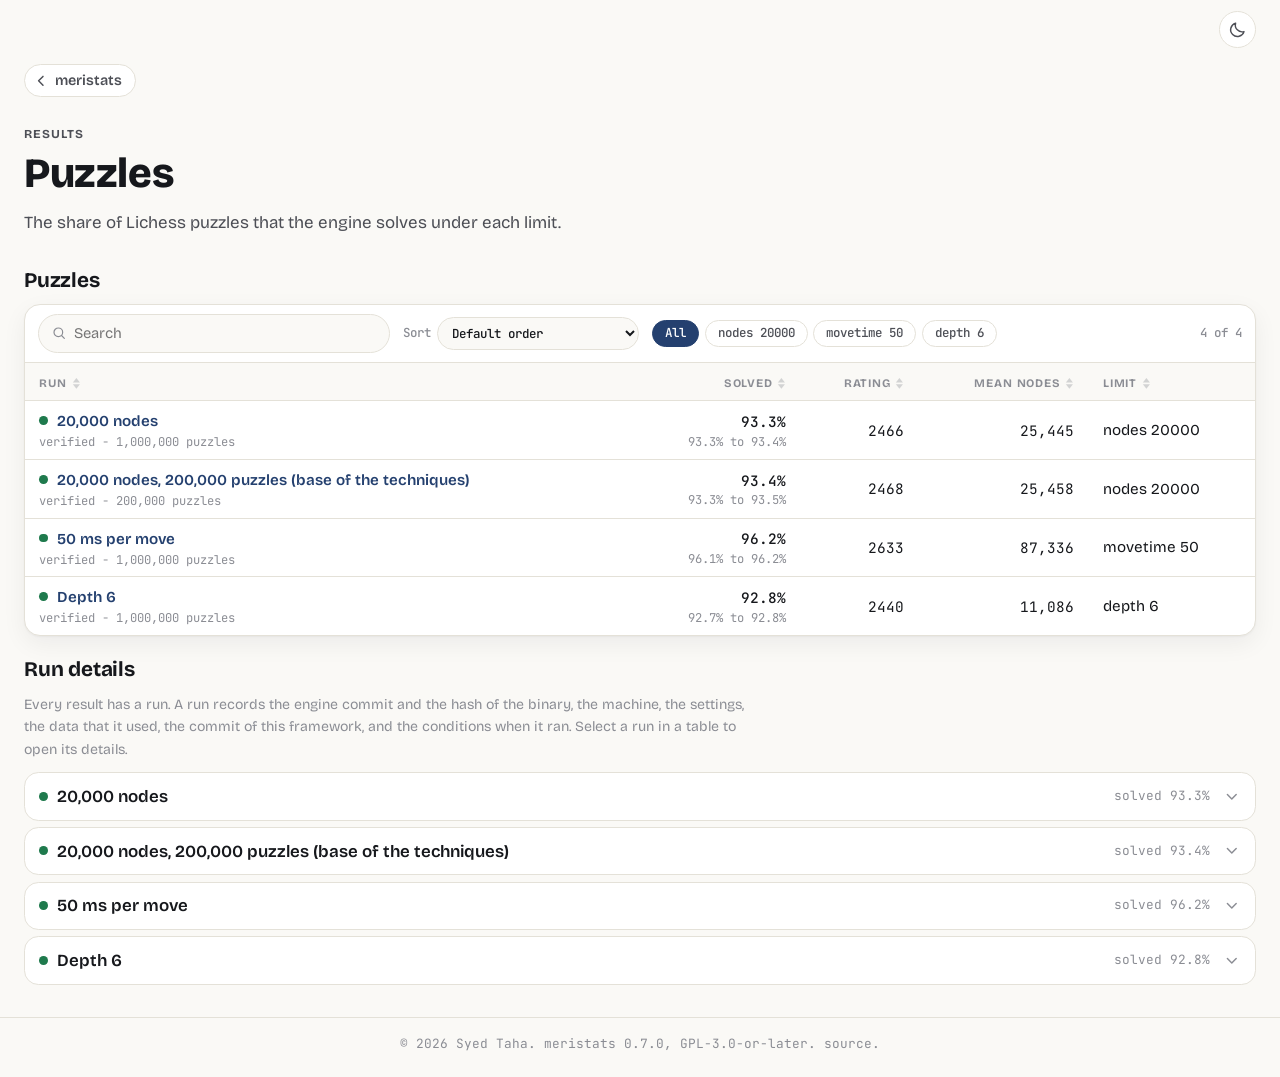
<file: steps.html>
<!doctype html>
<html lang="en" data-theme="light" data-pref="system">
<head>
  <meta charset="utf-8">
  <meta name="viewport" content="width=device-width, initial-scale=1">
  <title>Puzzles - meristats</title>
  <meta name="description" content="The share of Lichess puzzles that the engine solves under each limit.">
  <link rel="icon" href="assets/favicon.svg?v=4" type="image/svg+xml">
  <script>
    (function () {
      try {
        var pref = localStorage.getItem("theme-preference") || "system";
        var dark = pref === "dark" || (pref === "system" && window.matchMedia("(prefers-color-scheme: dark)").matches);
        document.documentElement.setAttribute("data-theme", dark ? "dark" : "light");
        document.documentElement.setAttribute("data-pref", pref);
      } catch (e) {}
    })();
  </script>
  <link rel="preconnect" href="https://fonts.googleapis.com">
  <link rel="preconnect" href="https://fonts.gstatic.com" crossorigin>
  <link href="https://fonts.googleapis.com/css2?family=Bricolage+Grotesque:opsz,wght@12..96,400;12..96,500;12..96,600;12..96,700;12..96,800&amp;family=JetBrains+Mono:wght@400;500&amp;display=swap" rel="stylesheet">
  <link rel="stylesheet" href="assets/style.css">
</head>
<body>
  <svg width="0" height="0" style="position:absolute" aria-hidden="true">
    <symbol id="mark" viewBox="38 20 62 90">
      <g fill="none" stroke="currentColor"><path stroke-width="1.6" d="M69.43 24.85V39.5M69.45 95.32V105.52"/><path stroke-width="1.64" stroke-linecap="round" d="M54.03 89.84A27.78 27.78 0 0 1 63.04 39.7M75.91 39.71A27.78 27.78 0 0 1 84.55 90.05"/></g>
      <path fill="currentColor" fill-rule="evenodd" d="M67.71 43L70.86 43L70.86 45.41L72.88 45.41L72.88 48L70.86 48L70.86 51.94L76.18 51.94L72.18 63.14L74.08 63.44L74.08 65.7L72.03 66.1L72.03 66.27C72.03 70.98 72.48 75.81 74.01 80.27C75.55 84.77 78.19 88.9 81.16 92.61L57.41 92.61C57.5 92.5 57.59 92.39 57.68 92.27C57.86 92.05 58.05 91.83 58.22 91.61C58.66 91.06 59.08 90.51 59.48 89.94C60.7 88.25 61.8 86.47 62.73 84.61C64.15 81.77 65.19 78.72 65.8 75.6C66.39 72.54 66.54 69.39 66.54 66.27L66.54 66.1L64.49 65.7L64.49 63.44L66.39 63.14L62.39 51.94L67.71 51.94L67.71 48L65.69 48L65.69 45.41L67.71 45.41L67.71 43Z"/>
    </symbol>
  </svg>

  <button class="theme-toggle" id="theme-toggle" type="button">
    <svg class="icon icon-sun" viewBox="0 0 24 24" fill="none" stroke="currentColor"
         stroke-width="1.8" stroke-linecap="round" aria-hidden="true">
      <circle cx="12" cy="12" r="4"/>
      <path d="M12 2v2M12 20v2M4.9 4.9l1.4 1.4M17.7 17.7l1.4 1.4M2 12h2M20 12h2M4.9 19.1l1.4-1.4M17.7 6.3l1.4-1.4"/>
    </svg>
    <svg class="icon icon-moon" viewBox="0 0 24 24" fill="none" stroke="currentColor"
         stroke-width="1.8" stroke-linecap="round" stroke-linejoin="round" aria-hidden="true">
      <path d="M20 14.5A8.5 8.5 0 0 1 9.5 4 8.5 8.5 0 1 0 20 14.5z"/>
    </svg>
  </button>

  <main>
<div class="wrap" id="top"><a class="back" href="./"><svg viewBox="0 0 24 24" fill="none" stroke="currentColor" stroke-width="2" stroke-linecap="round" stroke-linejoin="round" aria-hidden="true"><path d="M15 6l-6 6 6 6"/></svg>meristats</a><section class="page-head"><p class="eyebrow">Results</p><h1>Puzzles</h1><p>The share of Lichess puzzles that the engine solves under each limit.</p></section><section><h2>Puzzles</h2><div class="panel" data-table><div class="toolbar"><label class="search"><svg viewBox="0 0 24 24" fill="none" stroke="currentColor" stroke-width="1.8" stroke-linecap="round" aria-hidden="true"><circle cx="11" cy="11" r="6.5"/><path d="M20 20l-4.2-4.2"/></svg><input type="search" placeholder="Search" aria-label="Search the table"></label><label class="sort"><span>Sort</span><select aria-label="Sort the table"><option value="">Default order</option><option value="0:asc">Run, A to Z</option><option value="0:desc">Run, Z to A</option><option value="1:asc">Solved, low to high</option><option value="1:desc">Solved, high to low</option><option value="2:asc">Rating, low to high</option><option value="2:desc">Rating, high to low</option><option value="3:asc">Mean nodes, low to high</option><option value="3:desc">Mean nodes, high to low</option><option value="4:asc">Limit, A to Z</option><option value="4:desc">Limit, Z to A</option></select></label><div class="chips" data-filter="group" role="group" aria-label="Limit"><button type="button" class="chip on" data-value="">All</button><button type="button" class="chip" data-value="nodes 20000">nodes 20000</button><button type="button" class="chip" data-value="movetime 50">movetime 50</button><button type="button" class="chip" data-value="depth 6">depth 6</button></div><span class="count" aria-live="polite">4 of 4</span></div><div class="table-wrap"><table class="results"><thead><tr><th scope="col" data-sort="text" class=""><button type="button">Run<svg class="sort-icon" viewBox="0 0 10 14" aria-hidden="true"><path class="up" d="M5 1 9 6H1z"/><path class="down" d="M5 13 1 8h8z"/></svg></button></th><th scope="col" data-sort="num" class="num"><button type="button">Solved<svg class="sort-icon" viewBox="0 0 10 14" aria-hidden="true"><path class="up" d="M5 1 9 6H1z"/><path class="down" d="M5 13 1 8h8z"/></svg></button></th><th scope="col" data-sort="num" class="num"><button type="button">Rating<svg class="sort-icon" viewBox="0 0 10 14" aria-hidden="true"><path class="up" d="M5 1 9 6H1z"/><path class="down" d="M5 13 1 8h8z"/></svg></button></th><th scope="col" data-sort="num" class="num"><button type="button">Mean nodes<svg class="sort-icon" viewBox="0 0 10 14" aria-hidden="true"><path class="up" d="M5 1 9 6H1z"/><path class="down" d="M5 13 1 8h8z"/></svg></button></th><th scope="col" data-sort="text" class=""><button type="button">Limit<svg class="sort-icon" viewBox="0 0 10 14" aria-hidden="true"><path class="up" d="M5 1 9 6H1z"/><path class="down" d="M5 13 1 8h8z"/></svg></button></th></tr></thead><tbody><tr data-run="run-20261018t152925z-puzzles-1d60cea0" data-grade="verified" data-group="nodes 20000" data-search="20,000 nodes  puzzles verified nodes 20000 20,000 nodes verified - 1,000,000 puzzles 93.3% 93.3% to 93.4% 2466 25,445 nodes 20000"><td class="" data-sort="20,000 nodes"><span class="main"><span class="dot dot-verified" title="verified"></span><a class="run-link" href="#run-20261018t152925z-puzzles-1d60cea0">20,000 nodes</a></span><span class="small">verified - 1,000,000 puzzles</span></td><td class="num" data-sort="0.9334334814149403"><span class="main">93.3%</span><span class="small">93.3% to 93.4%</span></td><td class="num" data-sort="2466.1225497409932">2466</td><td class="num" data-sort="25445.01173397514">25,445</td><td class="" data-sort="nodes 20000">nodes 20000</td></tr><tr data-run="run-20261018t194649z-puzzles-65e441ed" data-grade="verified" data-group="nodes 20000" data-search="20,000 nodes, 200,000 puzzles (base of the techniques)  puzzles verified nodes 20000 20,000 nodes, 200,000 puzzles (base of the techniques) verified - 200,000 puzzles 93.4% 93.3% to 93.5% 2468 25,458 nodes 20000"><td class="" data-sort="20,000 nodes, 200,000 puzzles (base of the techniques)"><span class="main"><span class="dot dot-verified" title="verified"></span><a class="run-link" href="#run-20261018t194649z-puzzles-65e441ed">20,000 nodes, 200,000 puzzles (base of the techniques)</a></span><span class="small">verified - 200,000 puzzles</span></td><td class="num" data-sort="0.9338736790398647"><span class="main">93.4%</span><span class="small">93.3% to 93.5%</span></td><td class="num" data-sort="2467.575348290673">2468</td><td class="num" data-sort="25457.91249978957">25,458</td><td class="" data-sort="nodes 20000">nodes 20000</td></tr><tr data-run="run-20261018t173114z-puzzles-7a3c11c3" data-grade="verified" data-group="movetime 50" data-search="50 ms per move  puzzles verified movetime 50 50 ms per move verified - 1,000,000 puzzles 96.2% 96.1% to 96.2% 2633 87,336 movetime 50"><td class="" data-sort="50 ms per move"><span class="main"><span class="dot dot-verified" title="verified"></span><a class="run-link" href="#run-20261018t173114z-puzzles-7a3c11c3">50 ms per move</a></span><span class="small">verified - 1,000,000 puzzles</span></td><td class="num" data-sort="0.9618214284785096"><span class="main">96.2%</span><span class="small">96.1% to 96.2%</span></td><td class="num" data-sort="2632.7361481438556">2633</td><td class="num" data-sort="87335.58211908102">87,336</td><td class="" data-sort="movetime 50">movetime 50</td></tr><tr data-run="run-20261018t160546z-puzzles-5a108ba8" data-grade="verified" data-group="depth 6" data-search="depth 6  puzzles verified depth 6 depth 6 verified - 1,000,000 puzzles 92.8% 92.7% to 92.8% 2440 11,086 depth 6"><td class="" data-sort="depth 6"><span class="main"><span class="dot dot-verified" title="verified"></span><a class="run-link" href="#run-20261018t160546z-puzzles-5a108ba8">Depth 6</a></span><span class="small">verified - 1,000,000 puzzles</span></td><td class="num" data-sort="0.9278516726145349"><span class="main">92.8%</span><span class="small">92.7% to 92.8%</span></td><td class="num" data-sort="2439.5521796399153">2440</td><td class="num" data-sort="11085.945596407224">11,086</td><td class="" data-sort="depth 6">depth 6</td></tr></tbody></table><p class="empty" hidden>Nothing matches.</p></div><div class="pager" hidden><label class="per-page">Rows<select aria-label="Rows per page"><option value="10">10</option><option value="25">25</option><option value="50">50</option><option value="100">100</option></select></label><span class="range" aria-live="polite"></span><nav class="pages" aria-label="Pages"></nav></div></div></section><section><h2>Run details</h2><p class="note">Every result has a run. A run records the engine commit and the hash of the binary, the machine, the settings, the data that it used, the commit of this framework, and the conditions when it ran. Select a run in a table to open its details.</p><div class="runs" data-runs><details class="run" id="run-20261018t152925z-puzzles-1d60cea0" data-run="run-20261018t152925z-puzzles-1d60cea0"><summary><span class="run-name"><span class="dot dot-verified" title="verified"></span>20,000 nodes</span><span class="run-meta">solved 93.3%</span><svg class="chev" viewBox="0 0 24 24" fill="none" stroke="currentColor" stroke-width="2" stroke-linecap="round" stroke-linejoin="round" aria-hidden="true"><path d="M6 9l6 6 6-6"/></svg></summary><div class="run-body"><table class="facts"><tbody><tr class="group"><th colspan="2">Result</th></tr><tr><th scope="row">Solved</th><td>93.3% (93.3% to 93.4%)</td></tr><tr><th scope="row">First move</th><td>95.7%</td></tr><tr><th scope="row">Puzzle rating</th><td>2466</td></tr><tr><th scope="row">Mean nodes</th><td>25,445</td></tr><tr><th scope="row">Puzzles</th><td>1,000,000</td></tr><tr><th scope="row">Limit</th><td>nodes 20000</td></tr></tbody><tbody><tr class="group"><th colspan="2">Run</th></tr><tr><th scope="row">Run</th><td>20261018T152925Z-puzzles-1d60cea0</td></tr><tr><th scope="row">Protocol</th><td>puzzles version 2</td></tr><tr><th scope="row">Grade</th><td><span class="badge">verified</span> Made from a clean state.</td></tr><tr><th scope="row">Started</th><td>2026-10-18T15:29:25Z</td></tr><tr><th scope="row">Limits</th><td>items: 1000000<br>limit: {&#x27;nodes&#x27;: 20000}<br>options: {&#x27;Hash&#x27;: 16, &#x27;Threads&#x27;: 1}<br>workers: 28</td></tr></tbody><tbody><tr class="group"><th colspan="2">Engine</th></tr><tr><th scope="row">Commit</th><td><a href="https://github.com/syedtaha22/meridian/commit/1851d6012c88bce34a22c686608aade01338e2e7">1851d6012c88</a></td></tr><tr><th scope="row">Binary</th><td>7f83e651ee5e45a40d59fa69de6af48ca6f62c56aa0a31c0e30a561213eb9b9a</td></tr><tr><th scope="row">Name</th><td>Meridian 1.0.0</td></tr></tbody><tbody><tr class="group"><th colspan="2">Data</th></tr><tr><th scope="row">Dataset</th><td>lichess-puzzles-sample 506b1f835374</td></tr></tbody><tbody><tr class="group"><th colspan="2">Machine</th></tr><tr><th scope="row">CPU</th><td>13th Gen Intel(R) Core(TM) i9-13900HX, 32 logical CPUs</td></tr><tr><th scope="row">Kernel</th><td>7.0.0-38-generic</td></tr></tbody><tbody><tr class="group"><th colspan="2">Framework</th></tr><tr><th scope="row">Commit</th><td><a href="https://github.com/syedtaha22/meristats/commit/a0b7d32da5aa03f8904821137e97d49d881a2d7b">a0b7d32da5aa</a></td></tr><tr><th scope="row">State</th><td>clean</td></tr></tbody><tbody><tr class="group"><th colspan="2">Conditions</th></tr><tr><th scope="row">Power source</th><td>ac</td></tr><tr><th scope="row">Governor</th><td>powersave</td></tr><tr><th scope="row">Load at start</th><td>1.74365234375</td></tr></tbody></table><a class="to-top" href="#top">Back to the table</a></div></details><details class="run" id="run-20261018t194649z-puzzles-65e441ed" data-run="run-20261018t194649z-puzzles-65e441ed"><summary><span class="run-name"><span class="dot dot-verified" title="verified"></span>20,000 nodes, 200,000 puzzles (base of the techniques)</span><span class="run-meta">solved 93.4%</span><svg class="chev" viewBox="0 0 24 24" fill="none" stroke="currentColor" stroke-width="2" stroke-linecap="round" stroke-linejoin="round" aria-hidden="true"><path d="M6 9l6 6 6-6"/></svg></summary><div class="run-body"><table class="facts"><tbody><tr class="group"><th colspan="2">Result</th></tr><tr><th scope="row">Solved</th><td>93.4% (93.3% to 93.5%)</td></tr><tr><th scope="row">First move</th><td>95.8%</td></tr><tr><th scope="row">Puzzle rating</th><td>2468</td></tr><tr><th scope="row">Mean nodes</th><td>25,458</td></tr><tr><th scope="row">Puzzles</th><td>200,000</td></tr><tr><th scope="row">Limit</th><td>nodes 20000</td></tr></tbody><tbody><tr class="group"><th colspan="2">Run</th></tr><tr><th scope="row">Run</th><td>20261018T194649Z-puzzles-65e441ed</td></tr><tr><th scope="row">Protocol</th><td>puzzles version 2</td></tr><tr><th scope="row">Grade</th><td><span class="badge">verified</span> Made from a clean state.</td></tr><tr><th scope="row">Started</th><td>2026-10-18T19:46:49Z</td></tr><tr><th scope="row">Limits</th><td>items: 200000<br>limit: {&#x27;nodes&#x27;: 20000}<br>options: {&#x27;Hash&#x27;: 16, &#x27;Threads&#x27;: 1}<br>workers: 28</td></tr></tbody><tbody><tr class="group"><th colspan="2">Engine</th></tr><tr><th scope="row">Commit</th><td><a href="https://github.com/syedtaha22/meridian/commit/1851d6012c88bce34a22c686608aade01338e2e7">1851d6012c88</a></td></tr><tr><th scope="row">Binary</th><td>7f83e651ee5e45a40d59fa69de6af48ca6f62c56aa0a31c0e30a561213eb9b9a</td></tr><tr><th scope="row">Name</th><td>Meridian 1.0.0</td></tr></tbody><tbody><tr class="group"><th colspan="2">Data</th></tr><tr><th scope="row">Dataset</th><td>lichess-puzzles-sample 506b1f835374</td></tr></tbody><tbody><tr class="group"><th colspan="2">Machine</th></tr><tr><th scope="row">CPU</th><td>13th Gen Intel(R) Core(TM) i9-13900HX, 32 logical CPUs</td></tr><tr><th scope="row">Kernel</th><td>7.0.0-38-generic</td></tr></tbody><tbody><tr class="group"><th colspan="2">Framework</th></tr><tr><th scope="row">Commit</th><td><a href="https://github.com/syedtaha22/meristats/commit/4b41d641494044adb441dc65bc48a4a7bd8cf73d">4b41d6414940</a></td></tr><tr><th scope="row">State</th><td>clean</td></tr></tbody><tbody><tr class="group"><th colspan="2">Conditions</th></tr><tr><th scope="row">Power source</th><td>ac</td></tr><tr><th scope="row">Governor</th><td>powersave</td></tr><tr><th scope="row">Load at start</th><td>4.85888671875</td></tr></tbody></table><a class="to-top" href="#top">Back to the table</a></div></details><details class="run" id="run-20261018t173114z-puzzles-7a3c11c3" data-run="run-20261018t173114z-puzzles-7a3c11c3"><summary><span class="run-name"><span class="dot dot-verified" title="verified"></span>50 ms per move</span><span class="run-meta">solved 96.2%</span><svg class="chev" viewBox="0 0 24 24" fill="none" stroke="currentColor" stroke-width="2" stroke-linecap="round" stroke-linejoin="round" aria-hidden="true"><path d="M6 9l6 6 6-6"/></svg></summary><div class="run-body"><table class="facts"><tbody><tr class="group"><th colspan="2">Result</th></tr><tr><th scope="row">Solved</th><td>96.2% (96.1% to 96.2%)</td></tr><tr><th scope="row">First move</th><td>97.6%</td></tr><tr><th scope="row">Puzzle rating</th><td>2633</td></tr><tr><th scope="row">Mean nodes</th><td>87,336</td></tr><tr><th scope="row">Puzzles</th><td>1,000,000</td></tr><tr><th scope="row">Limit</th><td>movetime 50</td></tr></tbody><tbody><tr class="group"><th colspan="2">Run</th></tr><tr><th scope="row">Run</th><td>20261018T173114Z-puzzles-7a3c11c3</td></tr><tr><th scope="row">Protocol</th><td>puzzles version 2</td></tr><tr><th scope="row">Grade</th><td><span class="badge">verified</span> Made from a clean state.</td></tr><tr><th scope="row">Started</th><td>2026-10-18T17:31:14Z</td></tr><tr><th scope="row">Limits</th><td>items: 1000000<br>limit: {&#x27;movetime&#x27;: 50}<br>options: {&#x27;Hash&#x27;: 16, &#x27;MoveOverhead&#x27;: 0, &#x27;Threads&#x27;: 1}<br>workers: 16</td></tr></tbody><tbody><tr class="group"><th colspan="2">Engine</th></tr><tr><th scope="row">Commit</th><td><a href="https://github.com/syedtaha22/meridian/commit/1851d6012c88bce34a22c686608aade01338e2e7">1851d6012c88</a></td></tr><tr><th scope="row">Binary</th><td>7f83e651ee5e45a40d59fa69de6af48ca6f62c56aa0a31c0e30a561213eb9b9a</td></tr><tr><th scope="row">Name</th><td>Meridian 1.0.0</td></tr></tbody><tbody><tr class="group"><th colspan="2">Data</th></tr><tr><th scope="row">Dataset</th><td>lichess-puzzles-sample 506b1f835374</td></tr></tbody><tbody><tr class="group"><th colspan="2">Machine</th></tr><tr><th scope="row">CPU</th><td>13th Gen Intel(R) Core(TM) i9-13900HX, 32 logical CPUs</td></tr><tr><th scope="row">Kernel</th><td>7.0.0-38-generic</td></tr></tbody><tbody><tr class="group"><th colspan="2">Framework</th></tr><tr><th scope="row">Commit</th><td><a href="https://github.com/syedtaha22/meristats/commit/4b41d641494044adb441dc65bc48a4a7bd8cf73d">4b41d6414940</a></td></tr><tr><th scope="row">State</th><td>clean</td></tr></tbody><tbody><tr class="group"><th colspan="2">Conditions</th></tr><tr><th scope="row">Power source</th><td>ac</td></tr><tr><th scope="row">Governor</th><td>powersave</td></tr><tr><th scope="row">Load at start</th><td>0.74267578125</td></tr></tbody></table><a class="to-top" href="#top">Back to the table</a></div></details><details class="run" id="run-20261018t160546z-puzzles-5a108ba8" data-run="run-20261018t160546z-puzzles-5a108ba8"><summary><span class="run-name"><span class="dot dot-verified" title="verified"></span>Depth 6</span><span class="run-meta">solved 92.8%</span><svg class="chev" viewBox="0 0 24 24" fill="none" stroke="currentColor" stroke-width="2" stroke-linecap="round" stroke-linejoin="round" aria-hidden="true"><path d="M6 9l6 6 6-6"/></svg></summary><div class="run-body"><table class="facts"><tbody><tr class="group"><th colspan="2">Result</th></tr><tr><th scope="row">Solved</th><td>92.8% (92.7% to 92.8%)</td></tr><tr><th scope="row">First move</th><td>95.6%</td></tr><tr><th scope="row">Puzzle rating</th><td>2440</td></tr><tr><th scope="row">Mean nodes</th><td>11,086</td></tr><tr><th scope="row">Puzzles</th><td>1,000,000</td></tr><tr><th scope="row">Limit</th><td>depth 6</td></tr></tbody><tbody><tr class="group"><th colspan="2">Run</th></tr><tr><th scope="row">Run</th><td>20261018T160546Z-puzzles-5a108ba8</td></tr><tr><th scope="row">Protocol</th><td>puzzles version 2</td></tr><tr><th scope="row">Grade</th><td><span class="badge">verified</span> Made from a clean state.</td></tr><tr><th scope="row">Started</th><td>2026-10-18T16:05:46Z</td></tr><tr><th scope="row">Limits</th><td>items: 1000000<br>limit: {&#x27;depth&#x27;: 6}<br>options: {&#x27;Hash&#x27;: 16, &#x27;Threads&#x27;: 1}<br>workers: 28</td></tr></tbody><tbody><tr class="group"><th colspan="2">Engine</th></tr><tr><th scope="row">Commit</th><td><a href="https://github.com/syedtaha22/meridian/commit/1851d6012c88bce34a22c686608aade01338e2e7">1851d6012c88</a></td></tr><tr><th scope="row">Binary</th><td>7f83e651ee5e45a40d59fa69de6af48ca6f62c56aa0a31c0e30a561213eb9b9a</td></tr><tr><th scope="row">Name</th><td>Meridian 1.0.0</td></tr></tbody><tbody><tr class="group"><th colspan="2">Data</th></tr><tr><th scope="row">Dataset</th><td>lichess-puzzles-sample 506b1f835374</td></tr></tbody><tbody><tr class="group"><th colspan="2">Machine</th></tr><tr><th scope="row">CPU</th><td>13th Gen Intel(R) Core(TM) i9-13900HX, 32 logical CPUs</td></tr><tr><th scope="row">Kernel</th><td>7.0.0-38-generic</td></tr></tbody><tbody><tr class="group"><th colspan="2">Framework</th></tr><tr><th scope="row">Commit</th><td><a href="https://github.com/syedtaha22/meristats/commit/a0b7d32da5aa03f8904821137e97d49d881a2d7b">a0b7d32da5aa</a></td></tr><tr><th scope="row">State</th><td>clean</td></tr></tbody><tbody><tr class="group"><th colspan="2">Conditions</th></tr><tr><th scope="row">Power source</th><td>ac</td></tr><tr><th scope="row">Governor</th><td>powersave</td></tr><tr><th scope="row">Load at start</th><td>8.6376953125</td></tr></tbody></table><a class="to-top" href="#top">Back to the table</a></div></details></div></section></div>
  </main>

  <footer class="site-footer">
    <div class="wrap">
      &copy; 2026 Syed Taha. meristats 0.7.0, GPL-3.0-or-later.
      <a href="https://github.com/syedtaha22/meristats">source</a>.
    </div>
  </footer>

  <script src="assets/site.js" defer></script>
  <script>
    (function () {
      var button = document.getElementById("theme-toggle");
      var media = window.matchMedia("(prefers-color-scheme: dark)");

      function read() {
        try { return localStorage.getItem("theme-preference") || "system"; } catch (e) { return "system"; }
      }

      function isDark(pref) {
        return pref === "dark" || (pref === "system" && media.matches);
      }

      function apply(pref) {
        var dark = isDark(pref);
        document.documentElement.setAttribute("data-theme", dark ? "dark" : "light");
        document.documentElement.setAttribute("data-pref", pref);
        button.setAttribute("aria-label", dark ? "Switch to light theme" : "Switch to dark theme");
      }

      button.addEventListener("click", function () {
        var next = isDark(read()) ? "light" : "dark";
        try { localStorage.setItem("theme-preference", next); } catch (e) {}
        apply(next);
      });

      media.addEventListener("change", function () {
        if (read() === "system") { apply("system"); }
      });

      apply(read());
    })();
  </script>
</body>
</html>
</file>
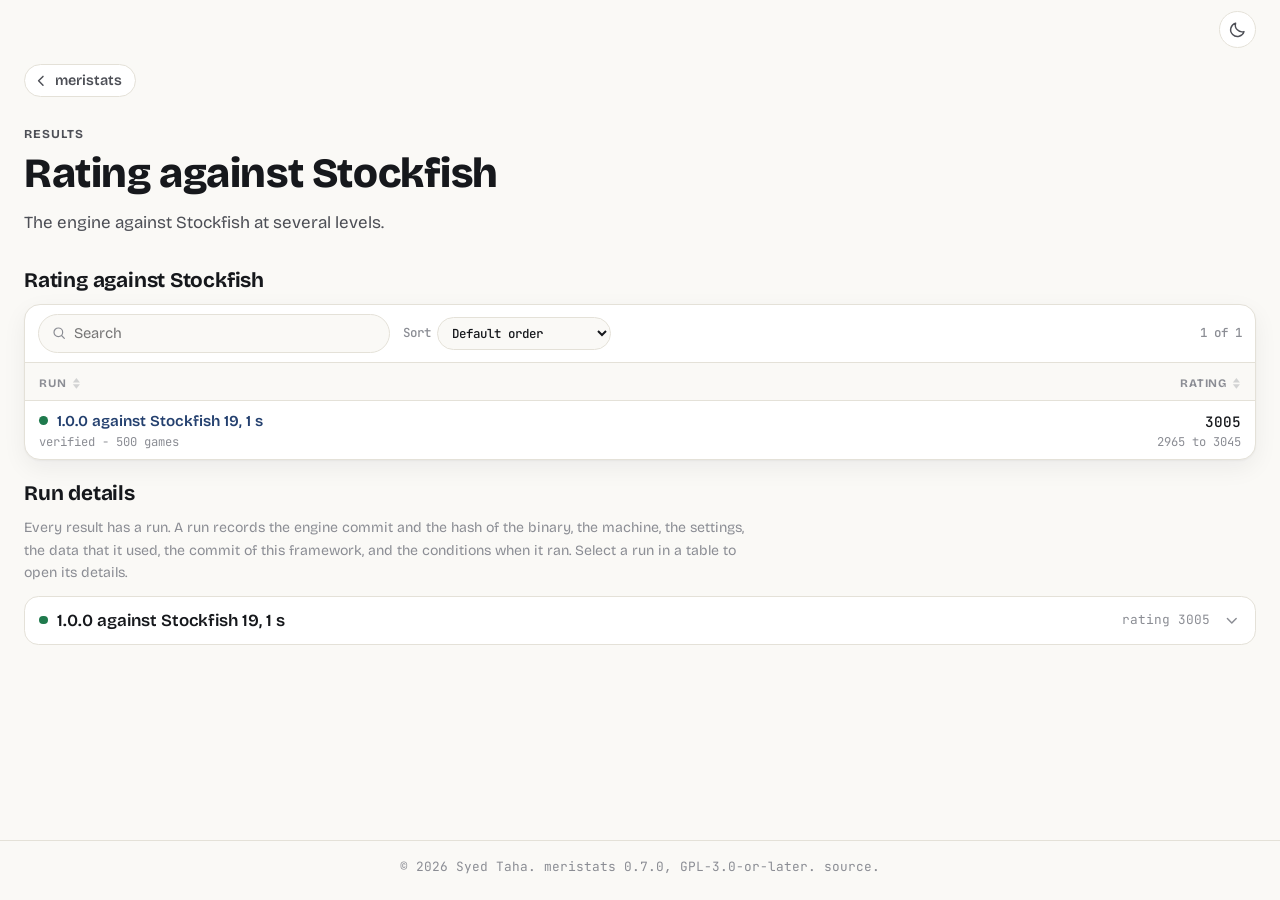
<file: stockfish.html>
<!doctype html>
<html lang="en" data-theme="light" data-pref="system">
<head>
  <meta charset="utf-8">
  <meta name="viewport" content="width=device-width, initial-scale=1">
  <title>Rating against Stockfish - meristats</title>
  <meta name="description" content="The engine against Stockfish at several levels.">
  <link rel="icon" href="assets/favicon.svg?v=4" type="image/svg+xml">
  <script>
    (function () {
      try {
        var pref = localStorage.getItem("theme-preference") || "system";
        var dark = pref === "dark" || (pref === "system" && window.matchMedia("(prefers-color-scheme: dark)").matches);
        document.documentElement.setAttribute("data-theme", dark ? "dark" : "light");
        document.documentElement.setAttribute("data-pref", pref);
      } catch (e) {}
    })();
  </script>
  <link rel="preconnect" href="https://fonts.googleapis.com">
  <link rel="preconnect" href="https://fonts.gstatic.com" crossorigin>
  <link href="https://fonts.googleapis.com/css2?family=Bricolage+Grotesque:opsz,wght@12..96,400;12..96,500;12..96,600;12..96,700;12..96,800&amp;family=JetBrains+Mono:wght@400;500&amp;display=swap" rel="stylesheet">
  <link rel="stylesheet" href="assets/style.css">
</head>
<body>
  <svg width="0" height="0" style="position:absolute" aria-hidden="true">
    <symbol id="mark" viewBox="38 20 62 90">
      <g fill="none" stroke="currentColor"><path stroke-width="1.6" d="M69.43 24.85V39.5M69.45 95.32V105.52"/><path stroke-width="1.64" stroke-linecap="round" d="M54.03 89.84A27.78 27.78 0 0 1 63.04 39.7M75.91 39.71A27.78 27.78 0 0 1 84.55 90.05"/></g>
      <path fill="currentColor" fill-rule="evenodd" d="M67.71 43L70.86 43L70.86 45.41L72.88 45.41L72.88 48L70.86 48L70.86 51.94L76.18 51.94L72.18 63.14L74.08 63.44L74.08 65.7L72.03 66.1L72.03 66.27C72.03 70.98 72.48 75.81 74.01 80.27C75.55 84.77 78.19 88.9 81.16 92.61L57.41 92.61C57.5 92.5 57.59 92.39 57.68 92.27C57.86 92.05 58.05 91.83 58.22 91.61C58.66 91.06 59.08 90.51 59.48 89.94C60.7 88.25 61.8 86.47 62.73 84.61C64.15 81.77 65.19 78.72 65.8 75.6C66.39 72.54 66.54 69.39 66.54 66.27L66.54 66.1L64.49 65.7L64.49 63.44L66.39 63.14L62.39 51.94L67.71 51.94L67.71 48L65.69 48L65.69 45.41L67.71 45.41L67.71 43Z"/>
    </symbol>
  </svg>

  <button class="theme-toggle" id="theme-toggle" type="button">
    <svg class="icon icon-sun" viewBox="0 0 24 24" fill="none" stroke="currentColor"
         stroke-width="1.8" stroke-linecap="round" aria-hidden="true">
      <circle cx="12" cy="12" r="4"/>
      <path d="M12 2v2M12 20v2M4.9 4.9l1.4 1.4M17.7 17.7l1.4 1.4M2 12h2M20 12h2M4.9 19.1l1.4-1.4M17.7 6.3l1.4-1.4"/>
    </svg>
    <svg class="icon icon-moon" viewBox="0 0 24 24" fill="none" stroke="currentColor"
         stroke-width="1.8" stroke-linecap="round" stroke-linejoin="round" aria-hidden="true">
      <path d="M20 14.5A8.5 8.5 0 0 1 9.5 4 8.5 8.5 0 1 0 20 14.5z"/>
    </svg>
  </button>

  <main>
<div class="wrap" id="top"><a class="back" href="./"><svg viewBox="0 0 24 24" fill="none" stroke="currentColor" stroke-width="2" stroke-linecap="round" stroke-linejoin="round" aria-hidden="true"><path d="M15 6l-6 6 6 6"/></svg>meristats</a><section class="page-head"><p class="eyebrow">Results</p><h1>Rating against Stockfish</h1><p>The engine against Stockfish at several levels.</p></section><section><h2>Rating against Stockfish</h2><div class="panel" data-table><div class="toolbar"><label class="search"><svg viewBox="0 0 24 24" fill="none" stroke="currentColor" stroke-width="1.8" stroke-linecap="round" aria-hidden="true"><circle cx="11" cy="11" r="6.5"/><path d="M20 20l-4.2-4.2"/></svg><input type="search" placeholder="Search" aria-label="Search the table"></label><label class="sort"><span>Sort</span><select aria-label="Sort the table"><option value="">Default order</option><option value="0:asc">Run, A to Z</option><option value="0:desc">Run, Z to A</option><option value="1:asc">Rating, low to high</option><option value="1:desc">Rating, high to low</option></select></label><span class="count" aria-live="polite">1 of 1</span></div><div class="table-wrap"><table class="results"><thead><tr><th scope="col" data-sort="text" class=""><button type="button">Run<svg class="sort-icon" viewBox="0 0 10 14" aria-hidden="true"><path class="up" d="M5 1 9 6H1z"/><path class="down" d="M5 13 1 8h8z"/></svg></button></th><th scope="col" data-sort="num" class="num"><button type="button">Rating<svg class="sort-icon" viewBox="0 0 10 14" aria-hidden="true"><path class="up" d="M5 1 9 6H1z"/><path class="down" d="M5 13 1 8h8z"/></svg></button></th></tr></thead><tbody><tr data-run="run-20261018t183852z-ladder-7d3cb442" data-grade="verified" data-group="" data-search="1.0.0 against stockfish 19, 1 s  ladder verified  1.0.0 against stockfish 19, 1 s verified - 500 games 3005 2965 to 3045"><td class="" data-sort="1.0.0 against stockfish 19, 1 s"><span class="main"><span class="dot dot-verified" title="verified"></span><a class="run-link" href="#run-20261018t183852z-ladder-7d3cb442">1.0.0 against Stockfish 19, 1 s</a></span><span class="small">verified - 500 games</span></td><td class="num" data-sort="3004.9633690205205"><span class="main">3005</span><span class="small">2965 to 3045</span></td></tr></tbody></table><p class="empty" hidden>Nothing matches.</p></div><div class="pager" hidden><label class="per-page">Rows<select aria-label="Rows per page"><option value="10">10</option><option value="25">25</option><option value="50">50</option><option value="100">100</option></select></label><span class="range" aria-live="polite"></span><nav class="pages" aria-label="Pages"></nav></div></div></section><section><h2>Run details</h2><p class="note">Every result has a run. A run records the engine commit and the hash of the binary, the machine, the settings, the data that it used, the commit of this framework, and the conditions when it ran. Select a run in a table to open its details.</p><div class="runs" data-runs><details class="run" id="run-20261018t183852z-ladder-7d3cb442" data-run="run-20261018t183852z-ladder-7d3cb442"><summary><span class="run-name"><span class="dot dot-verified" title="verified"></span>1.0.0 against Stockfish 19, 1 s</span><span class="run-meta">rating 3005</span><svg class="chev" viewBox="0 0 24 24" fill="none" stroke="currentColor" stroke-width="2" stroke-linecap="round" stroke-linejoin="round" aria-hidden="true"><path d="M6 9l6 6 6-6"/></svg></summary><div class="run-body"><table class="facts"><tbody><tr class="group"><th colspan="2">Result</th></tr><tr><th scope="row">Rating</th><td>3005 (2965 to 3045)</td></tr><tr><th scope="row">Games</th><td>500</td></tr><tr><th scope="row">Level 2400</th><td>+98 =2 -0</td></tr><tr><th scope="row">Level 2600</th><td>+92 =5 -3</td></tr><tr><th scope="row">Level 2800</th><td>+72 =16 -12</td></tr><tr><th scope="row">Level 3000</th><td>+18 =47 -35</td></tr><tr><th scope="row">Level 3190</th><td>+3 =46 -51</td></tr></tbody><tbody><tr class="group"><th colspan="2">Run</th></tr><tr><th scope="row">Run</th><td>20261018T183852Z-ladder-7d3cb442</td></tr><tr><th scope="row">Protocol</th><td>ladder version 2</td></tr><tr><th scope="row">Grade</th><td><span class="badge">verified</span> Made from a clean state.</td></tr><tr><th scope="row">Started</th><td>2026-10-18T18:38:52Z</td></tr><tr><th scope="row">Limits</th><td>levels: [2400, 2600, 2800, 3000, 3190]<br>limit: {&#x27;st&#x27;: 1.0}<br>options_a: {&#x27;Hash&#x27;: 16, &#x27;MoveOverhead&#x27;: 0, &#x27;Threads&#x27;: 1}<br>rounds: 50<br>seed: 1<br>stockfish_engine_id: 3</td></tr></tbody><tbody><tr class="group"><th colspan="2">Engine</th></tr><tr><th scope="row">Commit</th><td><a href="https://github.com/syedtaha22/meridian/commit/1851d6012c88bce34a22c686608aade01338e2e7">1851d6012c88</a></td></tr><tr><th scope="row">Binary</th><td>7f83e651ee5e45a40d59fa69de6af48ca6f62c56aa0a31c0e30a561213eb9b9a</td></tr><tr><th scope="row">Name</th><td>Meridian 1.0.0</td></tr></tbody><tbody><tr class="group"><th colspan="2">Data</th></tr><tr><th scope="row">Dataset</th><td>opening-book 5835239f88cc</td></tr></tbody><tbody><tr class="group"><th colspan="2">Machine</th></tr><tr><th scope="row">CPU</th><td>13th Gen Intel(R) Core(TM) i9-13900HX, 32 logical CPUs</td></tr><tr><th scope="row">Kernel</th><td>7.0.0-38-generic</td></tr></tbody><tbody><tr class="group"><th colspan="2">Framework</th></tr><tr><th scope="row">Commit</th><td><a href="https://github.com/syedtaha22/meristats/commit/4b41d641494044adb441dc65bc48a4a7bd8cf73d">4b41d6414940</a></td></tr><tr><th scope="row">State</th><td>clean</td></tr></tbody><tbody><tr class="group"><th colspan="2">Conditions</th></tr><tr><th scope="row">Power source</th><td>ac</td></tr><tr><th scope="row">Governor</th><td>powersave</td></tr><tr><th scope="row">Load at start</th><td>12.5322265625</td></tr></tbody></table><a class="to-top" href="#top">Back to the table</a></div></details></div></section></div>
  </main>

  <footer class="site-footer">
    <div class="wrap">
      &copy; 2026 Syed Taha. meristats 0.7.0, GPL-3.0-or-later.
      <a href="https://github.com/syedtaha22/meristats">source</a>.
    </div>
  </footer>

  <script src="assets/site.js" defer></script>
  <script>
    (function () {
      var button = document.getElementById("theme-toggle");
      var media = window.matchMedia("(prefers-color-scheme: dark)");

      function read() {
        try { return localStorage.getItem("theme-preference") || "system"; } catch (e) { return "system"; }
      }

      function isDark(pref) {
        return pref === "dark" || (pref === "system" && media.matches);
      }

      function apply(pref) {
        var dark = isDark(pref);
        document.documentElement.setAttribute("data-theme", dark ? "dark" : "light");
        document.documentElement.setAttribute("data-pref", pref);
        button.setAttribute("aria-label", dark ? "Switch to light theme" : "Switch to dark theme");
      }

      button.addEventListener("click", function () {
        var next = isDark(read()) ? "light" : "dark";
        try { localStorage.setItem("theme-preference", next); } catch (e) {}
        apply(next);
      });

      media.addEventListener("change", function () {
        if (read() === "system") { apply("system"); }
      });

      apply(read());
    })();
  </script>
</body>
</html>
</file>
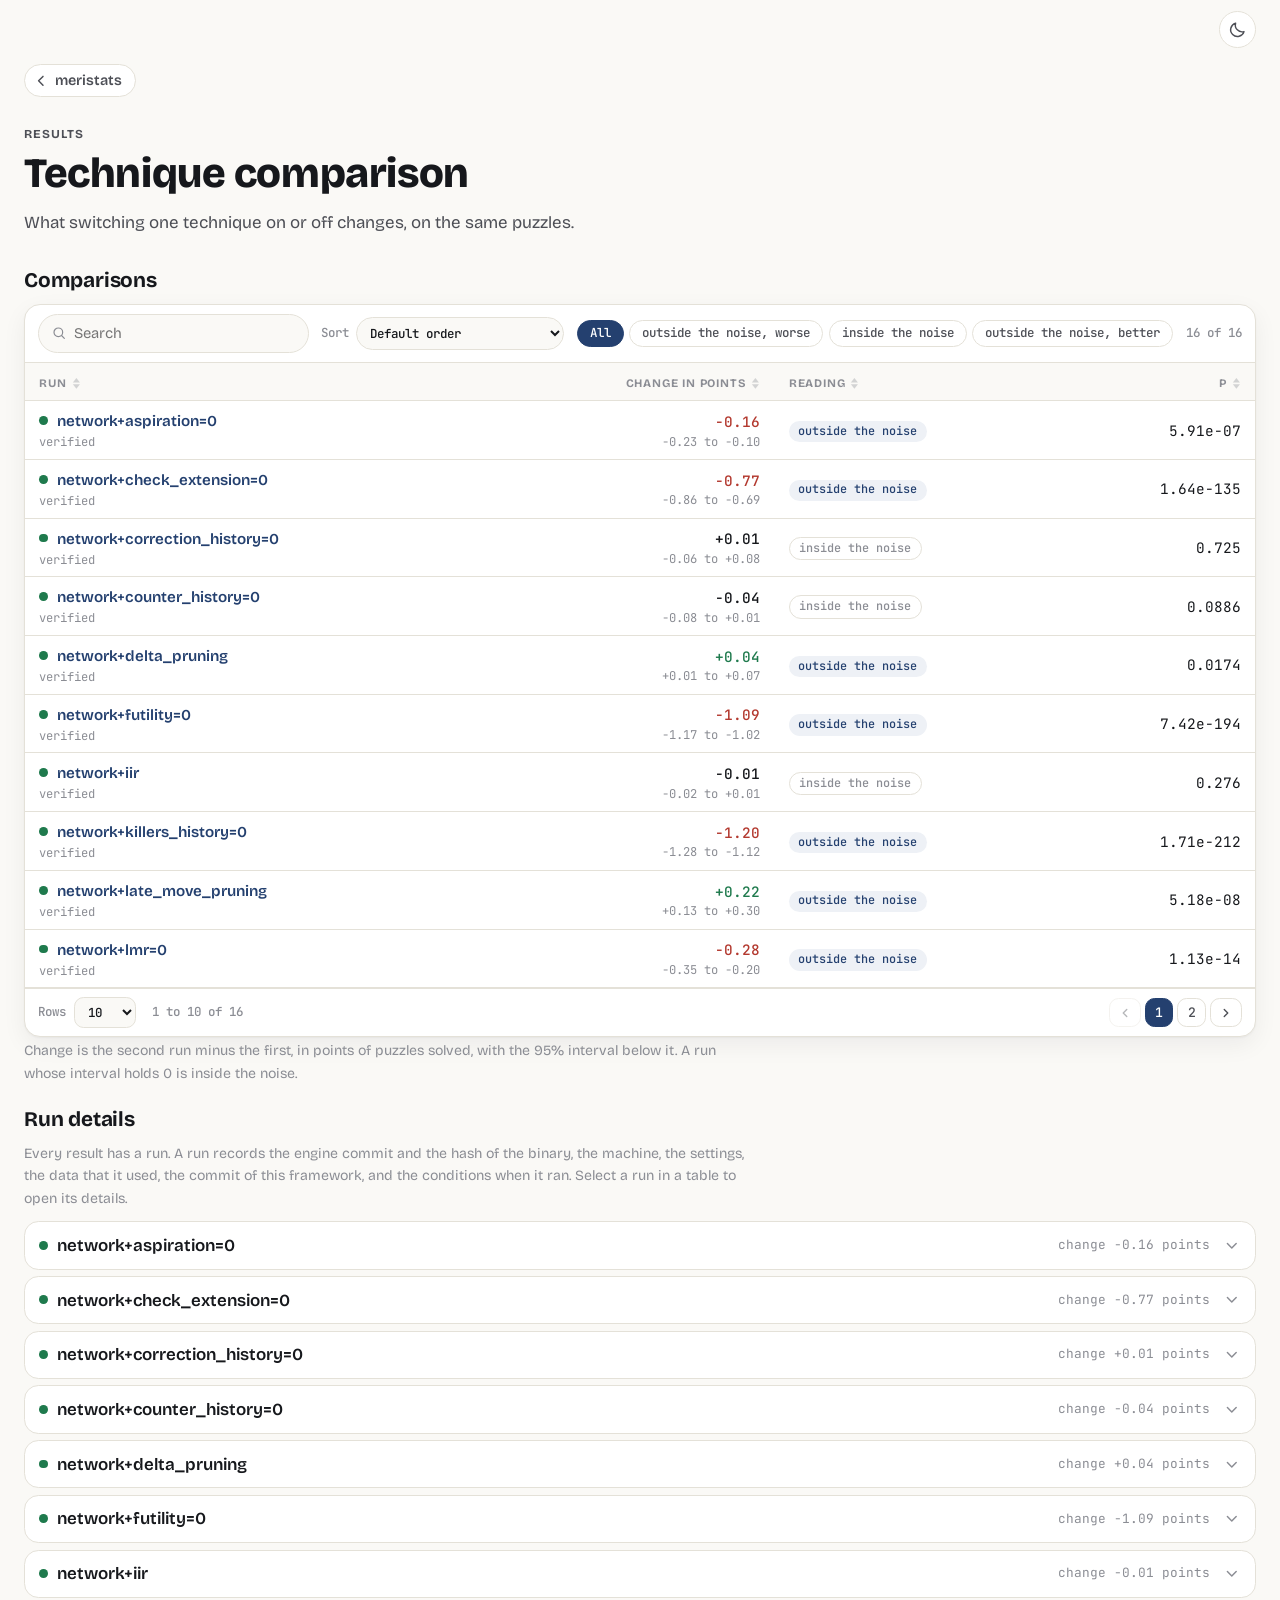
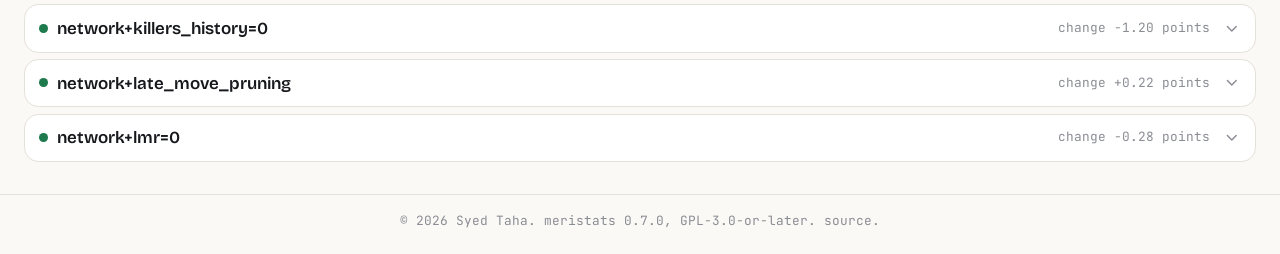
<file: techniques.html>
<!doctype html>
<html lang="en" data-theme="light" data-pref="system">
<head>
  <meta charset="utf-8">
  <meta name="viewport" content="width=device-width, initial-scale=1">
  <title>Technique comparison - meristats</title>
  <meta name="description" content="What switching one technique on or off changes, on the same puzzles.">
  <link rel="icon" href="assets/favicon.svg?v=4" type="image/svg+xml">
  <script>
    (function () {
      try {
        var pref = localStorage.getItem("theme-preference") || "system";
        var dark = pref === "dark" || (pref === "system" && window.matchMedia("(prefers-color-scheme: dark)").matches);
        document.documentElement.setAttribute("data-theme", dark ? "dark" : "light");
        document.documentElement.setAttribute("data-pref", pref);
      } catch (e) {}
    })();
  </script>
  <link rel="preconnect" href="https://fonts.googleapis.com">
  <link rel="preconnect" href="https://fonts.gstatic.com" crossorigin>
  <link href="https://fonts.googleapis.com/css2?family=Bricolage+Grotesque:opsz,wght@12..96,400;12..96,500;12..96,600;12..96,700;12..96,800&amp;family=JetBrains+Mono:wght@400;500&amp;display=swap" rel="stylesheet">
  <link rel="stylesheet" href="assets/style.css">
</head>
<body>
  <svg width="0" height="0" style="position:absolute" aria-hidden="true">
    <symbol id="mark" viewBox="38 20 62 90">
      <g fill="none" stroke="currentColor"><path stroke-width="1.6" d="M69.43 24.85V39.5M69.45 95.32V105.52"/><path stroke-width="1.64" stroke-linecap="round" d="M54.03 89.84A27.78 27.78 0 0 1 63.04 39.7M75.91 39.71A27.78 27.78 0 0 1 84.55 90.05"/></g>
      <path fill="currentColor" fill-rule="evenodd" d="M67.71 43L70.86 43L70.86 45.41L72.88 45.41L72.88 48L70.86 48L70.86 51.94L76.18 51.94L72.18 63.14L74.08 63.44L74.08 65.7L72.03 66.1L72.03 66.27C72.03 70.98 72.48 75.81 74.01 80.27C75.55 84.77 78.19 88.9 81.16 92.61L57.41 92.61C57.5 92.5 57.59 92.39 57.68 92.27C57.86 92.05 58.05 91.83 58.22 91.61C58.66 91.06 59.08 90.51 59.48 89.94C60.7 88.25 61.8 86.47 62.73 84.61C64.15 81.77 65.19 78.72 65.8 75.6C66.39 72.54 66.54 69.39 66.54 66.27L66.54 66.1L64.49 65.7L64.49 63.44L66.39 63.14L62.39 51.94L67.71 51.94L67.71 48L65.69 48L65.69 45.41L67.71 45.41L67.71 43Z"/>
    </symbol>
  </svg>

  <button class="theme-toggle" id="theme-toggle" type="button">
    <svg class="icon icon-sun" viewBox="0 0 24 24" fill="none" stroke="currentColor"
         stroke-width="1.8" stroke-linecap="round" aria-hidden="true">
      <circle cx="12" cy="12" r="4"/>
      <path d="M12 2v2M12 20v2M4.9 4.9l1.4 1.4M17.7 17.7l1.4 1.4M2 12h2M20 12h2M4.9 19.1l1.4-1.4M17.7 6.3l1.4-1.4"/>
    </svg>
    <svg class="icon icon-moon" viewBox="0 0 24 24" fill="none" stroke="currentColor"
         stroke-width="1.8" stroke-linecap="round" stroke-linejoin="round" aria-hidden="true">
      <path d="M20 14.5A8.5 8.5 0 0 1 9.5 4 8.5 8.5 0 1 0 20 14.5z"/>
    </svg>
  </button>

  <main>
<div class="wrap" id="top"><a class="back" href="./"><svg viewBox="0 0 24 24" fill="none" stroke="currentColor" stroke-width="2" stroke-linecap="round" stroke-linejoin="round" aria-hidden="true"><path d="M15 6l-6 6 6 6"/></svg>meristats</a><section class="page-head"><p class="eyebrow">Results</p><h1>Technique comparison</h1><p>What switching one technique on or off changes, on the same puzzles.</p></section><section><h2>Comparisons</h2><div class="panel" data-table><div class="toolbar"><label class="search"><svg viewBox="0 0 24 24" fill="none" stroke="currentColor" stroke-width="1.8" stroke-linecap="round" aria-hidden="true"><circle cx="11" cy="11" r="6.5"/><path d="M20 20l-4.2-4.2"/></svg><input type="search" placeholder="Search" aria-label="Search the table"></label><label class="sort"><span>Sort</span><select aria-label="Sort the table"><option value="">Default order</option><option value="0:asc">Run, A to Z</option><option value="0:desc">Run, Z to A</option><option value="1:asc">Change in points, low to high</option><option value="1:desc">Change in points, high to low</option><option value="2:asc">Reading, A to Z</option><option value="2:desc">Reading, Z to A</option><option value="3:asc">p, low to high</option><option value="3:desc">p, high to low</option></select></label><div class="chips" data-filter="group" role="group" aria-label="Reading"><button type="button" class="chip on" data-value="">All</button><button type="button" class="chip" data-value="outside the noise, worse">outside the noise, worse</button><button type="button" class="chip" data-value="inside the noise">inside the noise</button><button type="button" class="chip" data-value="outside the noise, better">outside the noise, better</button></div><span class="count" aria-live="polite">16 of 16</span></div><div class="table-wrap"><table class="results"><thead><tr><th scope="col" data-sort="text" class=""><button type="button">Run<svg class="sort-icon" viewBox="0 0 10 14" aria-hidden="true"><path class="up" d="M5 1 9 6H1z"/><path class="down" d="M5 13 1 8h8z"/></svg></button></th><th scope="col" data-sort="num" class="num"><button type="button">Change in points<svg class="sort-icon" viewBox="0 0 10 14" aria-hidden="true"><path class="up" d="M5 1 9 6H1z"/><path class="down" d="M5 13 1 8h8z"/></svg></button></th><th scope="col" data-sort="text" class=""><button type="button">Reading<svg class="sort-icon" viewBox="0 0 10 14" aria-hidden="true"><path class="up" d="M5 1 9 6H1z"/><path class="down" d="M5 13 1 8h8z"/></svg></button></th><th scope="col" data-sort="num" class="num"><button type="button">p<svg class="sort-icon" viewBox="0 0 10 14" aria-hidden="true"><path class="up" d="M5 1 9 6H1z"/><path class="down" d="M5 13 1 8h8z"/></svg></button></th></tr></thead><tbody><tr data-run="run-20261018t224620z-compare-8ee31762" data-grade="verified" data-group="outside the noise, worse" data-search="network+aspiration=0 default against network+aspiration=0 compare verified outside the noise, worse network+aspiration=0 verified -0.16 -0.23 to -0.10 outside the noise 5.91e-07"><td class="" data-sort="network+aspiration=0"><span class="main"><span class="dot dot-verified" title="verified"></span><a class="run-link" href="#run-20261018t224620z-compare-8ee31762">network+aspiration=0</a></span><span class="small">verified</span></td><td class="num" data-sort="-0.001621812497461317"><span class="main"><span class="neg">-0.16</span></span><span class="small">-0.23 to -0.10</span></td><td class="" data-sort="1"><span class="pill loud">outside the noise</span></td><td class="num" data-sort="5.913128564370067e-07">5.91e-07</td></tr><tr data-run="run-20261018t224621z-compare-43d4dc48" data-grade="verified" data-group="outside the noise, worse" data-search="network+check_extension=0 default against network+check_extension=0 compare verified outside the noise, worse network+check_extension=0 verified -0.77 -0.86 to -0.69 outside the noise 1.64e-135"><td class="" data-sort="network+check_extension=0"><span class="main"><span class="dot dot-verified" title="verified"></span><a class="run-link" href="#run-20261018t224621z-compare-43d4dc48">network+check_extension=0</a></span><span class="small">verified</span></td><td class="num" data-sort="-0.007742491710732163"><span class="main"><span class="neg">-0.77</span></span><span class="small">-0.86 to -0.69</span></td><td class="" data-sort="1"><span class="pill loud">outside the noise</span></td><td class="num" data-sort="1.6390757974977648e-135">1.64e-135</td></tr><tr data-run="run-20261018t224611z-compare-a7aad0cd" data-grade="verified" data-group="inside the noise" data-search="network+correction_history=0 default against network+correction_history=0 compare verified inside the noise network+correction_history=0 verified +0.01 -0.06 to +0.08 inside the noise 0.725"><td class="" data-sort="network+correction_history=0"><span class="main"><span class="dot dot-verified" title="verified"></span><a class="run-link" href="#run-20261018t224611z-compare-a7aad0cd">network+correction_history=0</a></span><span class="small">verified</span></td><td class="num" data-sort="0.00014279864592860715"><span class="main">+0.01</span><span class="small">-0.06 to +0.08</span></td><td class="" data-sort="0"><span class="pill quiet">inside the noise</span></td><td class="num" data-sort="0.7251175105179014">0.725</td></tr><tr data-run="run-20261018t224622z-compare-3dff963c" data-grade="verified" data-group="inside the noise" data-search="network+counter_history=0 default against network+counter_history=0 compare verified inside the noise network+counter_history=0 verified -0.04 -0.08 to +0.01 inside the noise 0.0886"><td class="" data-sort="network+counter_history=0"><span class="main"><span class="dot dot-verified" title="verified"></span><a class="run-link" href="#run-20261018t224622z-compare-3dff963c">network+counter_history=0</a></span><span class="small">verified</span></td><td class="num" data-sort="-0.00036219113499465384"><span class="main">-0.04</span><span class="small">-0.08 to +0.01</span></td><td class="" data-sort="0"><span class="pill quiet">inside the noise</span></td><td class="num" data-sort="0.08859960988281364">0.0886</td></tr><tr data-run="run-20261018t224618z-compare-e5a23eac" data-grade="verified" data-group="outside the noise, better" data-search="network+delta_pruning default against network+delta_pruning compare verified outside the noise, better network+delta_pruning verified +0.04 +0.01 to +0.07 outside the noise 0.0174"><td class="" data-sort="network+delta_pruning"><span class="main"><span class="dot dot-verified" title="verified"></span><a class="run-link" href="#run-20261018t224618z-compare-e5a23eac">network+delta_pruning</a></span><span class="small">verified</span></td><td class="num" data-sort="0.0003712687191957988"><span class="main"><span class="pos">+0.04</span></span><span class="small">+0.01 to +0.07</span></td><td class="" data-sort="1"><span class="pill loud">outside the noise</span></td><td class="num" data-sort="0.017374845984025306">0.0174</td></tr><tr data-run="run-20261018t224604z-compare-b73b7eed" data-grade="verified" data-group="outside the noise, worse" data-search="network+futility=0 default against network+futility=0 compare verified outside the noise, worse network+futility=0 verified -1.09 -1.17 to -1.02 outside the noise 7.42e-194"><td class="" data-sort="network+futility=0"><span class="main"><span class="dot dot-verified" title="verified"></span><a class="run-link" href="#run-20261018t224604z-compare-b73b7eed">network+futility=0</a></span><span class="small">verified</span></td><td class="num" data-sort="-0.010922845658477115"><span class="main"><span class="neg">-1.09</span></span><span class="small">-1.17 to -1.02</span></td><td class="" data-sort="1"><span class="pill loud">outside the noise</span></td><td class="num" data-sort="7.416123329007048e-194">7.42e-194</td></tr><tr data-run="run-20261018t224615z-compare-4460bd79" data-grade="verified" data-group="inside the noise" data-search="network+iir default against network+iir compare verified inside the noise network+iir verified -0.01 -0.02 to +0.01 inside the noise 0.276"><td class="" data-sort="network+iir"><span class="main"><span class="dot dot-verified" title="verified"></span><a class="run-link" href="#run-20261018t224615z-compare-4460bd79">network+iir</a></span><span class="small">verified</span></td><td class="num" data-sort="-7.859204865304014e-05"><span class="main">-0.01</span><span class="small">-0.02 to +0.01</span></td><td class="" data-sort="0"><span class="pill quiet">inside the noise</span></td><td class="num" data-sort="0.2764630123158034">0.276</td></tr><tr data-run="run-20261018t224624z-compare-b60c06b8" data-grade="verified" data-group="outside the noise, worse" data-search="network+killers_history=0 default against network+killers_history=0 compare verified outside the noise, worse network+killers_history=0 verified -1.20 -1.28 to -1.12 outside the noise 1.71e-212"><td class="" data-sort="network+killers_history=0"><span class="main"><span class="dot dot-verified" title="verified"></span><a class="run-link" href="#run-20261018t224624z-compare-b60c06b8">network+killers_history=0</a></span><span class="small">verified</span></td><td class="num" data-sort="-0.011976884975378677"><span class="main"><span class="neg">-1.20</span></span><span class="small">-1.28 to -1.12</span></td><td class="" data-sort="1"><span class="pill loud">outside the noise</span></td><td class="num" data-sort="1.7105438853905055e-212">1.71e-212</td></tr><tr data-run="run-20261018t224614z-compare-9585ccb8" data-grade="verified" data-group="outside the noise, better" data-search="network+late_move_pruning default against network+late_move_pruning compare verified outside the noise, better network+late_move_pruning verified +0.22 +0.13 to +0.30 outside the noise 5.18e-08"><td class="" data-sort="network+late_move_pruning"><span class="main"><span class="dot dot-verified" title="verified"></span><a class="run-link" href="#run-20261018t224614z-compare-9585ccb8">network+late_move_pruning</a></span><span class="small">verified</span></td><td class="num" data-sort="0.0021510947233696854"><span class="main"><span class="pos">+0.22</span></span><span class="small">+0.13 to +0.30</span></td><td class="" data-sort="1"><span class="pill loud">outside the noise</span></td><td class="num" data-sort="5.18397043381258e-08">5.18e-08</td></tr><tr data-run="run-20261018t224607z-compare-8537a32d" data-grade="verified" data-group="outside the noise, worse" data-search="network+lmr=0 default against network+lmr=0 compare verified outside the noise, worse network+lmr=0 verified -0.28 -0.35 to -0.20 outside the noise 1.13e-14"><td class="" data-sort="network+lmr=0"><span class="main"><span class="dot dot-verified" title="verified"></span><a class="run-link" href="#run-20261018t224607z-compare-8537a32d">network+lmr=0</a></span><span class="small">verified</span></td><td class="num" data-sort="-0.002775326034969134"><span class="main"><span class="neg">-0.28</span></span><span class="small">-0.35 to -0.20</span></td><td class="" data-sort="1"><span class="pill loud">outside the noise</span></td><td class="num" data-sort="1.1275297494456906e-14">1.13e-14</td></tr><tr data-run="run-20261018t224605z-compare-d4132e81" data-grade="verified" data-group="outside the noise, worse" data-search="network+null_move=0 default against network+null_move=0 compare verified outside the noise, worse network+null_move=0 verified -0.15 -0.20 to -0.09 outside the noise 4.63e-11"><td class="" data-sort="network+null_move=0"><span class="main"><span class="dot dot-verified" title="verified"></span><a class="run-link" href="#run-20261018t224605z-compare-d4132e81">network+null_move=0</a></span><span class="small">verified</span></td><td class="num" data-sort="-0.0014659885780026285"><span class="main"><span class="neg">-0.15</span></span><span class="small">-0.20 to -0.09</span></td><td class="" data-sort="1"><span class="pill loud">outside the noise</span></td><td class="num" data-sort="4.629356947484176e-11">4.63e-11</td></tr><tr data-run="run-20261018t224610z-compare-2f13327e" data-grade="verified" data-group="outside the noise, worse" data-search="network+probcut=0 default against network+probcut=0 compare verified outside the noise, worse network+probcut=0 verified -0.05 -0.08 to -0.03 outside the noise 4.88e-05"><td class="" data-sort="network+probcut=0"><span class="main"><span class="dot dot-verified" title="verified"></span><a class="run-link" href="#run-20261018t224610z-compare-2f13327e">network+probcut=0</a></span><span class="small">verified</span></td><td class="num" data-sort="-0.0005408006601694909"><span class="main"><span class="neg">-0.05</span></span><span class="small">-0.08 to -0.03</span></td><td class="" data-sort="1"><span class="pill loud">outside the noise</span></td><td class="num" data-sort="4.8808911758541196e-05">4.88e-05</td></tr><tr data-run="run-20261018t224613z-compare-0404643a" data-grade="verified" data-group="outside the noise, worse" data-search="network+razoring default against network+razoring compare verified outside the noise, worse network+razoring verified -0.30 -0.35 to -0.25 outside the noise 5.05e-72"><td class="" data-sort="network+razoring"><span class="main"><span class="dot dot-verified" title="verified"></span><a class="run-link" href="#run-20261018t224613z-compare-0404643a">network+razoring</a></span><span class="small">verified</span></td><td class="num" data-sort="-0.0029631773611756423"><span class="main"><span class="neg">-0.30</span></span><span class="small">-0.35 to -0.25</span></td><td class="" data-sort="1"><span class="pill loud">outside the noise</span></td><td class="num" data-sort="5.051866830169198e-72">5.05e-72</td></tr><tr data-run="run-20261018t224603z-compare-2b5d5ba0" data-grade="verified" data-group="outside the noise, better" data-search="network+reverse_futility=0 default against network+reverse_futility=0 compare verified outside the noise, better network+reverse_futility=0 verified +0.13 +0.05 to +0.21 outside the noise 0.00403"><td class="" data-sort="network+reverse_futility=0"><span class="main"><span class="dot dot-verified" title="verified"></span><a class="run-link" href="#run-20261018t224603z-compare-2b5d5ba0">network+reverse_futility=0</a></span><span class="small">verified</span></td><td class="num" data-sort="0.0012897897568421794"><span class="main"><span class="pos">+0.13</span></span><span class="small">+0.05 to +0.21</span></td><td class="" data-sort="1"><span class="pill loud">outside the noise</span></td><td class="num" data-sort="0.004032167370621972">0.00403</td></tr><tr data-run="run-20261018t224608z-compare-6f78f172" data-grade="verified" data-group="outside the noise, worse" data-search="network+see=0 default against network+see=0 compare verified outside the noise, worse network+see=0 verified -0.67 -0.73 to -0.61 outside the noise 1.6e-121"><td class="" data-sort="network+see=0"><span class="main"><span class="dot dot-verified" title="verified"></span><a class="run-link" href="#run-20261018t224608z-compare-6f78f172">network+see=0</a></span><span class="small">verified</span></td><td class="num" data-sort="-0.0066894562712827305"><span class="main"><span class="neg">-0.67</span></span><span class="small">-0.73 to -0.61</span></td><td class="" data-sort="1"><span class="pill loud">outside the noise</span></td><td class="num" data-sort="1.5985609348792432e-121">1.6e-121</td></tr><tr data-run="run-20261018t224617z-compare-93c29048" data-grade="verified" data-group="inside the noise" data-search="network+singular default against network+singular compare verified inside the noise network+singular verified -0.02 -0.05 to +0.00 inside the noise 0.0899"><td class="" data-sort="network+singular"><span class="main"><span class="dot dot-verified" title="verified"></span><a class="run-link" href="#run-20261018t224617z-compare-93c29048">network+singular</a></span><span class="small">verified</span></td><td class="num" data-sort="-0.0002323179497150146"><span class="main">-0.02</span><span class="small">-0.05 to +0.00</span></td><td class="" data-sort="0"><span class="pill quiet">inside the noise</span></td><td class="num" data-sort="0.08993110267490442">0.0899</td></tr></tbody></table><p class="empty" hidden>Nothing matches.</p></div><div class="pager" hidden><label class="per-page">Rows<select aria-label="Rows per page"><option value="10">10</option><option value="25">25</option><option value="50">50</option><option value="100">100</option></select></label><span class="range" aria-live="polite"></span><nav class="pages" aria-label="Pages"></nav></div></div><p class="note">Change is the second run minus the first, in points of puzzles solved, with the 95% interval below it. A run whose interval holds 0 is inside the noise.</p></section><section><h2>Run details</h2><p class="note">Every result has a run. A run records the engine commit and the hash of the binary, the machine, the settings, the data that it used, the commit of this framework, and the conditions when it ran. Select a run in a table to open its details.</p><div class="runs" data-runs><details class="run" id="run-20261018t224620z-compare-8ee31762" data-run="run-20261018t224620z-compare-8ee31762"><summary><span class="run-name"><span class="dot dot-verified" title="verified"></span>network+aspiration=0</span><span class="run-meta">change -0.16 points</span><svg class="chev" viewBox="0 0 24 24" fill="none" stroke="currentColor" stroke-width="2" stroke-linecap="round" stroke-linejoin="round" aria-hidden="true"><path d="M6 9l6 6 6-6"/></svg></summary><div class="run-body"><table class="facts"><tbody><tr class="group"><th colspan="2">Result</th></tr><tr><th scope="row">A solved</th><td>93.4% (None)</td></tr><tr><th scope="row">B solved</th><td>93.2% (network+aspiration=0)</td></tr><tr><th scope="row">Change, B minus A</th><td>-0.16 points (-0.23 to -0.10)</td></tr><tr><th scope="row">Only A solved</th><td>1554</td></tr><tr><th scope="row">Only B solved</th><td>1287</td></tr><tr><th scope="row">p (McNemar)</th><td>5.91e-07</td></tr><tr><th scope="row">Puzzles</th><td>200,000</td></tr></tbody><tbody><tr class="group"><th colspan="2">Run</th></tr><tr><th scope="row">Run</th><td>20261018T224620Z-compare-8ee31762</td></tr><tr><th scope="row">Protocol</th><td>compare version 1</td></tr><tr><th scope="row">Grade</th><td><span class="badge">verified</span> Made from a clean state.</td></tr><tr><th scope="row">Started</th><td>2026-10-18T22:46:20Z</td></tr><tr><th scope="row">Config</th><td>default against network+aspiration=0</td></tr><tr><th scope="row">Limits</th><td>a: 20261018T194649Z-puzzles-65e441ed<br>b: 20261018T212643Z-puzzles-bec0f575</td></tr></tbody><tbody><tr class="group"><th colspan="2">Data</th></tr><tr><th scope="row">Dataset</th><td>lichess-puzzles-sample 506b1f835374</td></tr></tbody><tbody><tr class="group"><th colspan="2">Machine</th></tr><tr><th scope="row">CPU</th><td>13th Gen Intel(R) Core(TM) i9-13900HX, 32 logical CPUs</td></tr><tr><th scope="row">Kernel</th><td>7.0.0-38-generic</td></tr></tbody><tbody><tr class="group"><th colspan="2">Framework</th></tr><tr><th scope="row">Commit</th><td><a href="https://github.com/syedtaha22/meristats/commit/4b41d641494044adb441dc65bc48a4a7bd8cf73d">4b41d6414940</a></td></tr><tr><th scope="row">State</th><td>clean</td></tr></tbody><tbody><tr class="group"><th colspan="2">Conditions</th></tr><tr><th scope="row">Power source</th><td>ac</td></tr><tr><th scope="row">Governor</th><td>powersave</td></tr><tr><th scope="row">Load at start</th><td>0.52734375</td></tr></tbody></table><a class="to-top" href="#top">Back to the table</a></div></details><details class="run" id="run-20261018t224621z-compare-43d4dc48" data-run="run-20261018t224621z-compare-43d4dc48"><summary><span class="run-name"><span class="dot dot-verified" title="verified"></span>network+check_extension=0</span><span class="run-meta">change -0.77 points</span><svg class="chev" viewBox="0 0 24 24" fill="none" stroke="currentColor" stroke-width="2" stroke-linecap="round" stroke-linejoin="round" aria-hidden="true"><path d="M6 9l6 6 6-6"/></svg></summary><div class="run-body"><table class="facts"><tbody><tr class="group"><th colspan="2">Result</th></tr><tr><th scope="row">A solved</th><td>93.4% (None)</td></tr><tr><th scope="row">B solved</th><td>92.6% (network+check_extension=0)</td></tr><tr><th scope="row">Change, B minus A</th><td>-0.77 points (-0.86 to -0.69)</td></tr><tr><th scope="row">Only A solved</th><td>3335</td></tr><tr><th scope="row">Only B solved</th><td>1610</td></tr><tr><th scope="row">p (McNemar)</th><td>1.64e-135</td></tr><tr><th scope="row">Puzzles</th><td>200,000</td></tr></tbody><tbody><tr class="group"><th colspan="2">Run</th></tr><tr><th scope="row">Run</th><td>20261018T224621Z-compare-43d4dc48</td></tr><tr><th scope="row">Protocol</th><td>compare version 1</td></tr><tr><th scope="row">Grade</th><td><span class="badge">verified</span> Made from a clean state.</td></tr><tr><th scope="row">Started</th><td>2026-10-18T22:46:21Z</td></tr><tr><th scope="row">Config</th><td>default against network+check_extension=0</td></tr><tr><th scope="row">Limits</th><td>a: 20261018T194649Z-puzzles-65e441ed<br>b: 20261018T213426Z-puzzles-dce451f2</td></tr></tbody><tbody><tr class="group"><th colspan="2">Data</th></tr><tr><th scope="row">Dataset</th><td>lichess-puzzles-sample 506b1f835374</td></tr></tbody><tbody><tr class="group"><th colspan="2">Machine</th></tr><tr><th scope="row">CPU</th><td>13th Gen Intel(R) Core(TM) i9-13900HX, 32 logical CPUs</td></tr><tr><th scope="row">Kernel</th><td>7.0.0-38-generic</td></tr></tbody><tbody><tr class="group"><th colspan="2">Framework</th></tr><tr><th scope="row">Commit</th><td><a href="https://github.com/syedtaha22/meristats/commit/4b41d641494044adb441dc65bc48a4a7bd8cf73d">4b41d6414940</a></td></tr><tr><th scope="row">State</th><td>clean</td></tr></tbody><tbody><tr class="group"><th colspan="2">Conditions</th></tr><tr><th scope="row">Power source</th><td>ac</td></tr><tr><th scope="row">Governor</th><td>powersave</td></tr><tr><th scope="row">Load at start</th><td>0.52734375</td></tr></tbody></table><a class="to-top" href="#top">Back to the table</a></div></details><details class="run" id="run-20261018t224611z-compare-a7aad0cd" data-run="run-20261018t224611z-compare-a7aad0cd"><summary><span class="run-name"><span class="dot dot-verified" title="verified"></span>network+correction_history=0</span><span class="run-meta">change +0.01 points</span><svg class="chev" viewBox="0 0 24 24" fill="none" stroke="currentColor" stroke-width="2" stroke-linecap="round" stroke-linejoin="round" aria-hidden="true"><path d="M6 9l6 6 6-6"/></svg></summary><div class="run-body"><table class="facts"><tbody><tr class="group"><th colspan="2">Result</th></tr><tr><th scope="row">A solved</th><td>93.4% (None)</td></tr><tr><th scope="row">B solved</th><td>93.4% (network+correction_history=0)</td></tr><tr><th scope="row">Change, B minus A</th><td>+0.01 points (-0.06 to +0.08)</td></tr><tr><th scope="row">Only A solved</th><td>1607</td></tr><tr><th scope="row">Only B solved</th><td>1628</td></tr><tr><th scope="row">p (McNemar)</th><td>0.725</td></tr><tr><th scope="row">Puzzles</th><td>200,000</td></tr></tbody><tbody><tr class="group"><th colspan="2">Run</th></tr><tr><th scope="row">Run</th><td>20261018T224611Z-compare-a7aad0cd</td></tr><tr><th scope="row">Protocol</th><td>compare version 1</td></tr><tr><th scope="row">Grade</th><td><span class="badge">verified</span> Made from a clean state.</td></tr><tr><th scope="row">Started</th><td>2026-10-18T22:46:11Z</td></tr><tr><th scope="row">Config</th><td>default against network+correction_history=0</td></tr><tr><th scope="row">Limits</th><td>a: 20261018T194649Z-puzzles-65e441ed<br>b: 20261018T204021Z-puzzles-6aa69704</td></tr></tbody><tbody><tr class="group"><th colspan="2">Data</th></tr><tr><th scope="row">Dataset</th><td>lichess-puzzles-sample 506b1f835374</td></tr></tbody><tbody><tr class="group"><th colspan="2">Machine</th></tr><tr><th scope="row">CPU</th><td>13th Gen Intel(R) Core(TM) i9-13900HX, 32 logical CPUs</td></tr><tr><th scope="row">Kernel</th><td>7.0.0-38-generic</td></tr></tbody><tbody><tr class="group"><th colspan="2">Framework</th></tr><tr><th scope="row">Commit</th><td><a href="https://github.com/syedtaha22/meristats/commit/4b41d641494044adb441dc65bc48a4a7bd8cf73d">4b41d6414940</a></td></tr><tr><th scope="row">State</th><td>clean</td></tr></tbody><tbody><tr class="group"><th colspan="2">Conditions</th></tr><tr><th scope="row">Power source</th><td>ac</td></tr><tr><th scope="row">Governor</th><td>powersave</td></tr><tr><th scope="row">Load at start</th><td>0.44091796875</td></tr></tbody></table><a class="to-top" href="#top">Back to the table</a></div></details><details class="run" id="run-20261018t224622z-compare-3dff963c" data-run="run-20261018t224622z-compare-3dff963c"><summary><span class="run-name"><span class="dot dot-verified" title="verified"></span>network+counter_history=0</span><span class="run-meta">change -0.04 points</span><svg class="chev" viewBox="0 0 24 24" fill="none" stroke="currentColor" stroke-width="2" stroke-linecap="round" stroke-linejoin="round" aria-hidden="true"><path d="M6 9l6 6 6-6"/></svg></summary><div class="run-body"><table class="facts"><tbody><tr class="group"><th colspan="2">Result</th></tr><tr><th scope="row">A solved</th><td>93.4% (None)</td></tr><tr><th scope="row">B solved</th><td>93.4% (network+counter_history=0)</td></tr><tr><th scope="row">Change, B minus A</th><td>-0.04 points (-0.08 to +0.01)</td></tr><tr><th scope="row">Only A solved</th><td>832</td></tr><tr><th scope="row">Only B solved</th><td>763</td></tr><tr><th scope="row">p (McNemar)</th><td>0.0886</td></tr><tr><th scope="row">Puzzles</th><td>200,000</td></tr></tbody><tbody><tr class="group"><th colspan="2">Run</th></tr><tr><th scope="row">Run</th><td>20261018T224622Z-compare-3dff963c</td></tr><tr><th scope="row">Protocol</th><td>compare version 1</td></tr><tr><th scope="row">Grade</th><td><span class="badge">verified</span> Made from a clean state.</td></tr><tr><th scope="row">Started</th><td>2026-10-18T22:46:22Z</td></tr><tr><th scope="row">Config</th><td>default against network+counter_history=0</td></tr><tr><th scope="row">Limits</th><td>a: 20261018T194649Z-puzzles-65e441ed<br>b: 20261018T214159Z-puzzles-775be4d8</td></tr></tbody><tbody><tr class="group"><th colspan="2">Data</th></tr><tr><th scope="row">Dataset</th><td>lichess-puzzles-sample 506b1f835374</td></tr></tbody><tbody><tr class="group"><th colspan="2">Machine</th></tr><tr><th scope="row">CPU</th><td>13th Gen Intel(R) Core(TM) i9-13900HX, 32 logical CPUs</td></tr><tr><th scope="row">Kernel</th><td>7.0.0-38-generic</td></tr></tbody><tbody><tr class="group"><th colspan="2">Framework</th></tr><tr><th scope="row">Commit</th><td><a href="https://github.com/syedtaha22/meristats/commit/4b41d641494044adb441dc65bc48a4a7bd8cf73d">4b41d6414940</a></td></tr><tr><th scope="row">State</th><td>clean</td></tr></tbody><tbody><tr class="group"><th colspan="2">Conditions</th></tr><tr><th scope="row">Power source</th><td>ac</td></tr><tr><th scope="row">Governor</th><td>powersave</td></tr><tr><th scope="row">Load at start</th><td>0.6455078125</td></tr></tbody></table><a class="to-top" href="#top">Back to the table</a></div></details><details class="run" id="run-20261018t224618z-compare-e5a23eac" data-run="run-20261018t224618z-compare-e5a23eac"><summary><span class="run-name"><span class="dot dot-verified" title="verified"></span>network+delta_pruning</span><span class="run-meta">change +0.04 points</span><svg class="chev" viewBox="0 0 24 24" fill="none" stroke="currentColor" stroke-width="2" stroke-linecap="round" stroke-linejoin="round" aria-hidden="true"><path d="M6 9l6 6 6-6"/></svg></summary><div class="run-body"><table class="facts"><tbody><tr class="group"><th colspan="2">Result</th></tr><tr><th scope="row">A solved</th><td>93.4% (None)</td></tr><tr><th scope="row">B solved</th><td>93.4% (network+delta_pruning)</td></tr><tr><th scope="row">Change, B minus A</th><td>+0.04 points (+0.01 to +0.07)</td></tr><tr><th scope="row">Only A solved</th><td>278</td></tr><tr><th scope="row">Only B solved</th><td>338</td></tr><tr><th scope="row">p (McNemar)</th><td>0.0174</td></tr><tr><th scope="row">Puzzles</th><td>200,000</td></tr></tbody><tbody><tr class="group"><th colspan="2">Run</th></tr><tr><th scope="row">Run</th><td>20261018T224618Z-compare-e5a23eac</td></tr><tr><th scope="row">Protocol</th><td>compare version 1</td></tr><tr><th scope="row">Grade</th><td><span class="badge">verified</span> Made from a clean state.</td></tr><tr><th scope="row">Started</th><td>2026-10-18T22:46:18Z</td></tr><tr><th scope="row">Config</th><td>default against network+delta_pruning</td></tr><tr><th scope="row">Limits</th><td>a: 20261018T194649Z-puzzles-65e441ed<br>b: 20261018T211859Z-puzzles-e78cd9d1</td></tr></tbody><tbody><tr class="group"><th colspan="2">Data</th></tr><tr><th scope="row">Dataset</th><td>lichess-puzzles-sample 506b1f835374</td></tr></tbody><tbody><tr class="group"><th colspan="2">Machine</th></tr><tr><th scope="row">CPU</th><td>13th Gen Intel(R) Core(TM) i9-13900HX, 32 logical CPUs</td></tr><tr><th scope="row">Kernel</th><td>7.0.0-38-generic</td></tr></tbody><tbody><tr class="group"><th colspan="2">Framework</th></tr><tr><th scope="row">Commit</th><td><a href="https://github.com/syedtaha22/meristats/commit/4b41d641494044adb441dc65bc48a4a7bd8cf73d">4b41d6414940</a></td></tr><tr><th scope="row">State</th><td>clean</td></tr></tbody><tbody><tr class="group"><th colspan="2">Conditions</th></tr><tr><th scope="row">Power source</th><td>ac</td></tr><tr><th scope="row">Governor</th><td>powersave</td></tr><tr><th scope="row">Load at start</th><td>0.52734375</td></tr></tbody></table><a class="to-top" href="#top">Back to the table</a></div></details><details class="run" id="run-20261018t224604z-compare-b73b7eed" data-run="run-20261018t224604z-compare-b73b7eed"><summary><span class="run-name"><span class="dot dot-verified" title="verified"></span>network+futility=0</span><span class="run-meta">change -1.09 points</span><svg class="chev" viewBox="0 0 24 24" fill="none" stroke="currentColor" stroke-width="2" stroke-linecap="round" stroke-linejoin="round" aria-hidden="true"><path d="M6 9l6 6 6-6"/></svg></summary><div class="run-body"><table class="facts"><tbody><tr class="group"><th colspan="2">Result</th></tr><tr><th scope="row">A solved</th><td>93.4% (None)</td></tr><tr><th scope="row">B solved</th><td>92.3% (network+futility=0)</td></tr><tr><th scope="row">Change, B minus A</th><td>-1.09 points (-1.17 to -1.02)</td></tr><tr><th scope="row">Only A solved</th><td>2837</td></tr><tr><th scope="row">Only B solved</th><td>1026</td></tr><tr><th scope="row">p (McNemar)</th><td>7.42e-194</td></tr><tr><th scope="row">Puzzles</th><td>200,000</td></tr></tbody><tbody><tr class="group"><th colspan="2">Run</th></tr><tr><th scope="row">Run</th><td>20261018T224604Z-compare-b73b7eed</td></tr><tr><th scope="row">Protocol</th><td>compare version 1</td></tr><tr><th scope="row">Grade</th><td><span class="badge">verified</span> Made from a clean state.</td></tr><tr><th scope="row">Started</th><td>2026-10-18T22:46:04Z</td></tr><tr><th scope="row">Config</th><td>default against network+futility=0</td></tr><tr><th scope="row">Limits</th><td>a: 20261018T194649Z-puzzles-65e441ed<br>b: 20261018T200159Z-puzzles-660f8914</td></tr></tbody><tbody><tr class="group"><th colspan="2">Data</th></tr><tr><th scope="row">Dataset</th><td>lichess-puzzles-sample 506b1f835374</td></tr></tbody><tbody><tr class="group"><th colspan="2">Machine</th></tr><tr><th scope="row">CPU</th><td>13th Gen Intel(R) Core(TM) i9-13900HX, 32 logical CPUs</td></tr><tr><th scope="row">Kernel</th><td>7.0.0-38-generic</td></tr></tbody><tbody><tr class="group"><th colspan="2">Framework</th></tr><tr><th scope="row">Commit</th><td><a href="https://github.com/syedtaha22/meristats/commit/4b41d641494044adb441dc65bc48a4a7bd8cf73d">4b41d6414940</a></td></tr><tr><th scope="row">State</th><td>clean</td></tr></tbody><tbody><tr class="group"><th colspan="2">Conditions</th></tr><tr><th scope="row">Power source</th><td>ac</td></tr><tr><th scope="row">Governor</th><td>powersave</td></tr><tr><th scope="row">Load at start</th><td>0.39208984375</td></tr></tbody></table><a class="to-top" href="#top">Back to the table</a></div></details><details class="run" id="run-20261018t224615z-compare-4460bd79" data-run="run-20261018t224615z-compare-4460bd79"><summary><span class="run-name"><span class="dot dot-verified" title="verified"></span>network+iir</span><span class="run-meta">change -0.01 points</span><svg class="chev" viewBox="0 0 24 24" fill="none" stroke="currentColor" stroke-width="2" stroke-linecap="round" stroke-linejoin="round" aria-hidden="true"><path d="M6 9l6 6 6-6"/></svg></summary><div class="run-body"><table class="facts"><tbody><tr class="group"><th colspan="2">Result</th></tr><tr><th scope="row">A solved</th><td>93.4% (None)</td></tr><tr><th scope="row">B solved</th><td>93.4% (network+iir)</td></tr><tr><th scope="row">Change, B minus A</th><td>-0.01 points (-0.02 to +0.01)</td></tr><tr><th scope="row">Only A solved</th><td>103</td></tr><tr><th scope="row">Only B solved</th><td>87</td></tr><tr><th scope="row">p (McNemar)</th><td>0.276</td></tr><tr><th scope="row">Puzzles</th><td>200,000</td></tr></tbody><tbody><tr class="group"><th colspan="2">Run</th></tr><tr><th scope="row">Run</th><td>20261018T224615Z-compare-4460bd79</td></tr><tr><th scope="row">Protocol</th><td>compare version 1</td></tr><tr><th scope="row">Grade</th><td><span class="badge">verified</span> Made from a clean state.</td></tr><tr><th scope="row">Started</th><td>2026-10-18T22:46:15Z</td></tr><tr><th scope="row">Config</th><td>default against network+iir</td></tr><tr><th scope="row">Limits</th><td>a: 20261018T194649Z-puzzles-65e441ed<br>b: 20261018T210333Z-puzzles-f07776ee</td></tr></tbody><tbody><tr class="group"><th colspan="2">Data</th></tr><tr><th scope="row">Dataset</th><td>lichess-puzzles-sample 506b1f835374</td></tr></tbody><tbody><tr class="group"><th colspan="2">Machine</th></tr><tr><th scope="row">CPU</th><td>13th Gen Intel(R) Core(TM) i9-13900HX, 32 logical CPUs</td></tr><tr><th scope="row">Kernel</th><td>7.0.0-38-generic</td></tr></tbody><tbody><tr class="group"><th colspan="2">Framework</th></tr><tr><th scope="row">Commit</th><td><a href="https://github.com/syedtaha22/meristats/commit/4b41d641494044adb441dc65bc48a4a7bd8cf73d">4b41d6414940</a></td></tr><tr><th scope="row">State</th><td>clean</td></tr></tbody><tbody><tr class="group"><th colspan="2">Conditions</th></tr><tr><th scope="row">Power source</th><td>ac</td></tr><tr><th scope="row">Governor</th><td>powersave</td></tr><tr><th scope="row">Load at start</th><td>0.48583984375</td></tr></tbody></table><a class="to-top" href="#top">Back to the table</a></div></details><details class="run" id="run-20261018t224624z-compare-b60c06b8" data-run="run-20261018t224624z-compare-b60c06b8"><summary><span class="run-name"><span class="dot dot-verified" title="verified"></span>network+killers_history=0</span><span class="run-meta">change -1.20 points</span><svg class="chev" viewBox="0 0 24 24" fill="none" stroke="currentColor" stroke-width="2" stroke-linecap="round" stroke-linejoin="round" aria-hidden="true"><path d="M6 9l6 6 6-6"/></svg></summary><div class="run-body"><table class="facts"><tbody><tr class="group"><th colspan="2">Result</th></tr><tr><th scope="row">A solved</th><td>93.4% (None)</td></tr><tr><th scope="row">B solved</th><td>92.2% (network+killers_history=0)</td></tr><tr><th scope="row">Change, B minus A</th><td>-1.20 points (-1.28 to -1.12)</td></tr><tr><th scope="row">Only A solved</th><td>3090</td></tr><tr><th scope="row">Only B solved</th><td>1112</td></tr><tr><th scope="row">p (McNemar)</th><td>1.71e-212</td></tr><tr><th scope="row">Puzzles</th><td>200,000</td></tr></tbody><tbody><tr class="group"><th colspan="2">Run</th></tr><tr><th scope="row">Run</th><td>20261018T224624Z-compare-b60c06b8</td></tr><tr><th scope="row">Protocol</th><td>compare version 1</td></tr><tr><th scope="row">Grade</th><td><span class="badge">verified</span> Made from a clean state.</td></tr><tr><th scope="row">Started</th><td>2026-10-18T22:46:24Z</td></tr><tr><th scope="row">Config</th><td>default against network+killers_history=0</td></tr><tr><th scope="row">Limits</th><td>a: 20261018T194649Z-puzzles-65e441ed<br>b: 20261018T214938Z-puzzles-26018564</td></tr></tbody><tbody><tr class="group"><th colspan="2">Data</th></tr><tr><th scope="row">Dataset</th><td>lichess-puzzles-sample 506b1f835374</td></tr></tbody><tbody><tr class="group"><th colspan="2">Machine</th></tr><tr><th scope="row">CPU</th><td>13th Gen Intel(R) Core(TM) i9-13900HX, 32 logical CPUs</td></tr><tr><th scope="row">Kernel</th><td>7.0.0-38-generic</td></tr></tbody><tbody><tr class="group"><th colspan="2">Framework</th></tr><tr><th scope="row">Commit</th><td><a href="https://github.com/syedtaha22/meristats/commit/4b41d641494044adb441dc65bc48a4a7bd8cf73d">4b41d6414940</a></td></tr><tr><th scope="row">State</th><td>clean</td></tr></tbody><tbody><tr class="group"><th colspan="2">Conditions</th></tr><tr><th scope="row">Power source</th><td>ac</td></tr><tr><th scope="row">Governor</th><td>powersave</td></tr><tr><th scope="row">Load at start</th><td>0.6455078125</td></tr></tbody></table><a class="to-top" href="#top">Back to the table</a></div></details><details class="run" id="run-20261018t224614z-compare-9585ccb8" data-run="run-20261018t224614z-compare-9585ccb8"><summary><span class="run-name"><span class="dot dot-verified" title="verified"></span>network+late_move_pruning</span><span class="run-meta">change +0.22 points</span><svg class="chev" viewBox="0 0 24 24" fill="none" stroke="currentColor" stroke-width="2" stroke-linecap="round" stroke-linejoin="round" aria-hidden="true"><path d="M6 9l6 6 6-6"/></svg></summary><div class="run-body"><table class="facts"><tbody><tr class="group"><th colspan="2">Result</th></tr><tr><th scope="row">A solved</th><td>93.4% (None)</td></tr><tr><th scope="row">B solved</th><td>93.6% (network+late_move_pruning)</td></tr><tr><th scope="row">Change, B minus A</th><td>+0.22 points (+0.13 to +0.30)</td></tr><tr><th scope="row">Only A solved</th><td>1996</td></tr><tr><th scope="row">Only B solved</th><td>2356</td></tr><tr><th scope="row">p (McNemar)</th><td>5.18e-08</td></tr><tr><th scope="row">Puzzles</th><td>200,000</td></tr></tbody><tbody><tr class="group"><th colspan="2">Run</th></tr><tr><th scope="row">Run</th><td>20261018T224614Z-compare-9585ccb8</td></tr><tr><th scope="row">Protocol</th><td>compare version 1</td></tr><tr><th scope="row">Grade</th><td><span class="badge">verified</span> Made from a clean state.</td></tr><tr><th scope="row">Started</th><td>2026-10-18T22:46:14Z</td></tr><tr><th scope="row">Config</th><td>default against network+late_move_pruning</td></tr><tr><th scope="row">Limits</th><td>a: 20261018T194649Z-puzzles-65e441ed<br>b: 20261018T205542Z-puzzles-02b8ee0e</td></tr></tbody><tbody><tr class="group"><th colspan="2">Data</th></tr><tr><th scope="row">Dataset</th><td>lichess-puzzles-sample 506b1f835374</td></tr></tbody><tbody><tr class="group"><th colspan="2">Machine</th></tr><tr><th scope="row">CPU</th><td>13th Gen Intel(R) Core(TM) i9-13900HX, 32 logical CPUs</td></tr><tr><th scope="row">Kernel</th><td>7.0.0-38-generic</td></tr></tbody><tbody><tr class="group"><th colspan="2">Framework</th></tr><tr><th scope="row">Commit</th><td><a href="https://github.com/syedtaha22/meristats/commit/4b41d641494044adb441dc65bc48a4a7bd8cf73d">4b41d6414940</a></td></tr><tr><th scope="row">State</th><td>clean</td></tr></tbody><tbody><tr class="group"><th colspan="2">Conditions</th></tr><tr><th scope="row">Power source</th><td>ac</td></tr><tr><th scope="row">Governor</th><td>powersave</td></tr><tr><th scope="row">Load at start</th><td>0.48583984375</td></tr></tbody></table><a class="to-top" href="#top">Back to the table</a></div></details><details class="run" id="run-20261018t224607z-compare-8537a32d" data-run="run-20261018t224607z-compare-8537a32d"><summary><span class="run-name"><span class="dot dot-verified" title="verified"></span>network+lmr=0</span><span class="run-meta">change -0.28 points</span><svg class="chev" viewBox="0 0 24 24" fill="none" stroke="currentColor" stroke-width="2" stroke-linecap="round" stroke-linejoin="round" aria-hidden="true"><path d="M6 9l6 6 6-6"/></svg></summary><div class="run-body"><table class="facts"><tbody><tr class="group"><th colspan="2">Result</th></tr><tr><th scope="row">A solved</th><td>93.4% (None)</td></tr><tr><th scope="row">B solved</th><td>93.1% (network+lmr=0)</td></tr><tr><th scope="row">Change, B minus A</th><td>-0.28 points (-0.35 to -0.20)</td></tr><tr><th scope="row">Only A solved</th><td>2075</td></tr><tr><th scope="row">Only B solved</th><td>1606</td></tr><tr><th scope="row">p (McNemar)</th><td>1.13e-14</td></tr><tr><th scope="row">Puzzles</th><td>200,000</td></tr></tbody><tbody><tr class="group"><th colspan="2">Run</th></tr><tr><th scope="row">Run</th><td>20261018T224607Z-compare-8537a32d</td></tr><tr><th scope="row">Protocol</th><td>compare version 1</td></tr><tr><th scope="row">Grade</th><td><span class="badge">verified</span> Made from a clean state.</td></tr><tr><th scope="row">Started</th><td>2026-10-18T22:46:07Z</td></tr><tr><th scope="row">Config</th><td>default against network+lmr=0</td></tr><tr><th scope="row">Limits</th><td>a: 20261018T194649Z-puzzles-65e441ed<br>b: 20261018T201717Z-puzzles-7ea13abd</td></tr></tbody><tbody><tr class="group"><th colspan="2">Data</th></tr><tr><th scope="row">Dataset</th><td>lichess-puzzles-sample 506b1f835374</td></tr></tbody><tbody><tr class="group"><th colspan="2">Machine</th></tr><tr><th scope="row">CPU</th><td>13th Gen Intel(R) Core(TM) i9-13900HX, 32 logical CPUs</td></tr><tr><th scope="row">Kernel</th><td>7.0.0-38-generic</td></tr></tbody><tbody><tr class="group"><th colspan="2">Framework</th></tr><tr><th scope="row">Commit</th><td><a href="https://github.com/syedtaha22/meristats/commit/4b41d641494044adb441dc65bc48a4a7bd8cf73d">4b41d6414940</a></td></tr><tr><th scope="row">State</th><td>clean</td></tr></tbody><tbody><tr class="group"><th colspan="2">Conditions</th></tr><tr><th scope="row">Power source</th><td>ac</td></tr><tr><th scope="row">Governor</th><td>powersave</td></tr><tr><th scope="row">Load at start</th><td>0.44091796875</td></tr></tbody></table><a class="to-top" href="#top">Back to the table</a></div></details><details class="run" id="run-20261018t224605z-compare-d4132e81" data-run="run-20261018t224605z-compare-d4132e81"><summary><span class="run-name"><span class="dot dot-verified" title="verified"></span>network+null_move=0</span><span class="run-meta">change -0.15 points</span><svg class="chev" viewBox="0 0 24 24" fill="none" stroke="currentColor" stroke-width="2" stroke-linecap="round" stroke-linejoin="round" aria-hidden="true"><path d="M6 9l6 6 6-6"/></svg></summary><div class="run-body"><table class="facts"><tbody><tr class="group"><th colspan="2">Result</th></tr><tr><th scope="row">A solved</th><td>93.4% (None)</td></tr><tr><th scope="row">B solved</th><td>93.2% (network+null_move=0)</td></tr><tr><th scope="row">Change, B minus A</th><td>-0.15 points (-0.20 to -0.09)</td></tr><tr><th scope="row">Only A solved</th><td>1215</td></tr><tr><th scope="row">Only B solved</th><td>911</td></tr><tr><th scope="row">p (McNemar)</th><td>4.63e-11</td></tr><tr><th scope="row">Puzzles</th><td>200,000</td></tr></tbody><tbody><tr class="group"><th colspan="2">Run</th></tr><tr><th scope="row">Run</th><td>20261018T224605Z-compare-d4132e81</td></tr><tr><th scope="row">Protocol</th><td>compare version 1</td></tr><tr><th scope="row">Grade</th><td><span class="badge">verified</span> Made from a clean state.</td></tr><tr><th scope="row">Started</th><td>2026-10-18T22:46:05Z</td></tr><tr><th scope="row">Config</th><td>default against network+null_move=0</td></tr><tr><th scope="row">Limits</th><td>a: 20261018T194649Z-puzzles-65e441ed<br>b: 20261018T200929Z-puzzles-aeac08f5</td></tr></tbody><tbody><tr class="group"><th colspan="2">Data</th></tr><tr><th scope="row">Dataset</th><td>lichess-puzzles-sample 506b1f835374</td></tr></tbody><tbody><tr class="group"><th colspan="2">Machine</th></tr><tr><th scope="row">CPU</th><td>13th Gen Intel(R) Core(TM) i9-13900HX, 32 logical CPUs</td></tr><tr><th scope="row">Kernel</th><td>7.0.0-38-generic</td></tr></tbody><tbody><tr class="group"><th colspan="2">Framework</th></tr><tr><th scope="row">Commit</th><td><a href="https://github.com/syedtaha22/meristats/commit/4b41d641494044adb441dc65bc48a4a7bd8cf73d">4b41d6414940</a></td></tr><tr><th scope="row">State</th><td>clean</td></tr></tbody><tbody><tr class="group"><th colspan="2">Conditions</th></tr><tr><th scope="row">Power source</th><td>ac</td></tr><tr><th scope="row">Governor</th><td>powersave</td></tr><tr><th scope="row">Load at start</th><td>0.39208984375</td></tr></tbody></table><a class="to-top" href="#top">Back to the table</a></div></details><details class="run" id="run-20261018t224610z-compare-2f13327e" data-run="run-20261018t224610z-compare-2f13327e"><summary><span class="run-name"><span class="dot dot-verified" title="verified"></span>network+probcut=0</span><span class="run-meta">change -0.05 points</span><svg class="chev" viewBox="0 0 24 24" fill="none" stroke="currentColor" stroke-width="2" stroke-linecap="round" stroke-linejoin="round" aria-hidden="true"><path d="M6 9l6 6 6-6"/></svg></summary><div class="run-body"><table class="facts"><tbody><tr class="group"><th colspan="2">Result</th></tr><tr><th scope="row">A solved</th><td>93.4% (None)</td></tr><tr><th scope="row">B solved</th><td>93.3% (network+probcut=0)</td></tr><tr><th scope="row">Change, B minus A</th><td>-0.05 points (-0.08 to -0.03)</td></tr><tr><th scope="row">Only A solved</th><td>269</td></tr><tr><th scope="row">Only B solved</th><td>182</td></tr><tr><th scope="row">p (McNemar)</th><td>4.88e-05</td></tr><tr><th scope="row">Puzzles</th><td>200,000</td></tr></tbody><tbody><tr class="group"><th colspan="2">Run</th></tr><tr><th scope="row">Run</th><td>20261018T224610Z-compare-2f13327e</td></tr><tr><th scope="row">Protocol</th><td>compare version 1</td></tr><tr><th scope="row">Grade</th><td><span class="badge">verified</span> Made from a clean state.</td></tr><tr><th scope="row">Started</th><td>2026-10-18T22:46:10Z</td></tr><tr><th scope="row">Config</th><td>default against network+probcut=0</td></tr><tr><th scope="row">Limits</th><td>a: 20261018T194649Z-puzzles-65e441ed<br>b: 20261018T203239Z-puzzles-ee359638</td></tr></tbody><tbody><tr class="group"><th colspan="2">Data</th></tr><tr><th scope="row">Dataset</th><td>lichess-puzzles-sample 506b1f835374</td></tr></tbody><tbody><tr class="group"><th colspan="2">Machine</th></tr><tr><th scope="row">CPU</th><td>13th Gen Intel(R) Core(TM) i9-13900HX, 32 logical CPUs</td></tr><tr><th scope="row">Kernel</th><td>7.0.0-38-generic</td></tr></tbody><tbody><tr class="group"><th colspan="2">Framework</th></tr><tr><th scope="row">Commit</th><td><a href="https://github.com/syedtaha22/meristats/commit/4b41d641494044adb441dc65bc48a4a7bd8cf73d">4b41d6414940</a></td></tr><tr><th scope="row">State</th><td>clean</td></tr></tbody><tbody><tr class="group"><th colspan="2">Conditions</th></tr><tr><th scope="row">Power source</th><td>ac</td></tr><tr><th scope="row">Governor</th><td>powersave</td></tr><tr><th scope="row">Load at start</th><td>0.44091796875</td></tr></tbody></table><a class="to-top" href="#top">Back to the table</a></div></details><details class="run" id="run-20261018t224613z-compare-0404643a" data-run="run-20261018t224613z-compare-0404643a"><summary><span class="run-name"><span class="dot dot-verified" title="verified"></span>network+razoring</span><span class="run-meta">change -0.30 points</span><svg class="chev" viewBox="0 0 24 24" fill="none" stroke="currentColor" stroke-width="2" stroke-linecap="round" stroke-linejoin="round" aria-hidden="true"><path d="M6 9l6 6 6-6"/></svg></summary><div class="run-body"><table class="facts"><tbody><tr class="group"><th colspan="2">Result</th></tr><tr><th scope="row">A solved</th><td>93.4% (None)</td></tr><tr><th scope="row">B solved</th><td>93.1% (network+razoring)</td></tr><tr><th scope="row">Change, B minus A</th><td>-0.30 points (-0.35 to -0.25)</td></tr><tr><th scope="row">Only A solved</th><td>1362</td></tr><tr><th scope="row">Only B solved</th><td>581</td></tr><tr><th scope="row">p (McNemar)</th><td>5.05e-72</td></tr><tr><th scope="row">Puzzles</th><td>200,000</td></tr></tbody><tbody><tr class="group"><th colspan="2">Run</th></tr><tr><th scope="row">Run</th><td>20261018T224613Z-compare-0404643a</td></tr><tr><th scope="row">Protocol</th><td>compare version 1</td></tr><tr><th scope="row">Grade</th><td><span class="badge">verified</span> Made from a clean state.</td></tr><tr><th scope="row">Started</th><td>2026-10-18T22:46:13Z</td></tr><tr><th scope="row">Config</th><td>default against network+razoring</td></tr><tr><th scope="row">Limits</th><td>a: 20261018T194649Z-puzzles-65e441ed<br>b: 20261018T204805Z-puzzles-c9782aad</td></tr></tbody><tbody><tr class="group"><th colspan="2">Data</th></tr><tr><th scope="row">Dataset</th><td>lichess-puzzles-sample 506b1f835374</td></tr></tbody><tbody><tr class="group"><th colspan="2">Machine</th></tr><tr><th scope="row">CPU</th><td>13th Gen Intel(R) Core(TM) i9-13900HX, 32 logical CPUs</td></tr><tr><th scope="row">Kernel</th><td>7.0.0-38-generic</td></tr></tbody><tbody><tr class="group"><th colspan="2">Framework</th></tr><tr><th scope="row">Commit</th><td><a href="https://github.com/syedtaha22/meristats/commit/4b41d641494044adb441dc65bc48a4a7bd8cf73d">4b41d6414940</a></td></tr><tr><th scope="row">State</th><td>clean</td></tr></tbody><tbody><tr class="group"><th colspan="2">Conditions</th></tr><tr><th scope="row">Power source</th><td>ac</td></tr><tr><th scope="row">Governor</th><td>powersave</td></tr><tr><th scope="row">Load at start</th><td>0.48583984375</td></tr></tbody></table><a class="to-top" href="#top">Back to the table</a></div></details><details class="run" id="run-20261018t224603z-compare-2b5d5ba0" data-run="run-20261018t224603z-compare-2b5d5ba0"><summary><span class="run-name"><span class="dot dot-verified" title="verified"></span>network+reverse_futility=0</span><span class="run-meta">change +0.13 points</span><svg class="chev" viewBox="0 0 24 24" fill="none" stroke="currentColor" stroke-width="2" stroke-linecap="round" stroke-linejoin="round" aria-hidden="true"><path d="M6 9l6 6 6-6"/></svg></summary><div class="run-body"><table class="facts"><tbody><tr class="group"><th colspan="2">Result</th></tr><tr><th scope="row">A solved</th><td>93.4% (None)</td></tr><tr><th scope="row">B solved</th><td>93.5% (network+reverse_futility=0)</td></tr><tr><th scope="row">Change, B minus A</th><td>+0.13 points (+0.05 to +0.21)</td></tr><tr><th scope="row">Only A solved</th><td>2021</td></tr><tr><th scope="row">Only B solved</th><td>2209</td></tr><tr><th scope="row">p (McNemar)</th><td>0.00403</td></tr><tr><th scope="row">Puzzles</th><td>200,000</td></tr></tbody><tbody><tr class="group"><th colspan="2">Run</th></tr><tr><th scope="row">Run</th><td>20261018T224603Z-compare-2b5d5ba0</td></tr><tr><th scope="row">Protocol</th><td>compare version 1</td></tr><tr><th scope="row">Grade</th><td><span class="badge">verified</span> Made from a clean state.</td></tr><tr><th scope="row">Started</th><td>2026-10-18T22:46:03Z</td></tr><tr><th scope="row">Config</th><td>default against network+reverse_futility=0</td></tr><tr><th scope="row">Limits</th><td>a: 20261018T194649Z-puzzles-65e441ed<br>b: 20261018T195414Z-puzzles-6f3411af</td></tr></tbody><tbody><tr class="group"><th colspan="2">Data</th></tr><tr><th scope="row">Dataset</th><td>lichess-puzzles-sample 506b1f835374</td></tr></tbody><tbody><tr class="group"><th colspan="2">Machine</th></tr><tr><th scope="row">CPU</th><td>13th Gen Intel(R) Core(TM) i9-13900HX, 32 logical CPUs</td></tr><tr><th scope="row">Kernel</th><td>7.0.0-38-generic</td></tr></tbody><tbody><tr class="group"><th colspan="2">Framework</th></tr><tr><th scope="row">Commit</th><td><a href="https://github.com/syedtaha22/meristats/commit/4b41d641494044adb441dc65bc48a4a7bd8cf73d">4b41d6414940</a></td></tr><tr><th scope="row">State</th><td>clean</td></tr></tbody><tbody><tr class="group"><th colspan="2">Conditions</th></tr><tr><th scope="row">Power source</th><td>ac</td></tr><tr><th scope="row">Governor</th><td>powersave</td></tr><tr><th scope="row">Load at start</th><td>0.39208984375</td></tr></tbody></table><a class="to-top" href="#top">Back to the table</a></div></details><details class="run" id="run-20261018t224608z-compare-6f78f172" data-run="run-20261018t224608z-compare-6f78f172"><summary><span class="run-name"><span class="dot dot-verified" title="verified"></span>network+see=0</span><span class="run-meta">change -0.67 points</span><svg class="chev" viewBox="0 0 24 24" fill="none" stroke="currentColor" stroke-width="2" stroke-linecap="round" stroke-linejoin="round" aria-hidden="true"><path d="M6 9l6 6 6-6"/></svg></summary><div class="run-body"><table class="facts"><tbody><tr class="group"><th colspan="2">Result</th></tr><tr><th scope="row">A solved</th><td>93.4% (None)</td></tr><tr><th scope="row">B solved</th><td>92.7% (network+see=0)</td></tr><tr><th scope="row">Change, B minus A</th><td>-0.67 points (-0.73 to -0.61)</td></tr><tr><th scope="row">Only A solved</th><td>1802</td></tr><tr><th scope="row">Only B solved</th><td>660</td></tr><tr><th scope="row">p (McNemar)</th><td>1.6e-121</td></tr><tr><th scope="row">Puzzles</th><td>200,000</td></tr></tbody><tbody><tr class="group"><th colspan="2">Run</th></tr><tr><th scope="row">Run</th><td>20261018T224608Z-compare-6f78f172</td></tr><tr><th scope="row">Protocol</th><td>compare version 1</td></tr><tr><th scope="row">Grade</th><td><span class="badge">verified</span> Made from a clean state.</td></tr><tr><th scope="row">Started</th><td>2026-10-18T22:46:08Z</td></tr><tr><th scope="row">Config</th><td>default against network+see=0</td></tr><tr><th scope="row">Limits</th><td>a: 20261018T194649Z-puzzles-65e441ed<br>b: 20261018T202500Z-puzzles-88d9a59a</td></tr></tbody><tbody><tr class="group"><th colspan="2">Data</th></tr><tr><th scope="row">Dataset</th><td>lichess-puzzles-sample 506b1f835374</td></tr></tbody><tbody><tr class="group"><th colspan="2">Machine</th></tr><tr><th scope="row">CPU</th><td>13th Gen Intel(R) Core(TM) i9-13900HX, 32 logical CPUs</td></tr><tr><th scope="row">Kernel</th><td>7.0.0-38-generic</td></tr></tbody><tbody><tr class="group"><th colspan="2">Framework</th></tr><tr><th scope="row">Commit</th><td><a href="https://github.com/syedtaha22/meristats/commit/4b41d641494044adb441dc65bc48a4a7bd8cf73d">4b41d6414940</a></td></tr><tr><th scope="row">State</th><td>clean</td></tr></tbody><tbody><tr class="group"><th colspan="2">Conditions</th></tr><tr><th scope="row">Power source</th><td>ac</td></tr><tr><th scope="row">Governor</th><td>powersave</td></tr><tr><th scope="row">Load at start</th><td>0.44091796875</td></tr></tbody></table><a class="to-top" href="#top">Back to the table</a></div></details><details class="run" id="run-20261018t224617z-compare-93c29048" data-run="run-20261018t224617z-compare-93c29048"><summary><span class="run-name"><span class="dot dot-verified" title="verified"></span>network+singular</span><span class="run-meta">change -0.02 points</span><svg class="chev" viewBox="0 0 24 24" fill="none" stroke="currentColor" stroke-width="2" stroke-linecap="round" stroke-linejoin="round" aria-hidden="true"><path d="M6 9l6 6 6-6"/></svg></summary><div class="run-body"><table class="facts"><tbody><tr class="group"><th colspan="2">Result</th></tr><tr><th scope="row">A solved</th><td>93.4% (None)</td></tr><tr><th scope="row">B solved</th><td>93.4% (network+singular)</td></tr><tr><th scope="row">Change, B minus A</th><td>-0.02 points (-0.05 to +0.00)</td></tr><tr><th scope="row">Only A solved</th><td>244</td></tr><tr><th scope="row">Only B solved</th><td>207</td></tr><tr><th scope="row">p (McNemar)</th><td>0.0899</td></tr><tr><th scope="row">Puzzles</th><td>200,000</td></tr></tbody><tbody><tr class="group"><th colspan="2">Run</th></tr><tr><th scope="row">Run</th><td>20261018T224617Z-compare-93c29048</td></tr><tr><th scope="row">Protocol</th><td>compare version 1</td></tr><tr><th scope="row">Grade</th><td><span class="badge">verified</span> Made from a clean state.</td></tr><tr><th scope="row">Started</th><td>2026-10-18T22:46:17Z</td></tr><tr><th scope="row">Config</th><td>default against network+singular</td></tr><tr><th scope="row">Limits</th><td>a: 20261018T194649Z-puzzles-65e441ed<br>b: 20261018T211117Z-puzzles-a78039a7</td></tr></tbody><tbody><tr class="group"><th colspan="2">Data</th></tr><tr><th scope="row">Dataset</th><td>lichess-puzzles-sample 506b1f835374</td></tr></tbody><tbody><tr class="group"><th colspan="2">Machine</th></tr><tr><th scope="row">CPU</th><td>13th Gen Intel(R) Core(TM) i9-13900HX, 32 logical CPUs</td></tr><tr><th scope="row">Kernel</th><td>7.0.0-38-generic</td></tr></tbody><tbody><tr class="group"><th colspan="2">Framework</th></tr><tr><th scope="row">Commit</th><td><a href="https://github.com/syedtaha22/meristats/commit/4b41d641494044adb441dc65bc48a4a7bd8cf73d">4b41d6414940</a></td></tr><tr><th scope="row">State</th><td>clean</td></tr></tbody><tbody><tr class="group"><th colspan="2">Conditions</th></tr><tr><th scope="row">Power source</th><td>ac</td></tr><tr><th scope="row">Governor</th><td>powersave</td></tr><tr><th scope="row">Load at start</th><td>0.52734375</td></tr></tbody></table><a class="to-top" href="#top">Back to the table</a></div></details></div></section></div>
  </main>

  <footer class="site-footer">
    <div class="wrap">
      &copy; 2026 Syed Taha. meristats 0.7.0, GPL-3.0-or-later.
      <a href="https://github.com/syedtaha22/meristats">source</a>.
    </div>
  </footer>

  <script src="assets/site.js" defer></script>
  <script>
    (function () {
      var button = document.getElementById("theme-toggle");
      var media = window.matchMedia("(prefers-color-scheme: dark)");

      function read() {
        try { return localStorage.getItem("theme-preference") || "system"; } catch (e) { return "system"; }
      }

      function isDark(pref) {
        return pref === "dark" || (pref === "system" && media.matches);
      }

      function apply(pref) {
        var dark = isDark(pref);
        document.documentElement.setAttribute("data-theme", dark ? "dark" : "light");
        document.documentElement.setAttribute("data-pref", pref);
        button.setAttribute("aria-label", dark ? "Switch to light theme" : "Switch to dark theme");
      }

      button.addEventListener("click", function () {
        var next = isDark(read()) ? "light" : "dark";
        try { localStorage.setItem("theme-preference", next); } catch (e) {}
        apply(next);
      });

      media.addEventListener("change", function () {
        if (read() === "system") { apply("system"); }
      });

      apply(read());
    })();
  </script>
</body>
</html>
</file>
<file: assets/style.css>
/*
  meristats, a testing and results framework for the Meridian chess engine
  Copyright (C) 2026 Syed Taha

  This program is free software: you can redistribute it and/or modify
  it under the terms of the GNU General Public License as published by
  the Free Software Foundation, either version 3 of the License, or
  (at your option) any later version.

  This program is distributed in the hope that it will be useful,
  but WITHOUT ANY WARRANTY; without even the implied warranty of
  MERCHANTABILITY or FITNESS FOR A PARTICULAR PURPOSE.  See the
  GNU General Public License for more details.

  You should have received a copy of the GNU General Public License
  along with this program.  If not, see <https://www.gnu.org/licenses/>.
*/

/* meristats stylesheet. The palette and type follow syedtaha22.github.io. */

:root {
  --paper: #faf9f6;
  --card: #ffffff;
  --ink: #16181c;
  --ink-soft: #4d4f56;
  --muted: #8b8d94;
  --rule: #e4e1d8;
  --accent: #24406f;
  --accent-ink: #16233d;
  --accent-tint: #eef1f6;
  --on-ink: #ffffff;
  --on-accent: #ffffff;
  --shadow: 0 1px 2px rgba(20, 24, 34, 0.04), 0 8px 24px rgba(20, 24, 34, 0.06);

  --sans: "Bricolage Grotesque", "Inter", system-ui, sans-serif;
  --mono: "JetBrains Mono", ui-monospace, "SFMono-Regular", Menlo, monospace;

  --wrap: 1320px;
  color-scheme: light;
}

html[data-theme="dark"] {
  --paper: #0d1117;
  --card: #151a21;
  --ink: #f4f5f7;
  --ink-soft: rgba(244, 245, 247, 0.75);
  --muted: rgba(244, 245, 247, 0.5);
  --rule: rgba(244, 245, 247, 0.16);
  --accent: #e44c65;
  --accent-ink: #e76278;
  --accent-tint: rgba(228, 76, 101, 0.14);
  --on-ink: #0d1117;
  --shadow: 0 1px 2px rgba(0, 0, 0, 0.3), 0 8px 24px rgba(0, 0, 0, 0.35);
  color-scheme: dark;
}

* { box-sizing: border-box; }
html { -webkit-text-size-adjust: 100%; }

body {
  margin: 0;
  min-height: 100vh;
  display: flex;
  flex-direction: column;
  background: var(--paper);
  color: var(--ink);
  font-family: var(--sans);
  font-optical-sizing: auto;
  font-size: 1.06rem;
  line-height: 1.6;
  -webkit-font-smoothing: antialiased;
  padding-top: 3.4rem;
  transition: background-color 0.3s ease, color 0.3s ease;
}

a { color: var(--accent); text-decoration: none; }
a:hover { color: var(--accent-ink); text-decoration: underline; text-decoration-thickness: 1px;
          text-underline-offset: 3px; }
a:focus-visible, button:focus-visible { outline: 2px solid var(--accent); outline-offset: 2px; }

.wrap { width: 100%; max-width: var(--wrap); margin: 0 auto; padding: 0 1.5rem; }

/* ---------------------------------------------------------------- theme */

.theme-toggle {
  position: fixed;
  top: 0.7rem;
  right: 1.5rem;
  z-index: 10;
  display: grid;
  place-items: center;
  width: 2.3rem;
  height: 2.3rem;
  padding: 0;
  border: 1px solid var(--rule);
  border-radius: 50%;
  background: var(--card);
  color: var(--ink-soft);
  cursor: pointer;
  transition: background-color 0.2s ease, color 0.2s ease, border-color 0.2s ease;
}
.theme-toggle:hover {
  background: var(--accent-tint);
  color: var(--accent);
  border-color: var(--accent);
}
.theme-toggle .icon { grid-area: 1 / 1; width: 1.2rem; height: 1.2rem; }
html[data-theme="light"] .icon-sun,
html[data-theme="dark"] .icon-moon { display: none; }

/* ----------------------------------------------------------------- hero */

main { flex: 1; }

.hero {
  display: grid;
  grid-template-columns: minmax(0, 1.5fr) minmax(0, 1fr);
  gap: 2rem;
  align-items: center;
  padding: 1.5rem 0 1rem;
}

.eyebrow {
  margin: 0 0 0.8rem;
  font-weight: 700;
  font-size: 0.76rem;
  letter-spacing: 0.08em;
  text-transform: uppercase;
  color: var(--muted);
}

h1, h2, h3 {
  font-weight: 700;
  line-height: 1.15;
  letter-spacing: -0.01em;
  color: var(--ink);
}
h1 { font-size: clamp(2.4rem, 5vw, 3.6rem); margin: 0 0 0.7rem; font-weight: 800; }
h2 { font-size: 1.3rem; margin: 0 0 0.7rem; }
h3 { font-size: 1.1rem; margin: 0 0 0.4rem; }

.lede { max-width: 36rem; margin: 0 0 1.2rem; color: var(--ink-soft); font-size: 1.15rem; }

.actions { display: flex; flex-wrap: wrap; gap: 0.7rem; }
.btn {
  display: inline-flex;
  align-items: center;
  padding: 0.7rem 1.3rem;
  border: 1.5px solid var(--ink);
  border-radius: 999px;
  font-weight: 600;
  font-size: 0.92rem;
  text-decoration: none;
  transition: background-color 0.25s ease, border-color 0.25s ease, color 0.25s ease;
}
.btn:hover { text-decoration: none; }
.btn-fill { background: var(--ink); color: var(--on-ink); }
.btn-fill:hover { background: var(--accent); border-color: var(--accent); color: var(--on-accent); }
.btn-outline { background: transparent; color: var(--ink); }
.btn-outline:hover { background: var(--ink); color: var(--on-ink); }

.emblem { display: grid; place-items: center; }
.emblem .mark { height: 13rem; width: auto; color: var(--accent); }

/* ------------------------------------------------------- status and cards */

.status {
  display: flex;
  align-items: center;
  gap: 0.9rem;
  margin: 1rem 0 1.2rem;
  padding: 0.7rem 1.1rem;
  border: 1px solid var(--rule);
  border-radius: 1rem;
  background: var(--card);
  box-shadow: var(--shadow);
}
.status-label {
  flex: none;
  padding: 0.25rem 0.7rem;
  border-radius: 999px;
  background: var(--accent-tint);
  color: var(--accent);
  font: 500 0.75rem/1.2 var(--mono);
  letter-spacing: 0.04em;
  text-transform: uppercase;
}
.status p { margin: 0; font-weight: 600; }
.status .detail { margin-left: auto; color: var(--muted); font-weight: 400; font-size: 0.95rem; }

.card-grid { display: grid; grid-template-columns: repeat(3, minmax(0, 1fr)); gap: 0.9rem; }
.card {
  padding: 1.1rem 1.2rem;
  border: 1px solid var(--rule);
  border-radius: 1rem;
  background: var(--card);
}
.card p { margin: 0; color: var(--ink-soft); font-size: 0.98rem; }
.card .num { margin-bottom: 0.5rem; color: var(--accent); font: 500 0.8rem/1 var(--mono); }

/* ---------------------------------------------------------------- page heads */

a.card { display: block; color: inherit; text-decoration: none; position: relative;
         transition: border-color 0.2s ease, transform 0.2s ease; }
a.card:hover { border-color: var(--accent); text-decoration: none; transform: translateY(-2px); }
.card-count { display: block; margin-top: 0.5rem; color: var(--muted); font: 500 0.78rem/1 var(--mono); }

.back {
  display: inline-flex;
  align-items: center;
  gap: 0.35rem;
  margin-top: 0.6rem;
  padding: 0.25rem 0.8rem 0.25rem 0.45rem;
  border: 1px solid var(--rule);
  border-radius: 999px;
  background: var(--card);
  color: var(--ink-soft);
  font-weight: 600;
  font-size: 0.9rem;
  text-decoration: none;
  transition: border-color 0.2s ease, color 0.2s ease;
}
.back svg { width: 1.1rem; height: 1.1rem; }
.back:hover { border-color: var(--accent); color: var(--accent); text-decoration: none; }

.page-head { padding: 0.9rem 0 0.6rem; }
.page-head h1 { font-size: clamp(1.9rem, 4vw, 2.6rem); }
.page-head p { max-width: 44rem; margin: 0.3rem 0 0; color: var(--ink-soft); }
.page-head .eyebrow { margin-top: 0.8rem; margin-bottom: 0.4rem; }
section + section { margin-top: 1.4rem; }
.note { margin: 0.2rem 0 0.7rem; color: var(--muted); font-size: 0.88rem; max-width: 46rem; }

/* ----------------------------------------------------------------- panels */

.panel { border: 1px solid var(--rule); border-radius: 1rem; background: var(--card);
         box-shadow: var(--shadow); overflow: hidden; }

.toolbar { display: flex; flex-wrap: wrap; align-items: center; gap: 0.5rem 0.8rem;
           padding: 0.6rem 0.8rem; border-bottom: 1px solid var(--rule); }
.search { position: relative; flex: 1 1 14rem; max-width: 22rem; display: block; }
.search svg { position: absolute; left: 0.8rem; top: 50%; width: 1rem; height: 1rem;
              transform: translateY(-50%); color: var(--muted); pointer-events: none; }
.search input { width: 100%; padding: 0.4rem 0.8rem 0.4rem 2.2rem; border: 1px solid var(--rule);
                border-radius: 999px; background: var(--paper); color: var(--ink);
                font: inherit; font-size: 0.92rem; }
.search input:focus { outline: 2px solid var(--accent); outline-offset: 1px; border-color: transparent; }
.sort { display: inline-flex; align-items: center; gap: 0.4rem; color: var(--muted);
        font: 500 0.78rem/1 var(--mono); }
.sort select { max-width: 13rem; padding: 0.35rem 0.6rem; border: 1px solid var(--rule);
               border-radius: 999px; background: var(--paper); color: var(--ink); font: inherit;
               cursor: pointer; }
.chips { display: flex; flex-wrap: wrap; gap: 0.35rem; }
.chip { padding: 0.28rem 0.75rem; border: 1px solid var(--rule); border-radius: 999px;
        background: transparent; color: var(--ink-soft); font: 500 0.78rem/1.3 var(--mono);
        cursor: pointer; transition: background-color 0.15s ease, color 0.15s ease; }
.chip:hover { border-color: var(--accent); color: var(--accent); }
.chip.on { background: var(--accent); border-color: var(--accent); color: var(--on-accent); }
.count { margin-left: auto; color: var(--muted); font: 500 0.78rem/1 var(--mono); }

/* ----------------------------------------------------------------- tables */

.table-wrap { overflow-x: auto; }
table.results { border-collapse: collapse; width: 100%; font-size: 0.95rem; }
table.results th, table.results td { padding: 0.5rem 0.9rem; text-align: left;
                                     border-bottom: 1px solid var(--rule); vertical-align: middle; }
table.results th.num, table.results td.num { text-align: right; }
table.results td { white-space: nowrap; }
table.results thead th { padding: 0.4rem 0.9rem; background: var(--paper); }
table.results th button { display: inline-flex; align-items: center; gap: 0.3rem; padding: 0;
                          border: 0; background: none; color: var(--muted); font: 700 0.72rem/1.2
                          var(--sans); letter-spacing: 0.07em; text-transform: uppercase; cursor: pointer; }
table.results th button:hover { color: var(--accent); }
table.results th .sort-icon { width: 0.55rem; height: 0.8rem; fill: currentColor; opacity: 0.35; }
table.results th .sort-icon path { transition: opacity 0.12s ease; }
table.results th[aria-sort] .sort-icon { opacity: 1; color: var(--accent); }
table.results th[aria-sort] .sort-icon path { opacity: 0.25; }
table.results th[aria-sort="ascending"] .sort-icon .up,
table.results th[aria-sort="descending"] .sort-icon .down { opacity: 1; }
table.results tbody tr { transition: background-color 0.12s ease; }
table.results tbody tr:hover { background: var(--accent-tint); }
table.results tbody tr:last-child td { border-bottom: 0; }
table.results td.num { font-family: var(--mono); font-size: 0.9rem; }
.main { display: block; font-weight: 600; }
td.num .main { font-weight: 500; }
.small { display: block; margin-top: 0.1rem; color: var(--muted); font: 400 0.76rem/1.3 var(--mono); }
.run-link { font-weight: 600; }
.empty { margin: 0; padding: 1.4rem; color: var(--muted); text-align: center; }
.pos { color: #1f7a4d; }
.neg { color: #b3392f; }
html[data-theme="dark"] .pos { color: #5bd399; }
html[data-theme="dark"] .neg { color: #ff7b72; }
.pill { display: inline-block; padding: 0.12rem 0.6rem; border-radius: 999px;
        font: 500 0.74rem/1.5 var(--mono); }
.pill.loud { background: var(--accent-tint); color: var(--accent); }
.pill.quiet { border: 1px solid var(--rule); color: var(--muted); }
.dot { display: inline-block; width: 0.55rem; height: 0.55rem; margin-right: 0.55rem;
       border-radius: 50%; background: var(--muted); vertical-align: 0.08em; }
.dot-verified { background: #1f7a4d; }
.dot-unverified { background: #c58a1d; }
.badge { display: inline-block; padding: 0.1rem 0.55rem; border-radius: 999px;
         font: 500 0.72rem/1.5 var(--mono); background: var(--accent-tint); color: var(--accent); }
.badge.warn { background: transparent; border: 1px solid var(--rule); color: var(--muted); }

.pager { display: flex; flex-wrap: wrap; align-items: center; gap: 0.5rem 1rem;
         padding: 0.5rem 0.8rem; border-top: 1px solid var(--rule); }
.pager[hidden] { display: none; }
.per-page { display: inline-flex; align-items: center; gap: 0.5rem; color: var(--muted);
            font: 500 0.78rem/1 var(--mono); }
.per-page select { padding: 0.3rem 0.6rem; border: 1px solid var(--rule); border-radius: 0.6rem;
                   background: var(--paper); color: var(--ink); font: inherit; cursor: pointer; }
.range { color: var(--muted); font: 500 0.78rem/1 var(--mono); }
.pages { display: flex; align-items: center; gap: 0.25rem; margin-left: auto; }
.pg { display: inline-grid; place-items: center; min-width: 1.8rem; height: 1.8rem; padding: 0 0.5rem; border: 1px solid var(--rule);
      border-radius: 0.6rem; background: transparent; color: var(--ink-soft);
      font: 500 0.82rem/1 var(--mono); cursor: pointer; }
.pg:hover:not(:disabled) { border-color: var(--accent); color: var(--accent); }
.pg.on { background: var(--accent); border-color: var(--accent); color: var(--on-accent); }
.pg:disabled { opacity: 0.4; cursor: default; }
.gap { padding: 0 0.2rem; color: var(--muted); }

/* ------------------------------------------------------------ run details */

.runs { display: grid; gap: 0.4rem; }
details.run { border: 1px solid var(--rule); border-radius: 0.9rem; background: var(--card);
              transition: border-color 0.2s ease, box-shadow 0.2s ease; }
details.run[open] { border-color: var(--accent); box-shadow: var(--shadow); }
details.run.flash { animation: flash 1.4s ease; }
@keyframes flash { 0% { box-shadow: 0 0 0 3px var(--accent); } 100% { box-shadow: var(--shadow); } }
details.run > summary { display: flex; align-items: center; gap: 0.8rem; padding: 0.6rem 0.9rem;
                        cursor: pointer; list-style: none; }
details.run > summary::-webkit-details-marker { display: none; }
details.run > summary:hover .run-name { color: var(--accent); }
.run-name { flex: 1; min-width: 0; font-weight: 600; overflow-wrap: anywhere; }
.run-meta { flex: none; color: var(--muted); font: 400 0.8rem/1 var(--mono); }
.chev { display: block; flex: none; margin-left: auto; width: 1.1rem; height: 1.1rem;
        color: var(--muted);
        transition: transform 0.2s ease; }
details.run[open] .chev { transform: rotate(180deg); color: var(--accent); }
.run-body { padding: 0 0.9rem 0.7rem; animation: reveal 0.2s ease; }
@keyframes reveal { from { transform: translateY(-4px); } to { transform: none; } }
.to-top { display: inline-block; margin-top: 0.8rem; font-size: 0.85rem; }

table.facts { width: 100%; border-collapse: collapse; font-size: 0.9rem; }
table.facts th, table.facts td { padding: 0.3rem 0.7rem; text-align: left; vertical-align: top;
                                 border-bottom: 1px solid var(--rule); }
table.facts tr.group th { padding: 0.6rem 0.7rem 0.25rem; border-bottom: 1px solid var(--rule);
                          color: var(--accent); font: 700 0.72rem/1.2 var(--sans);
                          letter-spacing: 0.08em; text-transform: uppercase; }
table.facts tbody:first-of-type tr.group th { padding-top: 0.3rem; }
table.facts th[scope="row"] { width: 11rem; color: var(--muted); font-weight: 500; }
table.facts td { font-family: var(--mono); font-size: 0.84rem; overflow-wrap: anywhere; }
table.grades td { font-family: var(--sans); font-size: 0.92rem; }
.wrap.narrow { max-width: 56rem; }
.protocol { max-width: none; }

/* ------------------------------------------------------------ site search */

.site-search { margin: 0 0 1.4rem; }
.search.big { max-width: none; }
.search.big input { padding: 0.65rem 1.1rem 0.65rem 2.6rem; font-size: 1rem; background: var(--card); }
.search.big svg { left: 1rem; width: 1.2rem; height: 1.2rem; }
.hits { margin: 0.8rem 0 0; padding: 0; list-style: none; border: 1px solid var(--rule);
        border-radius: 1rem; background: var(--card); overflow: hidden; }
.hits li a { display: flex; align-items: center; gap: 1rem; padding: 0.5rem 0.9rem; color: inherit;
             border-bottom: 1px solid var(--rule); text-decoration: none; }
.hits li:last-child a { border-bottom: 0; }
.hits li a:hover { background: var(--accent-tint); text-decoration: none; }
.hits .where { margin-left: auto; color: var(--muted); font: 400 0.78rem/1 var(--mono); }
.hits .what { font-weight: 600; }

/* --------------------------------------------------------------- footer */


.site-footer {
  margin-top: 2rem;
  padding: 1rem 0 1.4rem;
  border-top: 1px solid var(--rule);
  text-align: center;
  font: 400 0.8rem/1.6 var(--mono);
  color: var(--muted);
}
.site-footer a { color: var(--muted); }
.site-footer a:hover { color: var(--accent); }

/* ------------------------------------------------------------- small screens */

@media (max-width: 820px) {
  body { padding-top: 3.2rem; }
  .theme-toggle { top: 0.6rem; right: 1rem; }
  .wrap { padding: 0 1rem; }
  .hero { grid-template-columns: minmax(0, 1fr) auto; gap: 0 1rem; padding-top: 0.6rem; }
  .hero > div:first-child { display: contents; }
  .hero .eyebrow, .hero h1 { grid-column: 1; }
  .emblem { grid-column: 2; grid-row: 1 / span 2; justify-self: end; }
  .emblem .mark { height: 6.5rem; }
  .hero .lede, .hero .actions { grid-column: 1 / -1; }
  .card-grid { grid-template-columns: 1fr; }
  .status { flex-wrap: wrap; }
  .status .detail { margin-left: 0; flex-basis: 100%; }
  .toolbar { gap: 0.5rem; }
  .search { max-width: none; flex: 1 1 8rem; }
  .sort select { max-width: 9rem; }
  .count { margin-left: auto; }
  .pager { flex-wrap: nowrap; justify-content: space-between; }
  .range, .gap, .pg:not(.on):not(.step) { display: none; }
  .pages { margin-left: 0; flex-basis: auto; }
  table.facts th[scope="row"] { width: 7rem; }
  .run-meta { display: none; }
}

@media (prefers-reduced-motion: reduce) {
  * { transition: none !important; }
}
</file>
